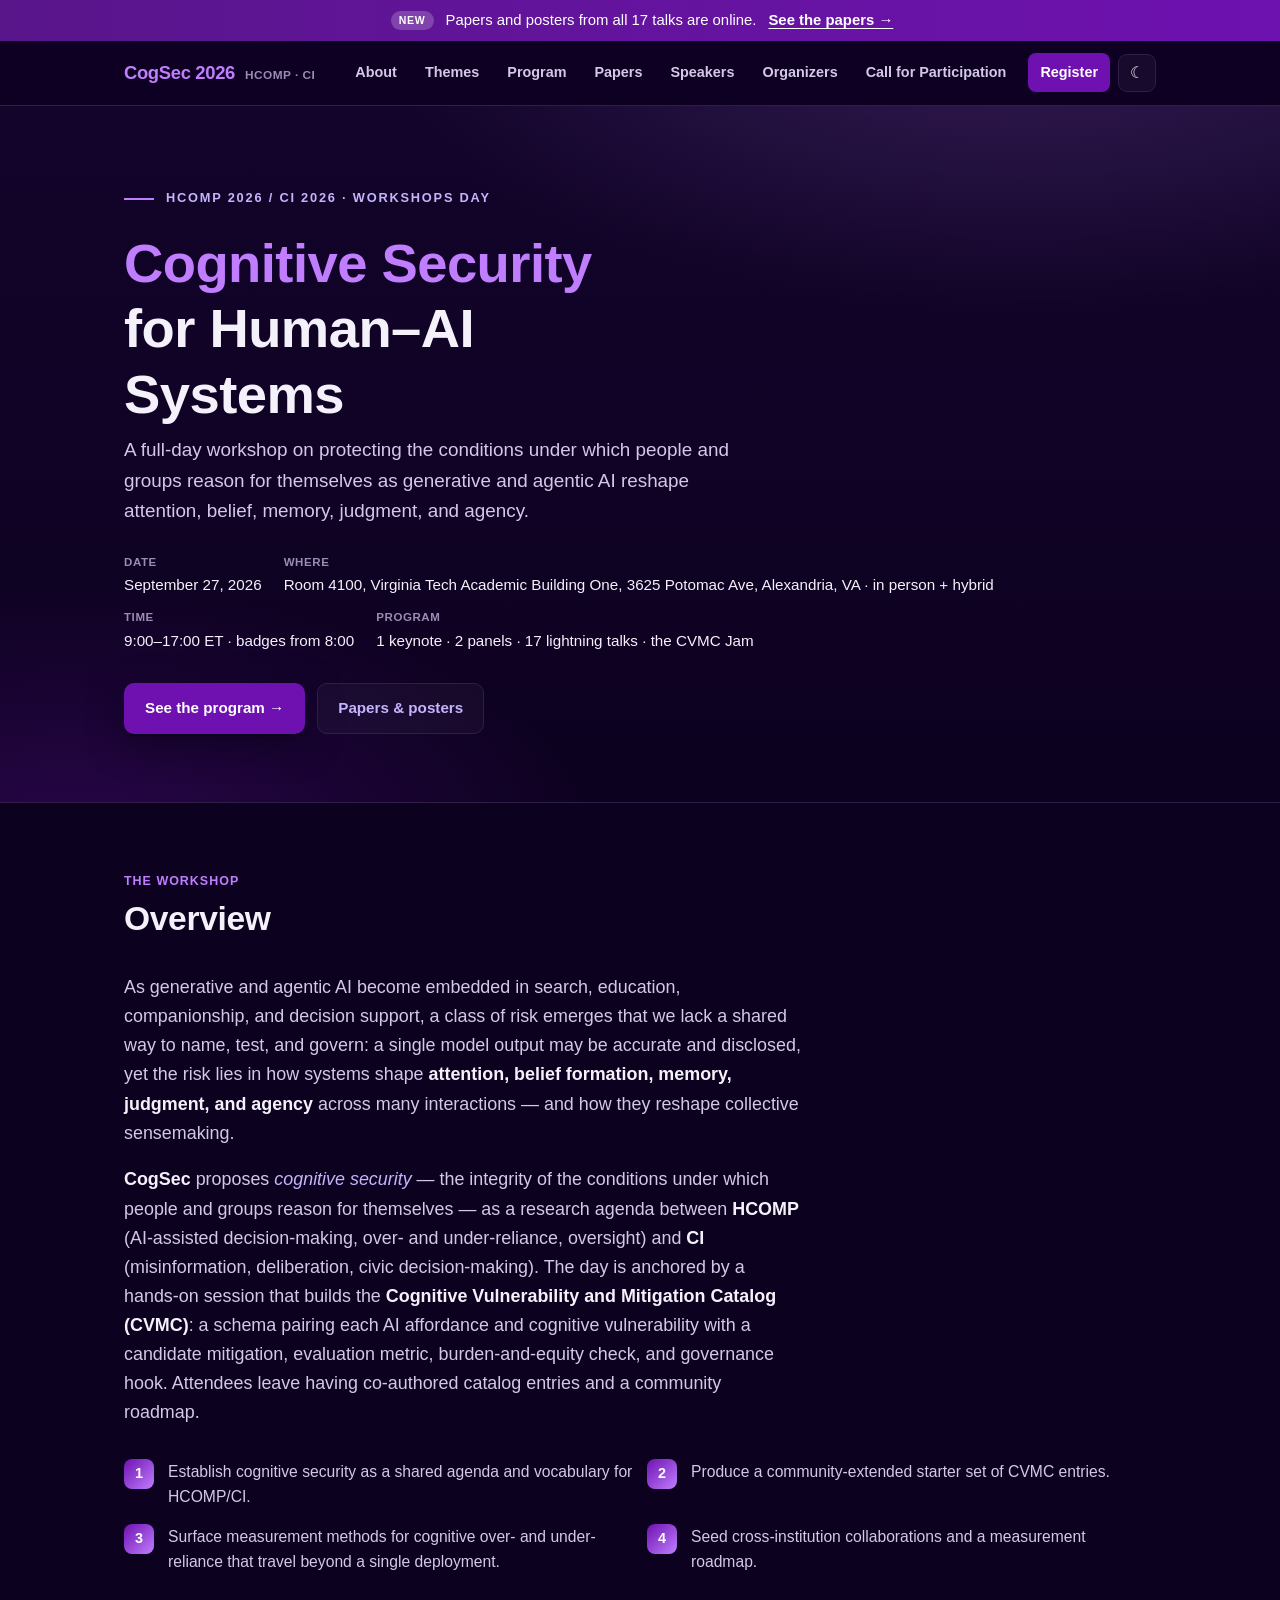
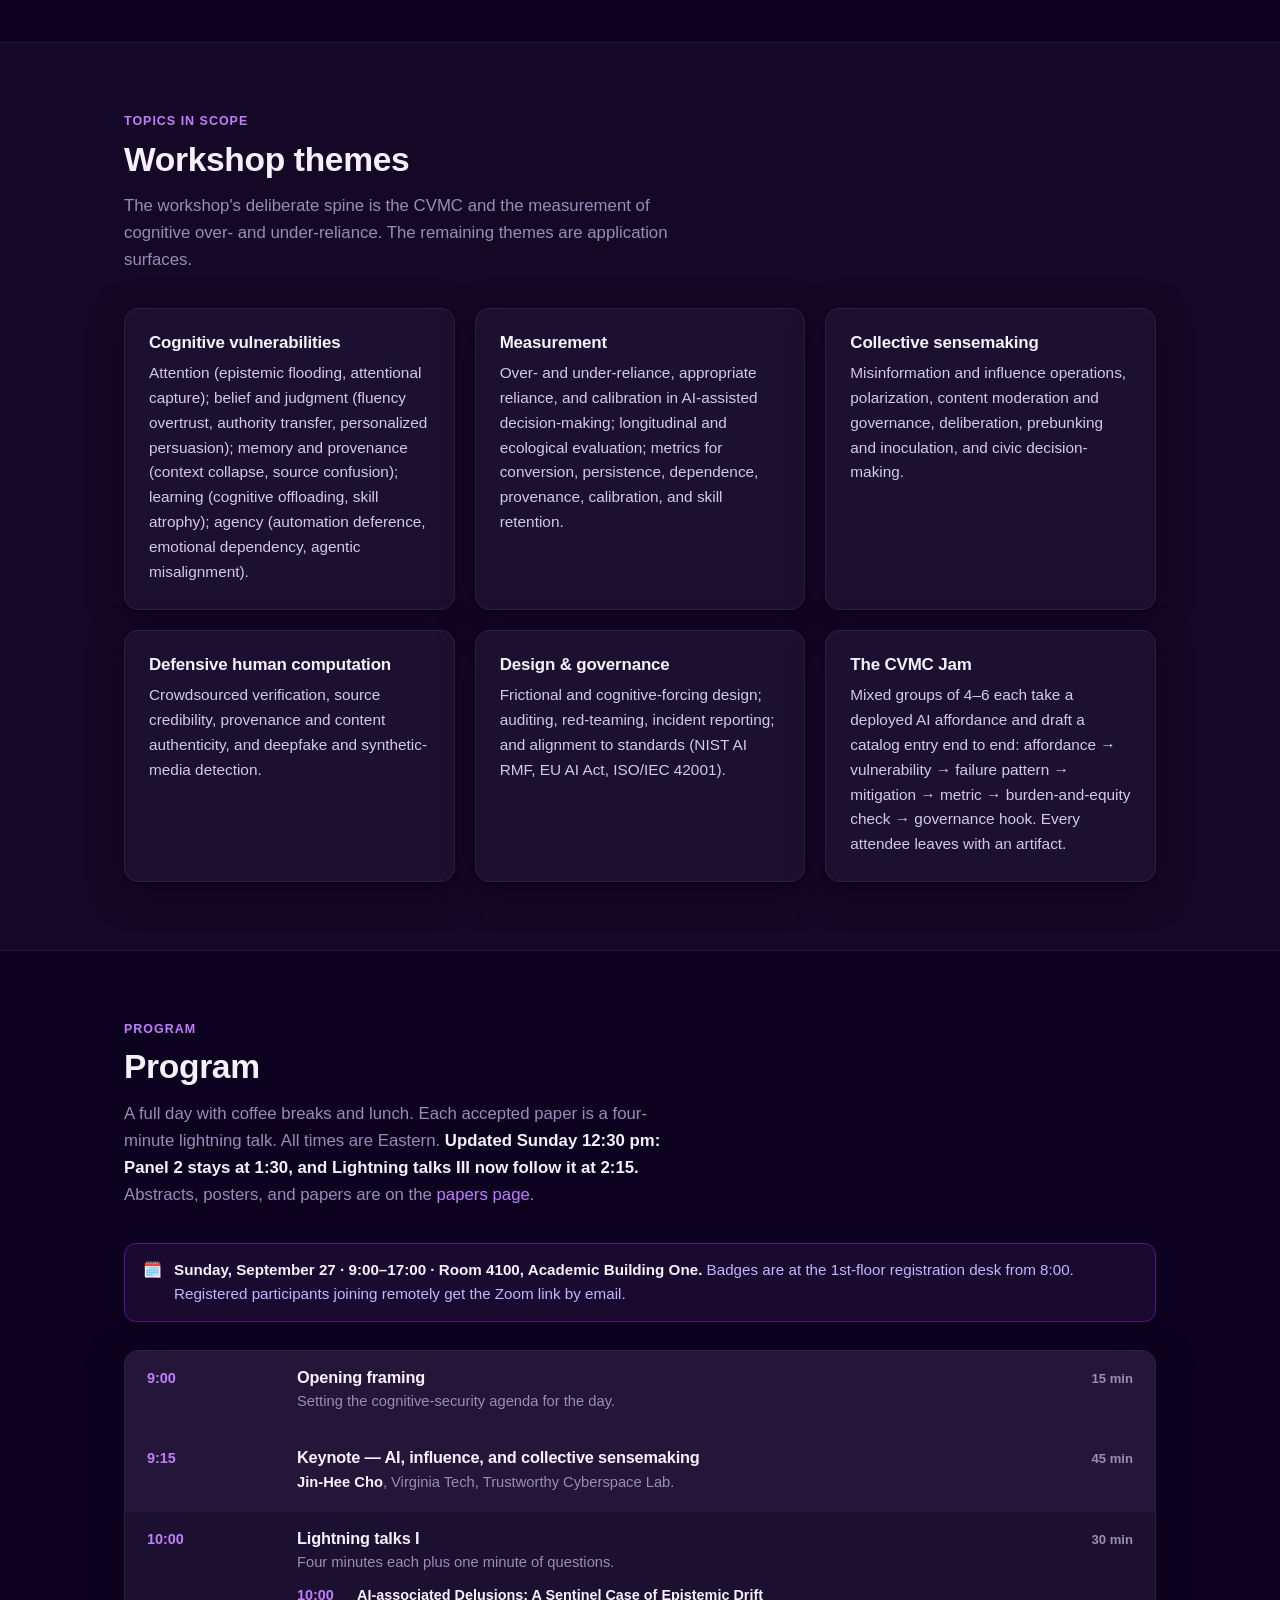
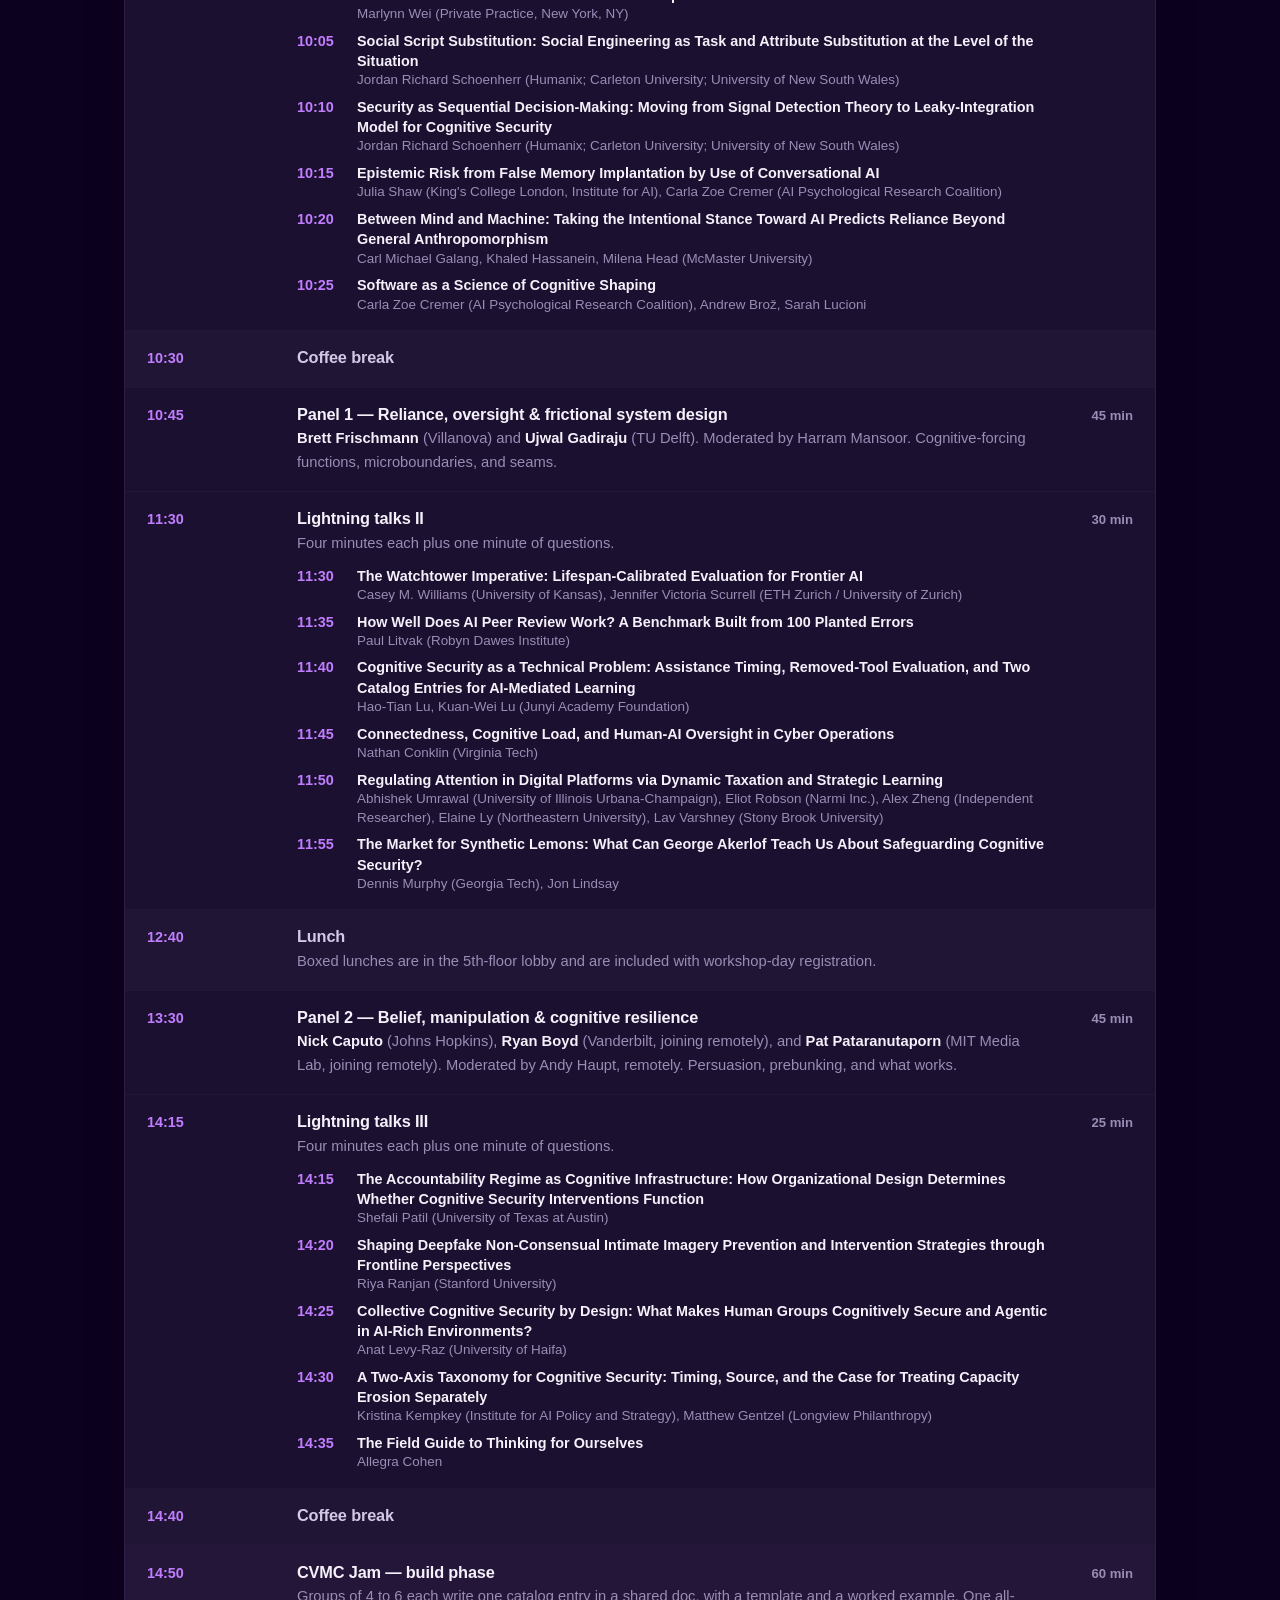
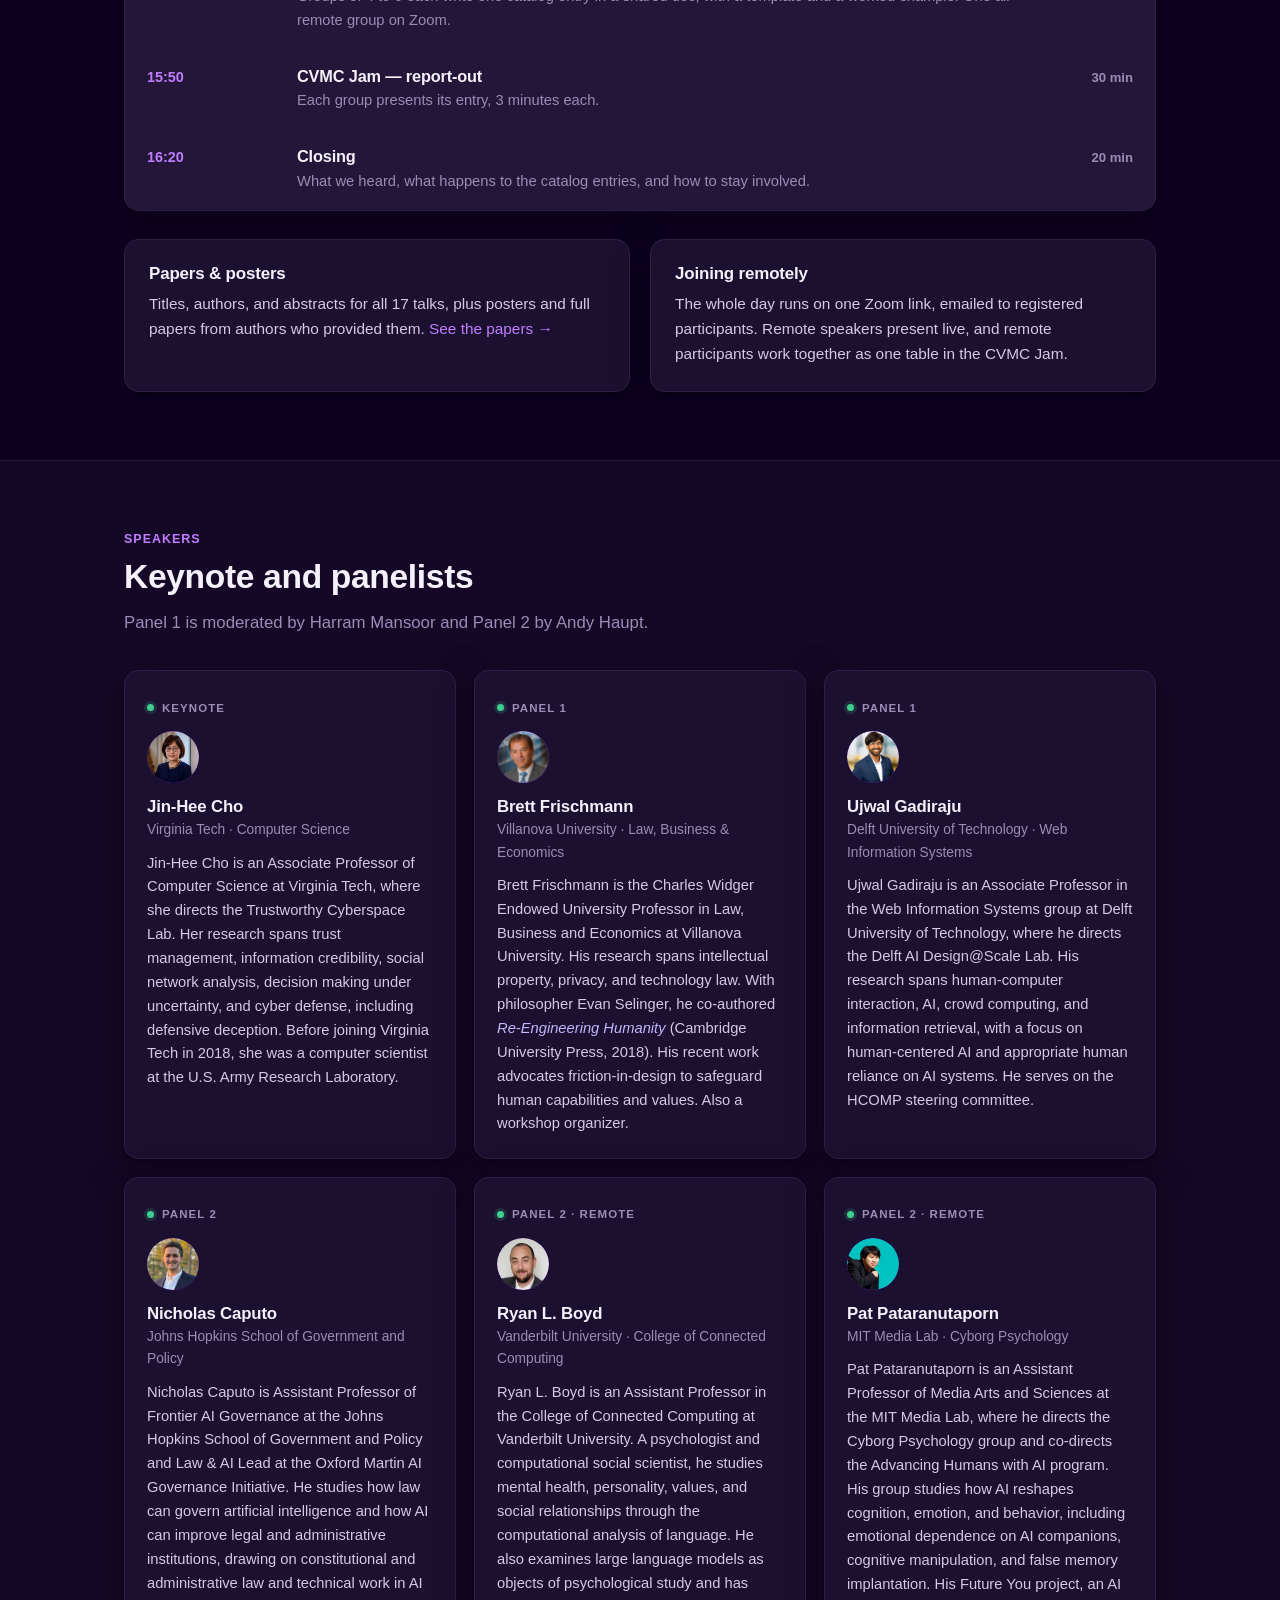
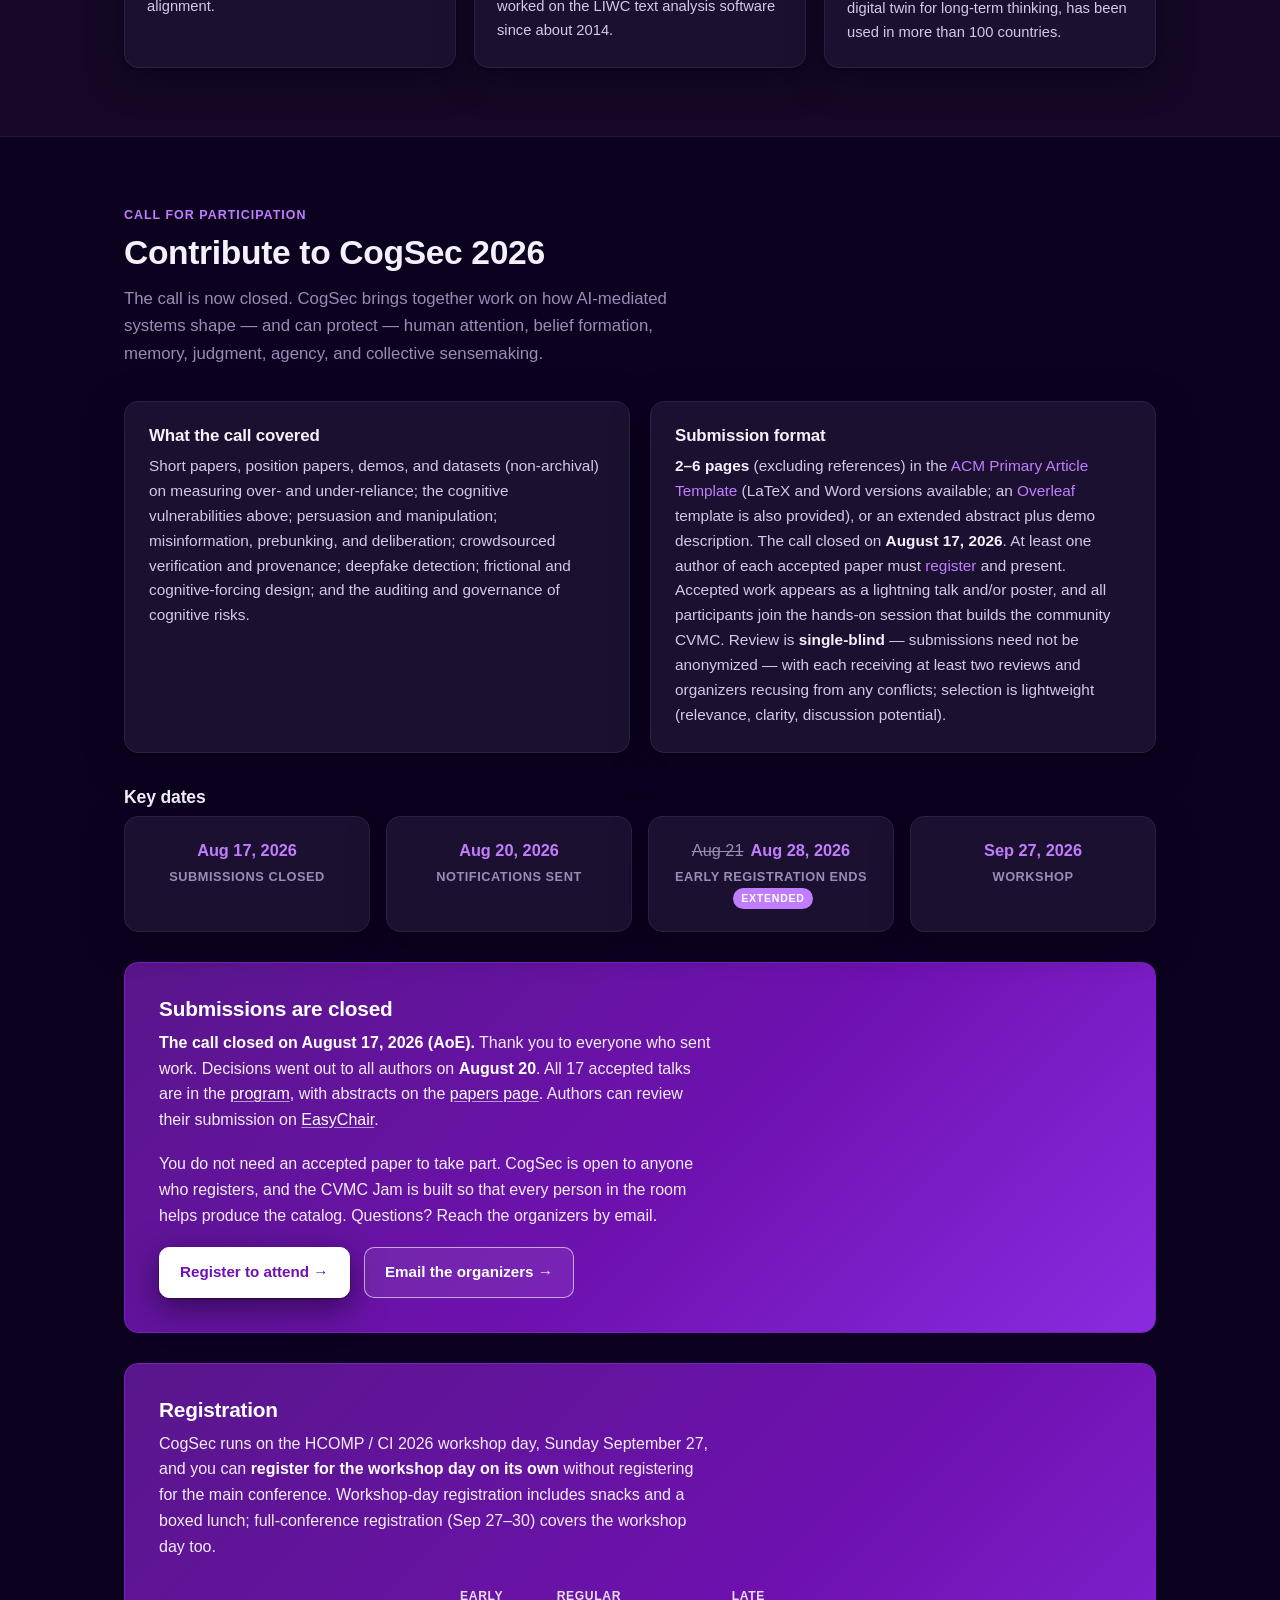
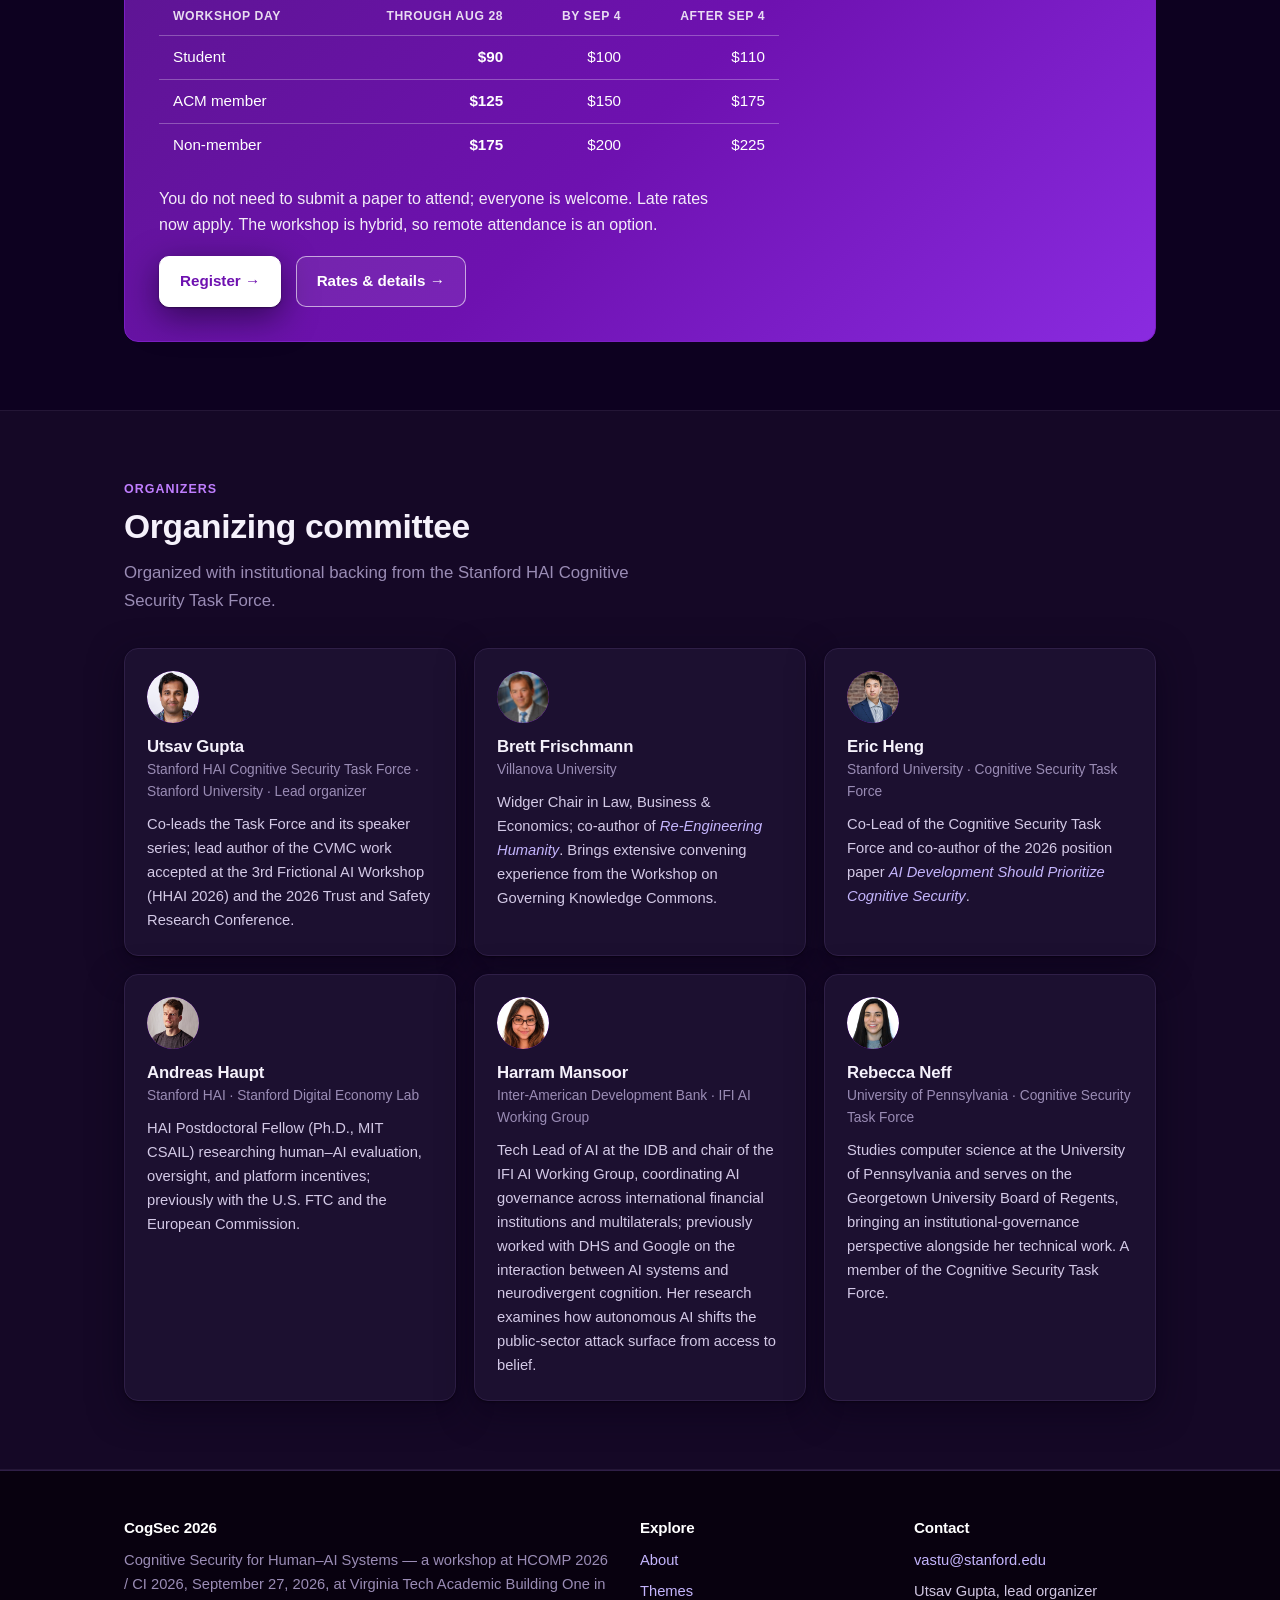
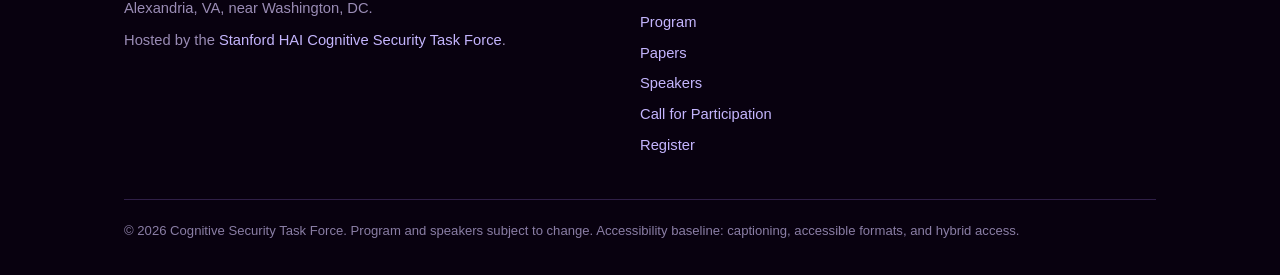
<file: index.html>
<!DOCTYPE html>
<html lang="en">
<head>
  <meta charset="UTF-8" />
  <meta name="viewport" content="width=device-width, initial-scale=1.0" />

  <!-- Primary -->
  <title>CogSec 2026 — Cognitive Security for Human–AI Systems | HCOMP / CI 2026 Workshop</title>
  <meta name="description" content="CogSec: a full-day HCOMP / CI 2026 workshop on cognitive security in human–AI systems. Near Washington, DC (Alexandria, VA) · September 27, 2026. Final program, speakers, and the digital gallery of all 17 accepted papers." />
  <meta name="keywords" content="cognitive security, human-AI systems, HCOMP 2026, Collective Intelligence 2026, AI trust and safety, over-reliance, under-reliance, appropriate reliance, cognitive vulnerabilities, CVMC, AI governance, misinformation, deepfake detection, frictional design, human computation" />
  <meta name="author" content="Stanford HAI Cognitive Security Task Force" />
  <meta name="robots" content="index, follow, max-image-preview:large" />
  <meta name="theme-color" content="#0d0120" />
  <!-- TODO: replace with the site's real deployed URL before launch -->
  <link rel="canonical" href="https://noetx.github.io/cogsec-2026/" />
  <link rel="icon" href="favicon.svg" type="image/svg+xml" />
  <link rel="apple-touch-icon" href="favicon.svg" />

  <!-- Open Graph -->
  <meta property="og:type" content="website" />
  <meta property="og:site_name" content="CogSec 2026 — Cognitive Security for Human–AI Systems" />
  <meta property="og:title" content="CogSec 2026 — Cognitive Security for Human–AI Systems" />
  <meta property="og:description" content="A full-day HCOMP / CI 2026 workshop building a shared vocabulary, a measurement agenda for over- and under-reliance, and the Cognitive Vulnerability and Mitigation Catalog (CVMC). Near Washington, DC (Alexandria, VA) · Sept 27, 2026. Final program, speakers, and digital gallery now posted." />
  <meta property="og:url" content="https://noetx.github.io/cogsec-2026/" />
  <!-- Call closed Aug 17; the dated CfP card is retired in favour of the evergreen cover. -->
  <meta property="og:image" content="https://noetx.github.io/cogsec-2026/images/og-cover.png?v=aug18" />
  <meta property="og:image:width" content="1200" />
  <meta property="og:image:height" content="630" />
  <meta property="og:image:alt" content="CogSec 2026: Cognitive Security for Human–AI Systems. Near Washington, DC, September 27, 2026." />
  <meta property="og:locale" content="en_US" />

  <!-- Twitter -->
  <meta name="twitter:card" content="summary_large_image" />
  <meta name="twitter:title" content="CogSec 2026 — Cognitive Security for Human–AI Systems" />
  <meta name="twitter:description" content="A full-day HCOMP / CI 2026 workshop on cognitive security in human–AI systems. Near Washington, DC (Alexandria, VA) · Sept 27, 2026. Final program, speakers, and digital gallery now posted." />
  <meta name="twitter:image" content="https://noetx.github.io/cogsec-2026/images/og-cover.png?v=aug18" />
  <meta name="twitter:image:alt" content="CogSec 2026: Cognitive Security for Human–AI Systems. Near Washington, DC, September 27, 2026." />

  <link rel="stylesheet" href="styles.css" />

  <!-- Structured data: the workshop as a schema.org Event -->
  <script type="application/ld+json">
  {
    "@context": "https://schema.org",
    "@type": "Event",
    "name": "CogSec 2026 — Cognitive Security for Human–AI Systems",
    "description": "A full-day HCOMP 2026 / CI 2026 workshop on cognitive security: protecting the conditions under which people and groups reason for themselves as generative and agentic AI reshape attention, belief, memory, judgment, and agency. Anchored by the Cognitive Vulnerability and Mitigation Catalog (CVMC).",
    "startDate": "2026-09-27",
    "endDate": "2026-09-27",
    "eventStatus": "https://schema.org/EventScheduled",
    "eventAttendanceMode": "https://schema.org/MixedEventAttendanceMode",
    "url": "https://noetx.github.io/cogsec-2026/",
    "image": "https://noetx.github.io/cogsec-2026/images/og-cover.png",
    "keywords": "cognitive security, human-AI systems, over-reliance, appropriate reliance, cognitive vulnerabilities, CVMC, AI governance, misinformation, deepfake detection, frictional design",
    "location": {
      "@type": "Place",
      "name": "Virginia Tech Academic Building One — HCOMP 2026 / CI 2026 (co-located)",
      "address": {
        "@type": "PostalAddress",
        "streetAddress": "3625 Potomac Ave",
        "addressLocality": "Alexandria",
        "addressRegion": "VA",
        "addressCountry": "US"
      }
    },
    "organizer": {
      "@type": "Organization",
      "name": "Stanford HAI Cognitive Security Task Force",
      "url": "https://cstf.dev/"
    },
    "superEvent": {
      "@type": "Event",
      "name": "ACM HCOMP 2026 / Collective Intelligence 2026",
      "url": "https://hcomp.acm.org/2026/"
    },
    "performer": [
      { "@type": "Person", "name": "Jin-Hee Cho", "affiliation": "Virginia Tech" },
      { "@type": "Person", "name": "Brett Frischmann", "affiliation": "Villanova University" },
      { "@type": "Person", "name": "Ujwal Gadiraju", "affiliation": "Delft University of Technology" },
      { "@type": "Person", "name": "Nicholas Caputo", "affiliation": "Johns Hopkins School of Government and Policy" },
      { "@type": "Person", "name": "Ryan L. Boyd", "affiliation": "Vanderbilt University" },
      { "@type": "Person", "name": "Pat Pataranutaporn", "affiliation": "MIT Media Lab" }
    ]
  }
  </script>
</head>
<body>

  <!-- ===================== ANNOUNCEMENT BANNER ===================== -->
  <a class="banner" href="gallery/index.html">
    <span class="ext">New</span>
    <span class="banner-text">Papers and posters from all 17 talks are online.</span>
    <span class="banner-cta">See the papers →</span>
  </a>

  <!-- ===================== NAV ===================== -->
  <nav class="nav">
    <div class="wrap">
      <a class="brand" href="#top">
        <span class="mark">CogSec&nbsp;2026</span>
        <span class="sub">HCOMP · CI</span>
      </a>
      <div class="nav-right">
        <div class="nav-links" id="menu">
          <a href="#about">About</a>
          <a href="#themes">Themes</a>
          <a href="#program">Program</a>
          <a href="gallery/index.html">Papers</a>
          <a href="#speakers">Speakers</a>
          <a href="#organizers">Organizers</a>
          <a href="#cfp">Call for Participation</a>
          <a href="#register" class="cta">Register</a>
        </div>
        <button id="theme-toggle" class="theme-toggle" aria-label="Toggle light and dark theme" onclick="toggleTheme()">☾</button>
        <button class="nav-toggle" aria-label="Menu" aria-controls="menu" aria-expanded="false" onclick="this.setAttribute('aria-expanded', document.getElementById('menu').classList.toggle('open'))">☰</button>
      </div>
    </div>
  </nav>

  <!-- ===================== HERO ===================== -->
  <header class="hero" id="top">
    <div class="wrap">
      <span class="eyebrow">HCOMP 2026 / CI 2026 · Workshops Day</span>
      <h1><span class="lede-title">Cognitive Security</span> for Human–AI Systems</h1>
      <p class="tagline">
        A full-day workshop on protecting the conditions under which people and groups
        reason for themselves as generative and agentic AI reshape attention, belief,
        memory, judgment, and agency.
      </p>

      <div class="meta">
        <div><strong>Date</strong>September 27, 2026</div>
        <div><strong>Where</strong>Room 4100, Virginia Tech Academic Building One, 3625 Potomac Ave, Alexandria, VA · in person + hybrid</div>
        <div><strong>Time</strong>9:00–17:00 ET · badges from 8:00</div>
        <div><strong>Program</strong>1 keynote · 2 panels · 17 lightning talks · the CVMC Jam</div>
      </div>

      <div class="btn-row">
        <a class="btn btn-primary" href="#program">See the program →</a>
        <a class="btn btn-ghost" href="gallery/index.html">Papers &amp; posters</a>
      </div>
    </div>
  </header>

  <!-- ===================== ABOUT ===================== -->
  <section id="about">
    <div class="wrap">
      <div class="section-head">
        <div class="kicker">The Workshop</div>
        <h2>Overview</h2>
      </div>
      <p class="lead">
        As generative and agentic AI become embedded in search, education, companionship, and
        decision support, a class of risk emerges that we lack a shared way to name, test, and
        govern: a single model output may be accurate and disclosed, yet the risk lies in how
        systems shape <strong>attention, belief formation, memory, judgment, and agency</strong>
        across many interactions — and how they reshape collective sensemaking.
      </p>
      <p class="lead">
        <strong>CogSec</strong> proposes <em>cognitive security</em> — the integrity of the
        conditions under which people and groups reason for themselves — as a research agenda
        between <strong>HCOMP</strong> (AI-assisted decision-making, over- and under-reliance,
        oversight) and <strong>CI</strong> (misinformation, deliberation, civic decision-making).
        The day is anchored by a hands-on session that builds the
        <strong>Cognitive Vulnerability and Mitigation Catalog (CVMC)</strong>: a schema pairing
        each AI affordance and cognitive vulnerability with a candidate mitigation, evaluation
        metric, burden-and-equity check, and governance hook. Attendees leave having co-authored
        catalog entries and a community roadmap.
      </p>

      <ul class="obj plain" style="margin-top:32px">
        <li><span class="n">1</span><span class="t">Establish cognitive security as a shared agenda and vocabulary for HCOMP/CI.</span></li>
        <li><span class="n">2</span><span class="t">Produce a community-extended starter set of CVMC entries.</span></li>
        <li><span class="n">3</span><span class="t">Surface measurement methods for cognitive over- and under-reliance that travel beyond a single deployment.</span></li>
        <li><span class="n">4</span><span class="t">Seed cross-institution collaborations and a measurement roadmap.</span></li>
      </ul>
    </div>
  </section>

  <!-- ===================== THEMES ===================== -->
  <section id="themes" class="alt">
    <div class="wrap">
      <div class="section-head">
        <div class="kicker">Topics in Scope</div>
        <h2>Workshop themes</h2>
        <p>The workshop's deliberate spine is the CVMC and the measurement of cognitive over- and under-reliance. The remaining themes are application surfaces.</p>
      </div>

      <div class="grid cols-3">
        <div class="card">
          <h3>Cognitive vulnerabilities</h3>
          <p>Attention (epistemic flooding, attentional capture); belief and judgment (fluency overtrust, authority transfer, personalized persuasion); memory and provenance (context collapse, source confusion); learning (cognitive offloading, skill atrophy); agency (automation deference, emotional dependency, agentic misalignment).</p>
        </div>
        <div class="card">
          <h3>Measurement</h3>
          <p>Over- and under-reliance, appropriate reliance, and calibration in AI-assisted decision-making; longitudinal and ecological evaluation; metrics for conversion, persistence, dependence, provenance, calibration, and skill retention.</p>
        </div>
        <div class="card">
          <h3>Collective sensemaking</h3>
          <p>Misinformation and influence operations, polarization, content moderation and governance, deliberation, prebunking and inoculation, and civic decision-making.</p>
        </div>
        <div class="card">
          <h3>Defensive human computation</h3>
          <p>Crowdsourced verification, source credibility, provenance and content authenticity, and deepfake and synthetic-media detection.</p>
        </div>
        <div class="card">
          <h3>Design &amp; governance</h3>
          <p>Frictional and cognitive-forcing design; auditing, red-teaming, incident reporting; and alignment to standards (NIST AI RMF, EU AI Act, ISO/IEC 42001).</p>
        </div>
        <div class="card">
          <h3>The CVMC Jam</h3>
          <p>Mixed groups of 4–6 each take a deployed AI affordance and draft a catalog entry end to end: affordance → vulnerability → failure pattern → mitigation → metric → burden-and-equity check → governance hook. Every attendee leaves with an artifact.</p>
        </div>
      </div>
    </div>
  </section>

  <!-- ===================== PROGRAM ===================== -->
  <section id="program">
    <div class="wrap">
      <div class="section-head">
        <div class="kicker">Program</div>
        <h2>Program</h2>
        <p>A full day with coffee breaks and lunch. Each accepted paper is a four-minute lightning talk. All times are Eastern. <strong>Updated Sunday 12:30 pm: Panel 2 stays at 1:30, and Lightning talks III now follow it at 2:15.</strong> Abstracts, posters, and papers are on the <a href="gallery/index.html">papers page</a>.</p>
      </div>

      <div class="notice">
        <span>🗓️</span>
        <div><strong>Sunday, September 27 · 9:00–17:00 · Room 4100, Academic Building One.</strong> Badges are at the
        1st-floor registration desk from 8:00. Registered participants joining remotely get the Zoom link by email.</div>
      </div>

      <div class="agenda">
        <div class="slot feature">
          <div class="time">9:00</div>
          <div class="what"><h4>Opening framing</h4><p>Setting the cognitive-security agenda for the day.</p></div>
          <div class="dur">15 min</div>
        </div>
        <div class="slot feature">
          <div class="time">9:15</div>
          <div class="what"><h4>Keynote — AI, influence, and collective sensemaking</h4><p><strong>Jin-Hee Cho</strong>, Virginia Tech, Trustworthy Cyberspace Lab.</p></div>
          <div class="dur">45 min</div>
        </div>
        <div class="slot">
          <div class="time">10:00</div>
          <div class="what"><h4>Lightning talks I</h4><p>Four minutes each plus one minute of questions.</p><ol class="talks"><li><span class="tk-time">10:00</span><a href="gallery/index.html#p01-wei">AI-associated Delusions: A Sentinel Case of Epistemic Drift</a><span class="tk-by">Marlynn Wei (Private Practice, New York, NY)</span></li><li><span class="tk-time">10:05</span><a href="gallery/index.html#p08-schoenherr-scripts">Social Script Substitution: Social Engineering as Task and Attribute Substitution at the Level of the Situation</a><span class="tk-by">Jordan Richard Schoenherr (Humanix; Carleton University; University of New South Wales)</span></li><li><span class="tk-time">10:10</span><a href="gallery/index.html#p05-schoenherr-sequential">Security as Sequential Decision-Making: Moving from Signal Detection Theory to Leaky-Integration Model for Cognitive Security</a><span class="tk-by">Jordan Richard Schoenherr (Humanix; Carleton University; University of New South Wales)</span></li><li><span class="tk-time">10:15</span><a href="gallery/index.html#p15-shaw-cremer">Epistemic Risk from False Memory Implantation by Use of Conversational AI</a><span class="tk-by">Julia Shaw (King's College London, Institute for AI), Carla Zoe Cremer (AI Psychological Research Coalition)</span></li><li><span class="tk-time">10:20</span><a href="gallery/index.html#p03-galang">Between Mind and Machine: Taking the Intentional Stance Toward AI Predicts Reliance Beyond General Anthropomorphism</a><span class="tk-by">Carl Michael Galang, Khaled Hassanein, Milena Head (McMaster University)</span></li><li><span class="tk-time">10:25</span><a href="gallery/index.html#p07-cremer">Software as a Science of Cognitive Shaping</a><span class="tk-by">Carla Zoe Cremer (AI Psychological Research Coalition), Andrew Brož, Sarah Lucioni</span></li></ol></div>
          <div class="dur">30 min</div>
        </div>
        <div class="slot break">
          <div class="time">10:30</div>
          <div class="what"><h4>Coffee break</h4></div>
          <div class="dur"></div>
        </div>
        <div class="slot">
          <div class="time">10:45</div>
          <div class="what"><h4>Panel 1 — Reliance, oversight &amp; frictional system design</h4><p><strong>Brett Frischmann</strong> (Villanova) and <strong>Ujwal Gadiraju</strong> (TU Delft). Moderated by Harram Mansoor. Cognitive-forcing functions, microboundaries, and seams.</p></div>
          <div class="dur">45 min</div>
        </div>
        <div class="slot">
          <div class="time">11:30</div>
          <div class="what"><h4>Lightning talks II</h4><p>Four minutes each plus one minute of questions.</p><ol class="talks"><li><span class="tk-time">11:30</span><a href="gallery/index.html#p06-williams-scurrell">The Watchtower Imperative: Lifespan-Calibrated Evaluation for Frontier AI</a><span class="tk-by">Casey M. Williams (University of Kansas), Jennifer Victoria Scurrell (ETH Zurich / University of Zurich)</span></li><li><span class="tk-time">11:35</span><a href="gallery/index.html#p18-litvak">How Well Does AI Peer Review Work? A Benchmark Built from 100 Planted Errors</a><span class="tk-by">Paul Litvak (Robyn Dawes Institute)</span></li><li><span class="tk-time">11:40</span><a href="gallery/index.html#p11-lu">Cognitive Security as a Technical Problem: Assistance Timing, Removed-Tool Evaluation, and Two Catalog Entries for AI-Mediated Learning</a><span class="tk-by">Hao-Tian Lu, Kuan-Wei Lu (Junyi Academy Foundation)</span></li><li><span class="tk-time">11:45</span><a href="gallery/index.html#p04-conklin">Connectedness, Cognitive Load, and Human-AI Oversight in Cyber Operations</a><span class="tk-by">Nathan Conklin (Virginia Tech)</span></li><li><span class="tk-time">11:50</span><a href="gallery/index.html#p12-umrawal">Regulating Attention in Digital Platforms via Dynamic Taxation and Strategic Learning</a><span class="tk-by">Abhishek Umrawal (University of Illinois Urbana-Champaign), Eliot Robson (Narmi Inc.), Alex Zheng (Independent Researcher), Elaine Ly (Northeastern University), Lav Varshney (Stony Brook University)</span></li><li><span class="tk-time">11:55</span><a href="gallery/index.html#p13-murphy">The Market for Synthetic Lemons: What Can George Akerlof Teach Us About Safeguarding Cognitive Security?</a><span class="tk-by">Dennis Murphy (Georgia Tech), Jon Lindsay</span></li></ol></div>
          <div class="dur">30 min</div>
        </div>
        <div class="slot break">
          <div class="time">12:40</div>
          <div class="what"><h4>Lunch</h4><p>Boxed lunches are in the 5th-floor lobby and are included with workshop-day registration.</p></div>
          <div class="dur"></div>
        </div>
        <div class="slot">
          <div class="time">13:30</div>
          <div class="what"><h4>Panel 2 — Belief, manipulation &amp; cognitive resilience</h4><p><strong>Nick Caputo</strong> (Johns Hopkins), <strong>Ryan Boyd</strong> (Vanderbilt, joining remotely), and <strong>Pat Pataranutaporn</strong> (MIT Media Lab, joining remotely). Moderated by Andy Haupt, remotely. Persuasion, prebunking, and what works.</p></div>
          <div class="dur">45 min</div>
        </div>
        <div class="slot">
          <div class="time">14:15</div>
          <div class="what"><h4>Lightning talks III</h4><p>Four minutes each plus one minute of questions.</p><ol class="talks"><li><span class="tk-time">14:15</span><a href="gallery/index.html#p09-patil">The Accountability Regime as Cognitive Infrastructure: How Organizational Design Determines Whether Cognitive Security Interventions Function</a><span class="tk-by">Shefali Patil (University of Texas at Austin)</span></li><li><span class="tk-time">14:20</span><a href="gallery/index.html#p14-ranjan">Shaping Deepfake Non-Consensual Intimate Imagery Prevention and Intervention Strategies through Frontline Perspectives</a><span class="tk-by">Riya Ranjan (Stanford University)</span></li><li><span class="tk-time">14:25</span><a href="gallery/index.html#p16-levy-raz">Collective Cognitive Security by Design: What Makes Human Groups Cognitively Secure and Agentic in AI-Rich Environments?</a><span class="tk-by">Anat Levy-Raz (University of Haifa)</span></li><li><span class="tk-time">14:30</span><a href="gallery/index.html#p17-kempkey-gentzel">A Two-Axis Taxonomy for Cognitive Security: Timing, Source, and the Case for Treating Capacity Erosion Separately</a><span class="tk-by">Kristina Kempkey (Institute for AI Policy and Strategy), Matthew Gentzel (Longview Philanthropy)</span></li><li><span class="tk-time">14:35</span><a href="gallery/index.html#p10-cohen">The Field Guide to Thinking for Ourselves</a><span class="tk-by">Allegra Cohen</span></li></ol></div>
          <div class="dur">25 min</div>
        </div>
        <div class="slot break">
          <div class="time">14:40</div>
          <div class="what"><h4>Coffee break</h4></div>
          <div class="dur"></div>
        </div>
        <div class="slot feature">
          <div class="time">14:50</div>
          <div class="what"><h4>CVMC Jam — build phase</h4><p>Groups of 4 to 6 each write one catalog entry in a shared doc, with a template and a worked example. One all-remote group on Zoom.</p></div>
          <div class="dur">60 min</div>
        </div>
        <div class="slot feature">
          <div class="time">15:50</div>
          <div class="what"><h4>CVMC Jam — report-out</h4><p>Each group presents its entry, 3 minutes each.</p></div>
          <div class="dur">30 min</div>
        </div>
        <div class="slot feature">
          <div class="time">16:20</div>
          <div class="what"><h4>Closing</h4><p>What we heard, what happens to the catalog entries, and how to stay involved.</p></div>
          <div class="dur">20 min</div>
        </div>
      </div>

      <div class="grid cols-2" style="margin-top:28px">
        <div class="card">
          <h3>Papers &amp; posters</h3>
          <p>Titles, authors, and abstracts for all 17 talks, plus posters and full papers from authors who provided them. <a href="gallery/index.html">See the papers →</a></p>
        </div>
        <div class="card">
          <h3>Joining remotely</h3>
          <p>The whole day runs on one Zoom link, emailed to registered participants. Remote speakers present live, and remote participants work together as one table in the CVMC Jam.</p>
        </div>
      </div>
    </div>
  </section>

  <!-- ===================== SPEAKERS ===================== -->
  <section id="speakers" class="alt">
    <div class="wrap">
      <div class="section-head">
        <div class="kicker">Speakers</div>
        <h2>Keynote and panelists</h2>
        <p>Panel 1 is moderated by Harram Mansoor and Panel 2 by Andy Haupt.</p>
      </div>

      <div class="people">
        <div class="person">
          <span class="badge confirmed">Keynote</span>
          <div class="avatar"><img src="images/jin-hee-cho.jpg" alt="Jin-Hee Cho" /></div>
          <h3>Jin-Hee Cho</h3>
          <p class="role">Virginia Tech · Computer Science</p>
          <p class="bio">Jin-Hee Cho is an Associate Professor of Computer Science at Virginia Tech, where she directs the Trustworthy Cyberspace Lab. Her research spans trust management, information credibility, social network analysis, decision making under uncertainty, and cyber defense, including defensive deception. Before joining Virginia Tech in 2018, she was a computer scientist at the U.S. Army Research Laboratory.</p>
        </div>
        <div class="person">
          <span class="badge confirmed">Panel 1</span>
          <div class="avatar"><img src="images/brett-frischmann.jpeg" alt="Brett Frischmann" /></div>
          <h3>Brett Frischmann</h3>
          <p class="role">Villanova University · Law, Business &amp; Economics</p>
          <p class="bio">Brett Frischmann is the Charles Widger Endowed University Professor in Law, Business and Economics at Villanova University. His research spans intellectual property, privacy, and technology law. With philosopher Evan Selinger, he co-authored <em>Re-Engineering Humanity</em> (Cambridge University Press, 2018). His recent work advocates friction-in-design to safeguard human capabilities and values. Also a workshop organizer.</p>
        </div>
        <div class="person">
          <span class="badge confirmed">Panel 1</span>
          <div class="avatar"><img src="images/ujwal-gadiraju.jpg" alt="Ujwal Gadiraju" /></div>
          <h3>Ujwal Gadiraju</h3>
          <p class="role">Delft University of Technology · Web Information Systems</p>
          <p class="bio">Ujwal Gadiraju is an Associate Professor in the Web Information Systems group at Delft University of Technology, where he directs the Delft AI Design@Scale Lab. His research spans human-computer interaction, AI, crowd computing, and information retrieval, with a focus on human-centered AI and appropriate human reliance on AI systems. He serves on the HCOMP steering committee.</p>
        </div>
        <div class="person">
          <span class="badge confirmed">Panel 2</span>
          <div class="avatar"><img src="images/nick-caputo.jpg" alt="Nicholas Caputo" /></div>
          <h3>Nicholas Caputo</h3>
          <p class="role">Johns Hopkins School of Government and Policy</p>
          <p class="bio">Nicholas Caputo is Assistant Professor of Frontier AI Governance at the Johns Hopkins School of Government and Policy and Law &amp; AI Lead at the Oxford Martin AI Governance Initiative. He studies how law can govern artificial intelligence and how AI can improve legal and administrative institutions, drawing on constitutional and administrative law and technical work in AI alignment.</p>
        </div>
        <div class="person">
          <span class="badge confirmed">Panel 2 · Remote</span>
          <div class="avatar"><img src="images/ryan-boyd.jpg" alt="Ryan L. Boyd" /></div>
          <h3>Ryan L. Boyd</h3>
          <p class="role">Vanderbilt University · College of Connected Computing</p>
          <p class="bio">Ryan L. Boyd is an Assistant Professor in the College of Connected Computing at Vanderbilt University. A psychologist and computational social scientist, he studies mental health, personality, values, and social relationships through the computational analysis of language. He also examines large language models as objects of psychological study and has worked on the LIWC text analysis software since about 2014.</p>
        </div>
        <div class="person">
          <span class="badge confirmed">Panel 2 · Remote</span>
          <div class="avatar"><img src="images/pat-pataranutaporn.jpg" alt="Pat Pataranutaporn" /></div>
          <h3>Pat Pataranutaporn</h3>
          <p class="role">MIT Media Lab · Cyborg Psychology</p>
          <p class="bio">Pat Pataranutaporn is an Assistant Professor of Media Arts and Sciences at the MIT Media Lab, where he directs the Cyborg Psychology group and co-directs the Advancing Humans with AI program. His group studies how AI reshapes cognition, emotion, and behavior, including emotional dependence on AI companions, cognitive manipulation, and false memory implantation. His Future You project, an AI digital twin for long-term thinking, has been used in more than 100 countries.</p>
        </div>
      </div>
    </div>
  </section>

  <!-- ===================== CFP ===================== -->
  <section id="cfp">
    <div class="wrap">
      <div class="section-head">
        <div class="kicker">Call for Participation</div>
        <h2>Contribute to CogSec 2026</h2>
        <p>The call is now closed. CogSec brings together work on how AI-mediated systems shape — and can protect — human attention, belief formation, memory, judgment, agency, and collective sensemaking.</p>
      </div>

      <div class="grid cols-2">
        <div class="card">
          <h3>What the call covered</h3>
          <p>Short papers, position papers, demos, and datasets (non-archival) on measuring over- and under-reliance; the cognitive vulnerabilities above; persuasion and manipulation; misinformation, prebunking, and deliberation; crowdsourced verification and provenance; deepfake detection; frictional and cognitive-forcing design; and the auditing and governance of cognitive risks.</p>
        </div>
        <div class="card">
          <h3>Submission format</h3>
          <p><strong>2–6 pages</strong> (excluding references) in the <a href="https://www.acm.org/publications/proceedings-template" target="_blank" rel="noopener">ACM Primary Article Template</a> (LaTeX and Word versions available; an <a href="https://www.overleaf.com/latex/templates/association-for-computing-machinery-acm-sig-proceedings-template/bmvfhcdnxfty" target="_blank" rel="noopener">Overleaf</a> template is also provided), or an extended abstract plus demo description. The call closed on <strong>August 17, 2026</strong>. At least one author of each accepted paper must <a href="#register">register</a> and present. Accepted work appears as a lightning talk and/or poster, and all participants join the hands-on session that builds the community CVMC. Review is <strong>single-blind</strong> — submissions need not be anonymized — with each receiving at least two reviews and organizers recusing from any conflicts; selection is lightweight (relevance, clarity, discussion potential).</p>
        </div>
      </div>

      <h3 style="margin:34px 0 4px; font-size:1.1rem">Key dates</h3>
      <div class="dates">
        <div class="date-card"><div class="d">Aug 17, 2026</div><div class="l">Submissions closed</div></div>
        <div class="date-card"><div class="d">Aug 20, 2026</div><div class="l">Notifications sent</div></div>
        <div class="date-card"><div class="d"><s class="was">Aug 21</s> Aug 28, 2026</div><div class="l">Early registration ends <span class="ext">Extended</span></div></div>
        <div class="date-card"><div class="d">Sep 27, 2026</div><div class="l">Workshop</div></div>
      </div>
      
      <div class="callout">
        <h3>Submissions are closed</h3>
        <p><strong>The call closed on August 17, 2026 (AoE).</strong> Thank you to everyone who sent work. Decisions went out to all authors on <strong>August 20</strong>. All 17 accepted talks are in the <a href="#program">program</a>, with abstracts on the <a href="gallery/index.html">papers page</a>. Authors can review their submission on <a href="https://easychair.org/conferences/?conf=cogsec2026" target="_blank" rel="noopener">EasyChair</a>.</p>
        <p>You do not need an accepted paper to take part. CogSec is open to anyone who registers, and the CVMC Jam is built so that every person in the room helps produce the catalog. Questions? Reach the organizers by email.</p>
        <a class="btn btn-primary" href="#register" style="margin-right:10px;">Register to attend →</a>
        <a class="btn" href="mailto:vastu@stanford.edu?subject=CogSec%202026%20Inquiry">Email the organizers →</a>
      </div>

      <div class="callout" id="register">
        <h3>Registration</h3>
        <p>CogSec runs on the HCOMP / CI 2026 workshop day, Sunday September 27, and you can <strong>register for the workshop day on its own</strong> without registering for the main conference. Workshop-day registration includes snacks and a boxed lunch; full-conference registration (Sep 27–30) covers the workshop day too.</p>
        <table class="rates">
          <thead>
            <tr><th>Workshop day</th><th>Early<br />through Aug 28</th><th>Regular<br />by Sep 4</th><th>Late<br />after Sep 4</th></tr>
          </thead>
          <tbody>
            <tr><td>Student</td><td>$90</td><td>$100</td><td>$110</td></tr>
            <tr><td>ACM member</td><td>$125</td><td>$150</td><td>$175</td></tr>
            <tr><td>Non-member</td><td>$175</td><td>$200</td><td>$225</td></tr>
          </tbody>
        </table>
        <p>You do not need to submit a paper to attend; everyone is welcome. Late rates now apply. The workshop is hybrid, so remote attendance is an option.</p>
        <a class="btn btn-primary" href="https://web.cvent.com/event/f524060f-8e24-462f-8b41-c858cf0db253/summary" target="_blank" rel="noopener" style="margin-right:10px;">Register →</a>
        <a class="btn" href="https://hcomp.acm.org/2026/registration.html" target="_blank" rel="noopener">Rates &amp; details →</a>
      </div>
    </div>
  </section>

  <!-- ===================== ORGANIZERS ===================== -->
  <section id="organizers" class="alt">
    <div class="wrap">
      <div class="section-head">
        <div class="kicker">Organizers</div>
        <h2>Organizing committee</h2>
        <p>Organized with institutional backing from the Stanford HAI Cognitive Security Task Force.</p>
      </div>

      <div class="people">
        <div class="person">
          <div class="avatar"><img src="images/utsav-gupta.jpeg" alt="Utsav Gupta" /></div>
          <h3>Utsav Gupta</h3>
          <p class="role">Stanford HAI Cognitive Security Task Force · Stanford University · Lead organizer</p>
          <p class="bio">Co-leads the Task Force and its speaker series; lead author of the CVMC work accepted at the 3rd Frictional AI Workshop (HHAI 2026) and the 2026 Trust and Safety Research Conference.</p>
        </div>
        <div class="person">
          <div class="avatar"><img src="images/brett-frischmann.jpeg" alt="Brett Frischmann" /></div>
          <h3>Brett Frischmann</h3>
          <p class="role">Villanova University</p>
          <p class="bio">Widger Chair in Law, Business &amp; Economics; co-author of <em>Re-Engineering Humanity</em>. Brings extensive convening experience from the Workshop on Governing Knowledge Commons.</p>
        </div>
        <div class="person">
          <div class="avatar"><img src="images/eric-heng.png" alt="Eric Heng" /></div>
          <h3>Eric Heng</h3>
          <p class="role">Stanford University · Cognitive Security Task Force</p>
          <p class="bio">Co-Lead of the Cognitive Security Task Force and co-author of the 2026 position paper <em>AI Development Should Prioritize Cognitive Security</em>.</p>
        </div>
        <div class="person">
          <div class="avatar"><img src="images/andreas-haupt.jpg" alt="Andreas Haupt" /></div>
          <h3>Andreas Haupt</h3>
          <p class="role">Stanford HAI · Stanford Digital Economy Lab</p>
          <p class="bio">HAI Postdoctoral Fellow (Ph.D., MIT CSAIL) researching human–AI evaluation, oversight, and platform incentives; previously with the U.S. FTC and the European Commission.</p>
        </div>
        <div class="person">
          <div class="avatar"><img src="images/harram-mansoor.jpg" alt="Harram Mansoor" /></div>
          <h3>Harram Mansoor</h3>
          <p class="role">Inter-American Development Bank · IFI AI Working Group</p>
          <p class="bio">Tech Lead of AI at the IDB and chair of the IFI AI Working Group, coordinating AI governance across international financial institutions and multilaterals; previously worked with DHS and Google on the interaction between AI systems and neurodivergent cognition. Her research examines how autonomous AI shifts the public-sector attack surface from access to belief.</p>
        </div>
        <div class="person">
          <div class="avatar"><img src="images/rebecca-neff.jpg" alt="Rebecca Neff" /></div>
          <h3>Rebecca Neff</h3>
          <p class="role">University of Pennsylvania · Cognitive Security Task Force</p>
          <p class="bio">Studies computer science at the University of Pennsylvania and serves on the Georgetown University Board of Regents, bringing an institutional-governance perspective alongside her technical work. A member of the Cognitive Security Task Force.</p>
        </div>
      </div>
    </div>
  </section>

  <!-- ===================== FOOTER ===================== -->
  <footer>
    <div class="wrap">
      <div class="cols">
        <div>
          <h4>CogSec 2026</h4>
          <p>Cognitive Security for Human–AI Systems — a workshop at HCOMP 2026 / CI 2026, September 27, 2026, at Virginia Tech Academic Building One in Alexandria, VA, near Washington, DC.</p>
          <p>Hosted by the <a href="https://cstf.dev" target="_blank" rel="noopener">Stanford HAI Cognitive Security Task Force</a>.</p>
        </div>
        <div>
          <h4>Explore</h4>
          <ul>
            <li><a href="#about">About</a></li>
            <li><a href="#themes">Themes</a></li>
            <li><a href="#program">Program</a></li>
            <li><a href="gallery/index.html">Papers</a></li>
            <li><a href="#speakers">Speakers</a></li>
            <li><a href="#cfp">Call for Participation</a></li>
            <li><a href="#register">Register</a></li>
          </ul>
        </div>
        <div>
          <h4>Contact</h4>
          <ul>
            <li><a href="mailto:vastu@stanford.edu">vastu@stanford.edu</a></li>
            <li>Utsav Gupta, lead organizer</li>
          </ul>
        </div>
      </div>
      <div class="fine">© 2026 Cognitive Security Task Force. Program and speakers subject to change. Accessibility baseline: captioning, accessible formats, and hybrid access.</div>
    </div>
  </footer>

  <script>
    // Close mobile menu after clicking a link
    document.querySelectorAll('#menu a').forEach(function (a) {
      a.addEventListener('click', function () {
        document.getElementById('menu').classList.remove('open');
      });
    });

    // Light / dark theme toggle (persisted)
    function applyTheme(theme) {
      document.documentElement.setAttribute('data-theme', theme);
      var btn = document.getElementById('theme-toggle');
      if (btn) {
        btn.textContent = theme === 'light' ? '☀' : '☾';
        btn.setAttribute('aria-pressed', theme === 'light');
      }
      try { localStorage.setItem('cogsec-theme', theme); } catch (e) {}
    }
    function toggleTheme() {
      var current = document.documentElement.getAttribute('data-theme') || 'dark';
      applyTheme(current === 'dark' ? 'light' : 'dark');
    }
    (function () {
      var saved;
      try { saved = localStorage.getItem('cogsec-theme'); } catch (e) {}
      applyTheme(saved || 'dark');
    })();
  </script>
</body>
</html>
</file>
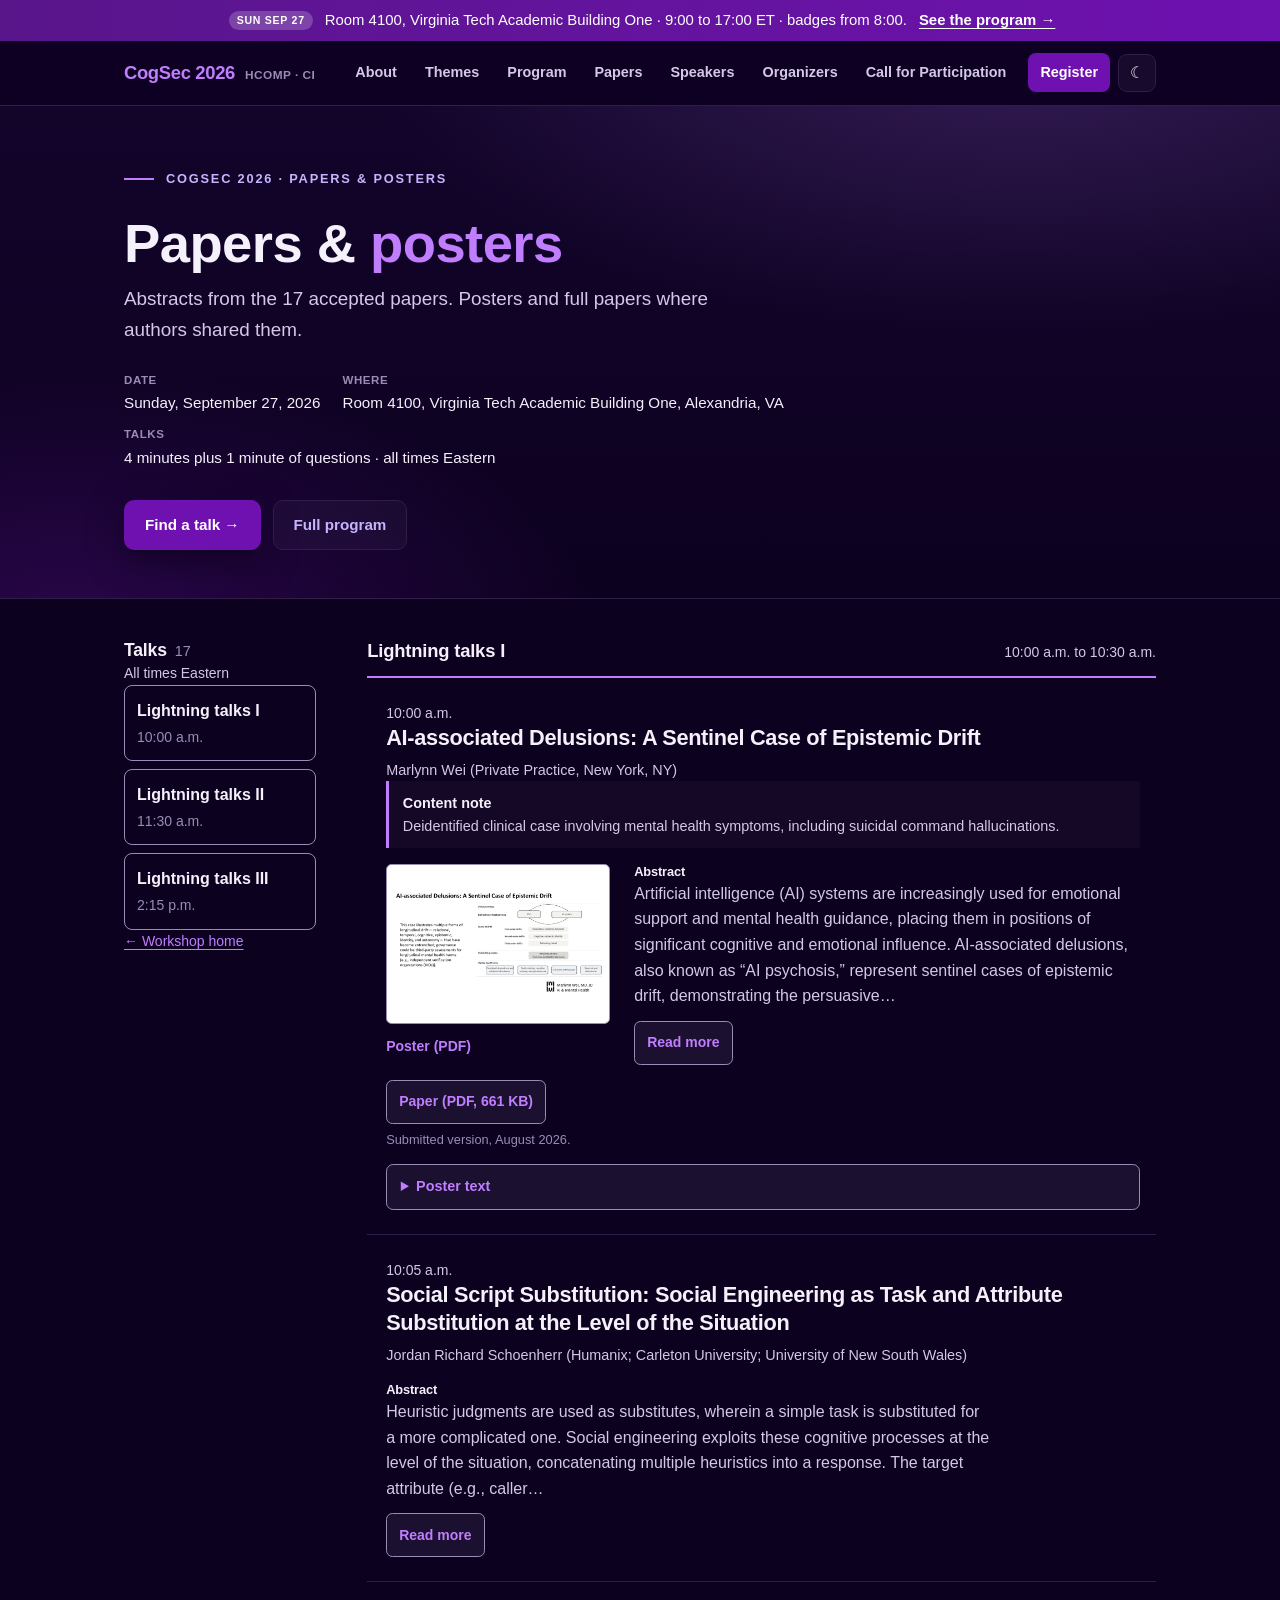
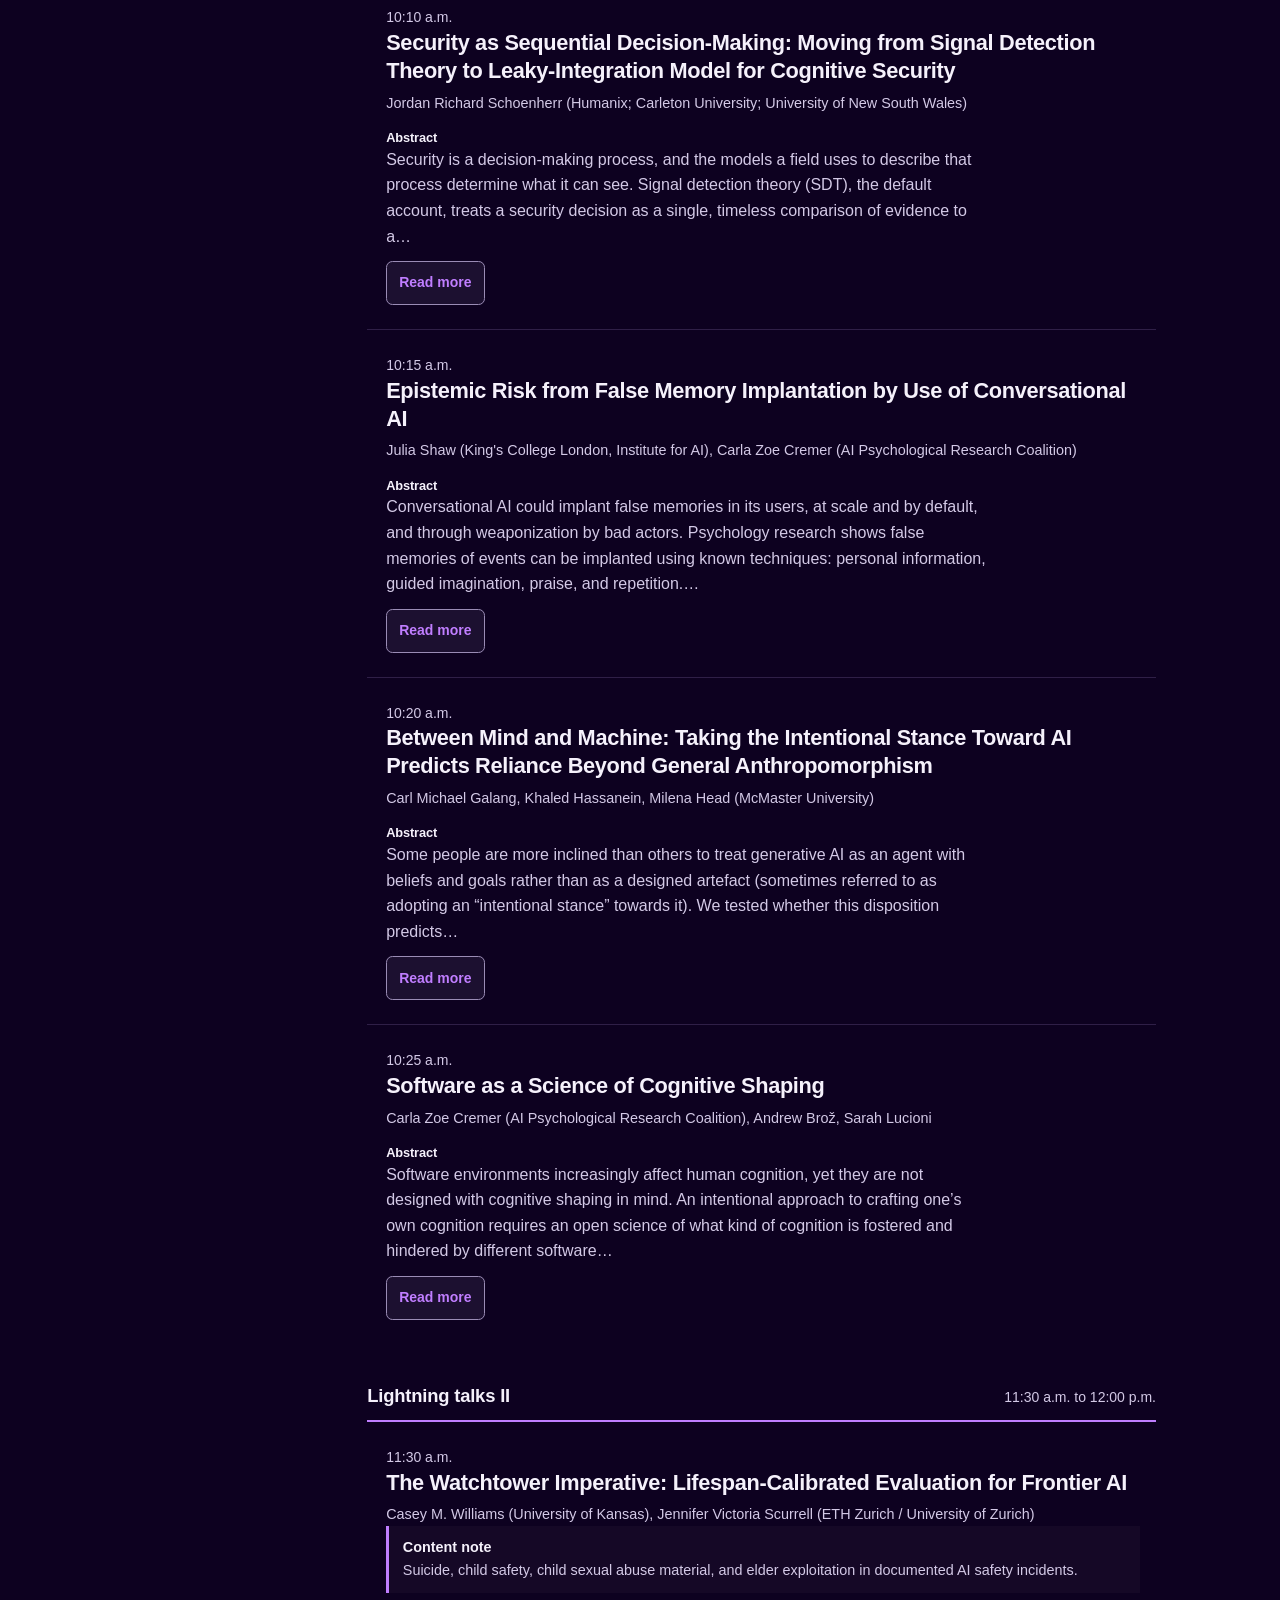
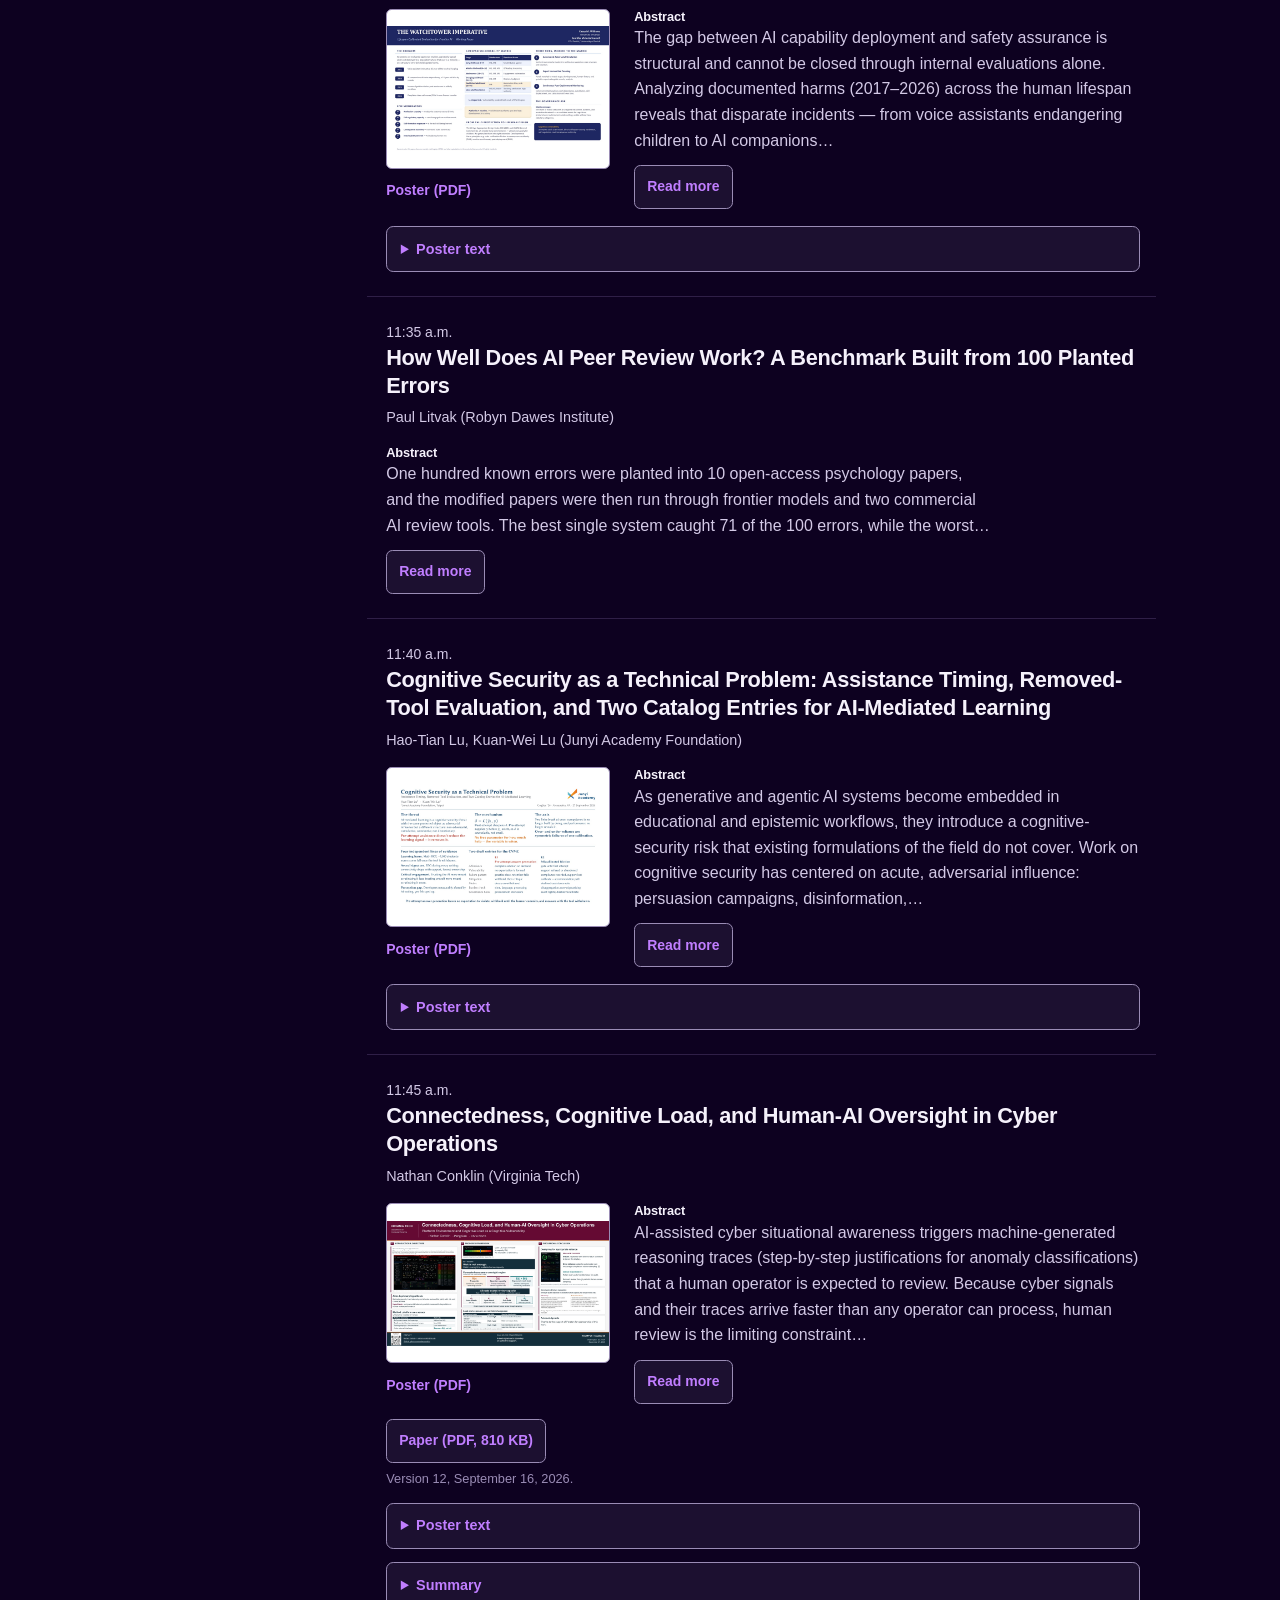
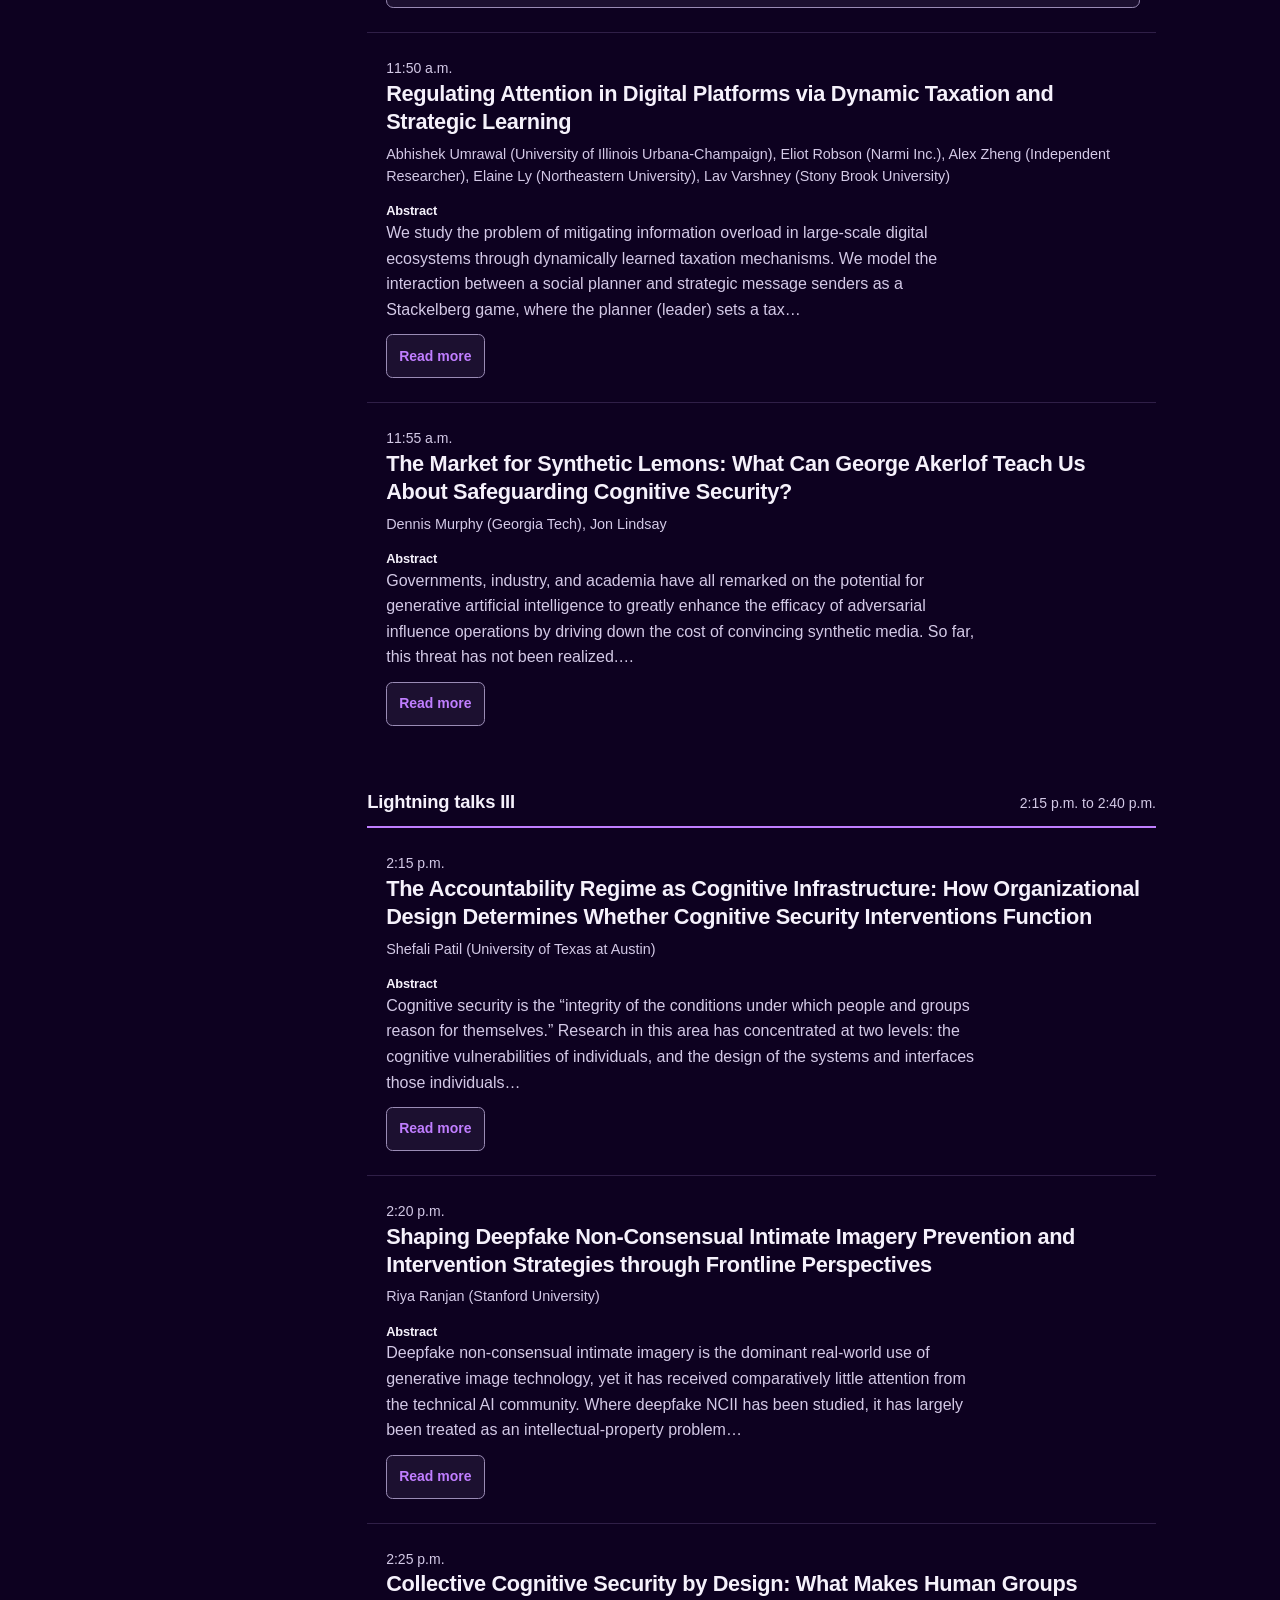
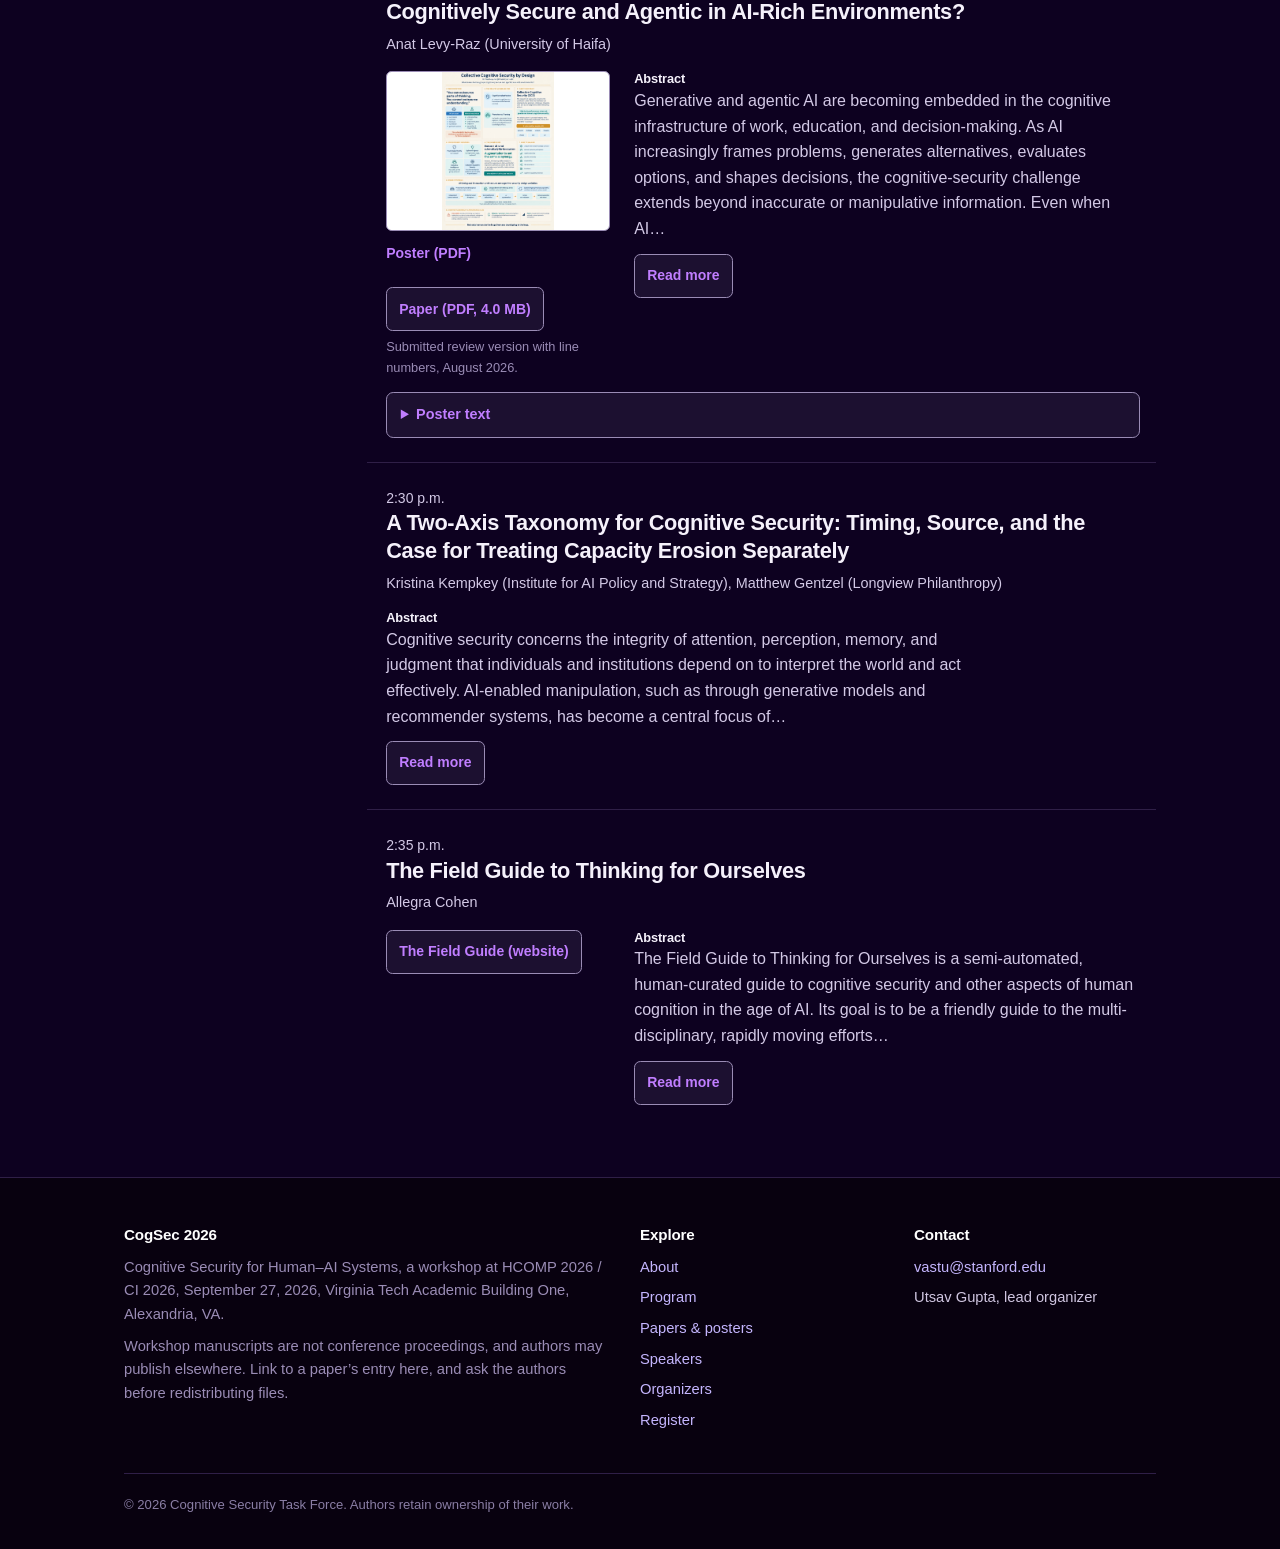
<file: gallery/index.html>
<!DOCTYPE html>
<html lang="en" class="g-root">
<head>
  <meta charset="UTF-8" />
  <meta name="viewport" content="width=device-width, initial-scale=1.0" />
  <title>Papers &amp; posters | CogSec 2026</title>
  <meta name="description" content="Papers and posters from CogSec 2026, a workshop on cognitive security in human–AI systems. September 27, 2026, Alexandria, VA. ACM HCOMP / CI 2026." />
  <meta name="theme-color" content="#0d0120" />
  <link rel="canonical" href="https://noetx.github.io/cogsec-2026/gallery/" />
  <link rel="icon" href="../favicon.svg" type="image/svg+xml" />
  <meta property="og:type" content="website" />
  <meta property="og:site_name" content="CogSec 2026" />
  <meta property="og:title" content="Papers &amp; posters | CogSec 2026" />
  <meta property="og:description" content="Papers and posters from CogSec 2026. September 27, 2026, Alexandria, VA." />
  <meta property="og:url" content="https://noetx.github.io/cogsec-2026/gallery/" />
  <meta property="og:image" content="https://noetx.github.io/cogsec-2026/images/og-cover.png?v=aug18" />
  <meta property="og:image:alt" content="CogSec 2026: Cognitive Security for Human–AI Systems. Near Washington, DC, September 27, 2026." />
  <meta name="twitter:card" content="summary_large_image" />
  <script>try{var t=localStorage.getItem('cogsec-theme');if(t==='light'||t==='dark')document.documentElement.setAttribute('data-theme',t);}catch(e){}</script>
  <link rel="stylesheet" href="../styles.css" />
</head>
<body class="g-page">
  <a class="g-skip" href="#talks">Skip to talks</a>

  <a class="banner" href="../index.html#program">
    <span class="ext">Sun Sep 27</span>
    <span class="banner-text">Room 4100, Virginia Tech Academic Building One · 9:00 to 17:00 ET · badges from 8:00.</span>
    <span class="banner-cta">See the program →</span>
  </a>

  <nav class="nav">
    <div class="wrap">
      <a class="brand" href="../index.html">
        <span class="mark">CogSec&nbsp;2026</span>
        <span class="sub">HCOMP · CI</span>
      </a>
      <div class="nav-right">
        <div class="nav-links" id="menu">
          <a href="../index.html#about">About</a>
          <a href="../index.html#themes">Themes</a>
          <a href="../index.html#program">Program</a>
          <a href="index.html" aria-current="page">Papers</a>
          <a href="../index.html#speakers">Speakers</a>
          <a href="../index.html#organizers">Organizers</a>
          <a href="../index.html#cfp">Call for Participation</a>
          <a href="../index.html#register" class="cta">Register</a>
        </div>
        <button id="theme-toggle" class="theme-toggle" aria-label="Toggle light and dark theme" type="button">☾</button>
        <button class="nav-toggle" aria-label="Menu" aria-controls="menu" aria-expanded="false" type="button">☰</button>
      </div>
    </div>
  </nav>

  <main>
    <header class="hero" id="top">
      <div class="wrap">
        <span class="eyebrow">CogSec 2026 · Papers &amp; posters</span>
        <h1>Papers &amp; <span class="lede-title">posters</span></h1>
        <p class="tagline">Abstracts from the 17 accepted papers. Posters and full papers where authors shared them.</p>
        <div class="meta">
          <div><strong>Date</strong>Sunday, September 27, 2026</div>
          <div><strong>Where</strong>Room 4100, Virginia Tech Academic Building One, Alexandria, VA</div>
          <div><strong>Talks</strong>4 minutes plus 1 minute of questions · all times Eastern</div>
        </div>
        <div class="btn-row">
          <a class="btn btn-primary" href="#talks">Find a talk →</a>
          <a class="btn btn-ghost" href="../index.html#program">Full program</a>
        </div>
      </div>
    </header>

    <div class="wrap">
    <div class="g-layout" id="talks" tabindex="-1">
      <aside class="g-index" aria-labelledby="g-index-title">
        <h2 id="g-index-title">Talks <span class="g-count">17</span></h2>
        <p class="g-muted">All times Eastern</p>
        <p class="g-clock" id="g-clock" hidden><time id="g-clock-time"></time></p>
        <div id="g-current" class="g-current" role="status" aria-live="polite" aria-atomic="true" hidden></div>
        <nav aria-label="Talk blocks">
          <ul class="g-block-links" role="list">
            <li><a href="#block-1"><strong>Lightning talks I</strong><time datetime="2026-09-27T10:00:00-04:00">10:00 a.m.</time></a></li>
<li><a href="#block-2"><strong>Lightning talks II</strong><time datetime="2026-09-27T11:30:00-04:00">11:30 a.m.</time></a></li>
<li><a href="#block-3"><strong>Lightning talks III</strong><time datetime="2026-09-27T14:15:00-04:00">2:15 p.m.</time></a></li>
          </ul>
        </nav>
        <p class="g-back"><a href="../index.html">← Workshop home</a></p>
      </aside>

      <div id="papers">
        <section class="g-block" id="block-1" tabindex="-1" aria-labelledby="block-1-title"><header class="g-block-head"><h2 id="block-1-title">Lightning talks I</h2><p>10:00 a.m. to 10:30 a.m.</p></header><ol class="g-list" role="list"><li><article class="g-paper g-paper--assets" id="p01-wei" tabindex="-1" aria-labelledby="p01-wei-t" data-start="2026-09-27T10:00:00-04:00" data-end="2026-09-27T10:05:00-04:00"><header><p class="g-when"><time datetime="2026-09-27T10:00:00-04:00">10:00 a.m.</time><span class="g-onstage" hidden>Scheduled now</span></p><h3 id="p01-wei-t"><a href="#p01-wei">AI-associated Delusions: A Sentinel Case of Epistemic Drift</a></h3><p class="g-byline">Marlynn Wei (Private Practice, New York, NY)</p></header><p class="g-note"><strong>Content note</strong>Deidentified clinical case involving mental health symptoms, including suicidal command hallucinations.</p><div class="g-paper-body"><div class="g-assets g-assets--poster"><figure class="g-poster"><a id="p01-wei-poster" href="assets/01-wei-poster.pdf"><img src="assets/01-wei-poster.jpg" width="1600" height="901" loading="lazy" decoding="async" alt=""><span class="g-poster-label">Poster (PDF)</span><span class="g-sr">: AI-associated Delusions: A Sentinel Case of Epistemic Drift</span></a></figure><ul class="g-materials" role="list"><li><a class="g-action" href="assets/01-wei-paper.pdf">Paper (PDF, 661 KB)<span class="g-sr">: AI-associated Delusions: A Sentinel Case of Epistemic Drift</span></a><span class="g-version">Submitted version, August 2026.</span></li></ul></div><div class="g-abstract" data-g-abstract><h4>Abstract</h4><p class="g-abstract-preview" id="p01-wei-preview" hidden>Artificial intelligence (AI) systems are increasingly used for emotional support and mental health guidance, placing them in positions of significant cognitive and emotional influence. AI-associated delusions, also known as “AI psychosis,” represent sentinel cases of epistemic drift, demonstrating the persuasive…</p><div class="g-abstract-full" id="p01-wei-abstract"><p>Artificial intelligence (AI) systems are increasingly used for emotional support and mental health guidance, placing them in positions of significant cognitive and emotional influence. AI-associated delusions, also known as “AI psychosis,” represent sentinel cases of epistemic drift, demonstrating the persuasive potential for extended and immersive interactions with large language models (LLMs). The bidirectional feedback loops between user and potentially multiple AI systems amplify the influence of LLM output. In longitudinal interactions, a trust-accuracy inversion can occur, where user trust increases even as the accuracy of the conversation can drift. Central to epistemic drift is another form of drift: relational drift, where AI systems move from tool to intimate conversational interlocutor to perceived authoritative source. Underlying mechanisms include cognitive and affective techniques that are shared with psychotherapy methods that are known to reshape belief systems: empathic validation, elaboration, mirroring, and internal narrative rewriting. These mechanisms can intimately shift cognition, emotion, behavior, identity, and decision-making, and are likely why psychotherapy is tightly regulated by clinical infrastructure and ethical requirements, including prior informed consent, a therapeutic framework anchored in evidence-based research and boundaries, human oversight and implementation, licensure, mandated reporting requirements, accountability mechanisms like tort liability, professional boards and standard association ethics guidelines. Cases of AI-associated delusions, often mediated through general-purpose AI chatbots or AI companions, occur outside these regulatory mechanisms. AI-associated delusions are also often egosyntonic, or consistent with one’s identity and sense of self, and linked with psychological rigidity, limited insight and self-awareness, making the fixed beliefs more resistant to interventions over time. The relevant unit of analysis for safety testing is not the single or multi-turn exchange, but the longitudinal epistemic and relational dynamics that can become established over time. AI-associated delusions are important cases to understand the epistemic role of LLMs and to help shape recommendations for how policymakers, LLM chatbot developers, and users can understand belief influence and mitigate harm.</p></div><button class="g-action" type="button" hidden aria-expanded="true" aria-controls="p01-wei-abstract p01-wei-preview"><span class="g-toggle-label">Read more</span><span class="g-sr">: AI-associated Delusions: A Sentinel Case of Epistemic Drift</span></button></div></div><details class="g-details" id="p01-wei-text"><summary>Poster text<span class="g-sr">: AI-associated Delusions: A Sentinel Case of Epistemic Drift</span></summary><div class="g-prose">
<h4>AI-associated Delusions: A Sentinel Case of Epistemic Drift</h4>
<p>This case illustrates multiple forms of longitudinal drift (relational, temporal, cognitive, epistemic, identity, and autonomy) that have become entrenched; governance could be third-party assessments for longitudinal mental health harms (e.g., independent verification organizations (IVOs)).</p>
<p>Diagram, in four rows:</p>
<ul>
<li><strong>1+N psychology. Bidirectional feedback loop:</strong> arrows run from “User” to “AI system” and back again.</li>
<li><strong>Forms of drift.</strong> First-order drifts: elaborative, relational, temporal. Second-order drifts: cognitive, epistemic, identity. Third-order drifts: autonomy, moral.</li>
<li><strong>Reliability paradox:</strong> trust rises as reliability decreases.</li>
<li><strong>Mental health risks:</strong> emotional dependence and relational attachment; reality testing, cognitive reliance, and epistemic risk; crisis and safety issues; systemic and ethical risks.</li>
</ul>
<p>Marlynn Wei, MD, JD. AI &amp; Mental Health.</p>
</div></details></article></li><li><article class="g-paper" id="p08-schoenherr-scripts" tabindex="-1" aria-labelledby="p08-schoenherr-scripts-t" data-start="2026-09-27T10:05:00-04:00" data-end="2026-09-27T10:10:00-04:00"><header><p class="g-when"><time datetime="2026-09-27T10:05:00-04:00">10:05 a.m.</time><span class="g-onstage" hidden>Scheduled now</span></p><h3 id="p08-schoenherr-scripts-t"><a href="#p08-schoenherr-scripts">Social Script Substitution: Social Engineering as Task and Attribute Substitution at the Level of the Situation</a></h3><p class="g-byline">Jordan Richard Schoenherr (Humanix; Carleton University; University of New South Wales)</p></header><div class="g-paper-body"><div class="g-abstract" data-g-abstract><h4>Abstract</h4><p class="g-abstract-preview" id="p08-schoenherr-scripts-preview" hidden>Heuristic judgments are used as substitutes, wherein a simple task is substituted for a more complicated one. Social engineering exploits these cognitive processes at the level of the situation, concatenating multiple heuristics into a response. The target attribute (e.g., caller…</p><div class="g-abstract-full" id="p08-schoenherr-scripts-abstract"><p>Heuristic judgments are used as substitutes, wherein a simple task is substituted for a more complicated one. Social engineering exploits these cognitive processes at the level of the situation, concatenating multiple heuristics into a response. The target attribute (e.g., caller and request legitimate) is inaccessible due to an absence of familiarity, specific knowledge, and visual cues, and the limited verification procedures available to a recipient who maintains no independent evidence of identity. In contrast, heuristic-associated social cues and associated social scripts are highly accessible, because scripts for routine transactions are retrieved from partial cues, with high frequency scripts dominating retrieval under time pressure. This paper defines the process of social script substitution: an illegitimate script is supplied that satisfies the accessible question, and compliance is a function of correct social script recognition rather than from failure to notice a cue. In an analogous manner to the choice-rule formulation of categorization, the probability of substitution can be defined as a ratio of cue evidence for the illegitimate script to cue evidence for both candidates, and that evidence is set by each cue&#x27;s positional fit to the decision point, its similarity to the legitimate script, its power to discriminate the two scripts, and the resources available to evaluate it.</p></div><button class="g-action" type="button" hidden aria-expanded="true" aria-controls="p08-schoenherr-scripts-abstract p08-schoenherr-scripts-preview"><span class="g-toggle-label">Read more</span><span class="g-sr">: Social Script Substitution: Social Engineering as Task and Attribute Substitution at the Level of the Situation</span></button></div></div></article></li><li><article class="g-paper" id="p05-schoenherr-sequential" tabindex="-1" aria-labelledby="p05-schoenherr-sequential-t" data-start="2026-09-27T10:10:00-04:00" data-end="2026-09-27T10:15:00-04:00"><header><p class="g-when"><time datetime="2026-09-27T10:10:00-04:00">10:10 a.m.</time><span class="g-onstage" hidden>Scheduled now</span></p><h3 id="p05-schoenherr-sequential-t"><a href="#p05-schoenherr-sequential">Security as Sequential Decision-Making: Moving from Signal Detection Theory to Leaky-Integration Model for Cognitive Security</a></h3><p class="g-byline">Jordan Richard Schoenherr (Humanix; Carleton University; University of New South Wales)</p></header><div class="g-paper-body"><div class="g-abstract" data-g-abstract><h4>Abstract</h4><p class="g-abstract-preview" id="p05-schoenherr-sequential-preview" hidden>Security is a decision-making process, and the models a field uses to describe that process determine what it can see. Signal detection theory (SDT), the default account, treats a security decision as a single, timeless comparison of evidence to a…</p><div class="g-abstract-full" id="p05-schoenherr-sequential-abstract"><p>Security is a decision-making process, and the models a field uses to describe that process determine what it can see. Signal detection theory (SDT), the default account, treats a security decision as a single, timeless comparison of evidence to a criterion, summarized in two numbers. This paper argues that SDT is a useful teaching device and an incomplete description of defender and target cognition. It lacks an account of evidence accumulation, dynamic threshold change, information loss, and erroneous categorization. A leaky, competing accumulator model, in which evidence is sampled over time and decays without reinforcement, retains SDT’s core constructs (sensitivity, criterion) and adds history, decay, categorical status, and a confidence readout. I apply the model to two settings. In SOC alert triage, threshold narrows during backlogs and early signals decay across interruptions. In a social engineering victim, authority framing, urgency, and secondhand reassurance are aggregated with legitimate evidence. Four parameters (drift rate, leak rate, response threshold, starting point) anchor a set of documented biases that attackers exploit across sequential, multi-cue attacks.</p></div><button class="g-action" type="button" hidden aria-expanded="true" aria-controls="p05-schoenherr-sequential-abstract p05-schoenherr-sequential-preview"><span class="g-toggle-label">Read more</span><span class="g-sr">: Security as Sequential Decision-Making: Moving from Signal Detection Theory to Leaky-Integration Model for Cognitive Security</span></button></div></div></article></li><li><article class="g-paper" id="p15-shaw-cremer" tabindex="-1" aria-labelledby="p15-shaw-cremer-t" data-start="2026-09-27T10:15:00-04:00" data-end="2026-09-27T10:20:00-04:00"><header><p class="g-when"><time datetime="2026-09-27T10:15:00-04:00">10:15 a.m.</time><span class="g-onstage" hidden>Scheduled now</span></p><h3 id="p15-shaw-cremer-t"><a href="#p15-shaw-cremer">Epistemic Risk from False Memory Implantation by Use of Conversational AI</a></h3><p class="g-byline">Julia Shaw (King&#x27;s College London, Institute for AI), Carla Zoe Cremer (AI Psychological Research Coalition)</p></header><div class="g-paper-body"><div class="g-abstract" data-g-abstract><h4>Abstract</h4><p class="g-abstract-preview" id="p15-shaw-cremer-preview" hidden>Conversational AI could implant false memories in its users, at scale and by default, and through weaponization by bad actors. Psychology research shows false memories of events can be implanted using known techniques: personal information, guided imagination, praise, and repetition.…</p><div class="g-abstract-full" id="p15-shaw-cremer-abstract"><p>Conversational AI could implant false memories in its users, at scale and by default, and through weaponization by bad actors. Psychology research shows false memories of events can be implanted using known techniques: personal information, guided imagination, praise, and repetition. Conversational AI can facilitate each one. Memory and personalization features hold more autobiographical detail than any human experimenter ever had, sycophantic models praise recall, and context compression overwrites the verbatim record that could expose a distortion. Memory poisoning attacks could exploit the same mechanisms deliberately. Once implanted, false memories are typically self-concealing, and they can irreparably change who people think they are and how they remember collective, societally important events. We argue that human memory is part of the AI attack surface, that AI-induced false memories need imminent empirical study, and that design principles need to be implemented to protect against what we term “false memory attacks”.</p></div><button class="g-action" type="button" hidden aria-expanded="true" aria-controls="p15-shaw-cremer-abstract p15-shaw-cremer-preview"><span class="g-toggle-label">Read more</span><span class="g-sr">: Epistemic Risk from False Memory Implantation by Use of Conversational AI</span></button></div></div></article></li><li><article class="g-paper" id="p03-galang" tabindex="-1" aria-labelledby="p03-galang-t" data-start="2026-09-27T10:20:00-04:00" data-end="2026-09-27T10:25:00-04:00"><header><p class="g-when"><time datetime="2026-09-27T10:20:00-04:00">10:20 a.m.</time><span class="g-onstage" hidden>Scheduled now</span></p><h3 id="p03-galang-t"><a href="#p03-galang">Between Mind and Machine: Taking the Intentional Stance Toward AI Predicts Reliance Beyond General Anthropomorphism</a></h3><p class="g-byline">Carl Michael Galang, Khaled Hassanein, Milena Head (McMaster University)</p></header><div class="g-paper-body"><div class="g-abstract" data-g-abstract><h4>Abstract</h4><p class="g-abstract-preview" id="p03-galang-preview" hidden>Some people are more inclined than others to treat generative AI as an agent with beliefs and goals rather than as a designed artefact (sometimes referred to as adopting an “intentional stance” towards it). We tested whether this disposition predicts…</p><div class="g-abstract-full" id="p03-galang-abstract"><p>Some people are more inclined than others to treat generative AI as an agent with beliefs and goals rather than as a designed artefact (sometimes referred to as adopting an “intentional stance” towards it). We tested whether this disposition predicts behavioural reliance on AI advice, and whether it does so beyond general anthropomorphism. In a preregistered online experiment (N = 200), participants completed a judge-advisor forecasting task, giving an initial estimate, receiving advice from an AI, then giving a final estimate. Participants were randomly assigned to a mentalistic or mechanistic framing of the same advisor, and afterwards completed the Epistemic Stance Test for Generative AI (EST-GenAI), our psychometrically validated measure of dispositional intentional stance toward generative AI, and the Individual Differences in Anthropomorphism Questionnaire (IDAQ). While the mechanistic advisor received more weight overall, the dispositional intentional stance positively predicted reliance on AI advice, an association that held with each IDAQ subscale (technology, nature, animal) entered as a covariate and that was specific to the mentalistic framing: users low in intentional stance discounted the mentalistic advisor, while high-stance users weighted it as fully as the mechanistic one. Overall, those most inclined to treat AI as a thinking agent relied on it most, but only when it presented itself as one. This makes intentional stance taking a candidate cognitive security risk: a disposition that shapes where over- and under-reliance will land.</p></div><button class="g-action" type="button" hidden aria-expanded="true" aria-controls="p03-galang-abstract p03-galang-preview"><span class="g-toggle-label">Read more</span><span class="g-sr">: Between Mind and Machine: Taking the Intentional Stance Toward AI Predicts Reliance Beyond General Anthropomorphism</span></button></div></div></article></li><li><article class="g-paper" id="p07-cremer" tabindex="-1" aria-labelledby="p07-cremer-t" data-start="2026-09-27T10:25:00-04:00" data-end="2026-09-27T10:30:00-04:00"><header><p class="g-when"><time datetime="2026-09-27T10:25:00-04:00">10:25 a.m.</time><span class="g-onstage" hidden>Scheduled now</span></p><h3 id="p07-cremer-t"><a href="#p07-cremer">Software as a Science of Cognitive Shaping</a></h3><p class="g-byline">Carla Zoe Cremer (AI Psychological Research Coalition), Andrew Brož, Sarah Lucioni</p></header><div class="g-paper-body"><div class="g-abstract" data-g-abstract><h4>Abstract</h4><p class="g-abstract-preview" id="p07-cremer-preview" hidden>Software environments increasingly affect human cognition, yet they are not designed with cognitive shaping in mind. An intentional approach to crafting one’s own cognition requires an open science of what kind of cognition is fostered and hindered by different software…</p><div class="g-abstract-full" id="p07-cremer-abstract"><p>Software environments increasingly affect human cognition, yet they are not designed with cognitive shaping in mind. An intentional approach to crafting one’s own cognition requires an open science of what kind of cognition is fostered and hindered by different software environments. We introduce a framework for software development that supports both inference about cognition and user agency over the kind of cognition they want. Software becomes the interface through which users and developers collaboratively form cognition and formulate questions about cognition.</p></div><button class="g-action" type="button" hidden aria-expanded="true" aria-controls="p07-cremer-abstract p07-cremer-preview"><span class="g-toggle-label">Read more</span><span class="g-sr">: Software as a Science of Cognitive Shaping</span></button></div></div></article></li></ol></section>
<section class="g-block" id="block-2" tabindex="-1" aria-labelledby="block-2-title"><header class="g-block-head"><h2 id="block-2-title">Lightning talks II</h2><p>11:30 a.m. to 12:00 p.m.</p></header><ol class="g-list" role="list"><li><article class="g-paper g-paper--assets" id="p06-williams-scurrell" tabindex="-1" aria-labelledby="p06-williams-scurrell-t" data-start="2026-09-27T11:30:00-04:00" data-end="2026-09-27T11:35:00-04:00"><header><p class="g-when"><time datetime="2026-09-27T11:30:00-04:00">11:30 a.m.</time><span class="g-onstage" hidden>Scheduled now</span></p><h3 id="p06-williams-scurrell-t"><a href="#p06-williams-scurrell">The Watchtower Imperative: Lifespan-Calibrated Evaluation for Frontier AI</a></h3><p class="g-byline">Casey M. Williams (University of Kansas), Jennifer Victoria Scurrell (ETH Zurich / University of Zurich)</p></header><p class="g-note"><strong>Content note</strong>Suicide, child safety, child sexual abuse material, and elder exploitation in documented AI safety incidents.</p><div class="g-paper-body"><div class="g-assets g-assets--poster"><figure class="g-poster"><a id="p06-williams-scurrell-poster" href="assets/06-williams-scurrell-poster.pdf"><img src="assets/06-williams-scurrell-poster.jpg" width="1600" height="900" loading="lazy" decoding="async" alt=""><span class="g-poster-label">Poster (PDF)</span><span class="g-sr">: The Watchtower Imperative: Lifespan-Calibrated Evaluation for Frontier AI</span></a></figure></div><div class="g-abstract" data-g-abstract><h4>Abstract</h4><p class="g-abstract-preview" id="p06-williams-scurrell-preview" hidden>The gap between AI capability deployment and safety assurance is structural and cannot be closed through internal evaluations alone. Analyzing documented harms (2017–2026) across the human lifespan reveals that disparate incidents — from voice assistants endangering children to AI companions…</p><div class="g-abstract-full" id="p06-williams-scurrell-abstract"><p>The gap between AI capability deployment and safety assurance is structural and cannot be closed through internal evaluations alone. Analyzing documented harms (2017–2026) across the human lifespan reveals that disparate incidents — from voice assistants endangering children to AI companions implicated in adolescent suicide and automated care denials for the elderly — reflect a single failure: evaluating systems against an implicit adult user model. We introduce five developmental moderators structured into a Lifespan Vulnerability Matrix across six life stages. The matrix reveals a non-monotonic risk distribution: vulnerability peaks at both ends of the lifespan, governance coverage is asymmetrical, and authority to convert model errors into real-world impact is scrutinized least. We then propose a set of lifespan design principles generalizing existing child-protective instruments, and an institution-agnostic, three-tier external evaluation framework — comprising automated simulation, expert red teaming, and post-deployment monitoring — indexed directly to matrix risk cells.</p></div><button class="g-action" type="button" hidden aria-expanded="true" aria-controls="p06-williams-scurrell-abstract p06-williams-scurrell-preview"><span class="g-toggle-label">Read more</span><span class="g-sr">: The Watchtower Imperative: Lifespan-Calibrated Evaluation for Frontier AI</span></button></div></div><details class="g-details" id="p06-williams-scurrell-text"><summary>Poster text<span class="g-sr">: The Watchtower Imperative: Lifespan-Calibrated Evaluation for Frontier AI</span></summary><div class="g-prose">
<h4>The Watchtower Imperative</h4>
<p>Lifespan-Calibrated Evaluation for Frontier AI. Working Paper.</p>
<p>Authors: Casey M. Williams, University of Kansas; Jennifer Victoria Scurrell, ETH Zurich and University of Zurich.</p>
<p>Content note: This paper discusses suicide, child safety, CSAM, and elder exploitation in the context of documented AI safety incidents.</p>
<h5>The Problem</h5>
<p>AI systems are evaluated against an implicit, cognitively typical adult and deployed to a population where that user is a minority. This is one structural error behind disparate harms.</p>
<p>Documented incidents:</p>
<ul>
<li>2021: A voice assistant instructs a 10-year-old to touch a live plug.</li>
<li>2024: An AI companion cultivates dependency; a 14-year-old dies by suicide.</li>
<li>2023: An insurer algorithm denies post-acute care to elderly enrollees.</li>
<li>2024: A deepfake video call moves 25 million dollars in one finance transfer.</li>
</ul>
<h5>Five Moderators</h5>
<ul>
<li>M1, Attribution capacity: models the system's nature and limits.</li>
<li>M2, Self-regulatory capacity: can disengage from reinforcement.</li>
<li>M3, Skill-formation exposure: is the skill still being learned.</li>
<li>M4, Consequence authority: real-world stake committed.</li>
<li>M5, Social substitution risk: AI displacing human ties.</li>
</ul>
<h5>Lifespan Vulnerability Matrix</h5>
<p>The matrix lists six life stages, the moderators that apply to each, and the dominant harm at each stage.</p>
<ul>
<li>Early childhood, ages 0 to 7. Moderators: M1, M3. Dominant harm: misattributed agency.</li>
<li>Middle childhood, ages 8 to 12. Moderators: M1, M3, M5. Dominant harm: offloading in learning.</li>
<li>Adolescence, ages 13 to 17. Moderators: M2, M3, M5. Dominant harm: engagement optimization.</li>
<li>Emerging adulthood, ages 18 to 25. Moderators: M3, M4. Dominant harm: displaced judgment.</li>
<li>Established adulthood, ages 26 to 64. Moderator: M4. Dominant harm: automation bias, peak authority.</li>
<li>Later adulthood, ages 65 and over. Moderators: M1, M2, M4, M5. Dominant harm: declining attribution, high authority.</li>
</ul>
<p>Key findings:</p>
<ul>
<li>U-shaped risk. Vulnerability peaks at both ends of the lifespan.</li>
<li>Authority does not equal scrutiny. Peak decision authority gets the least developmental scrutiny.</li>
</ul>
<h5>From Child Protection to Lifespan Design</h5>
<p>The UK Age Appropriate Design Code, IEEE 2089, and UNCRC General Comment No. 25 encode these commitments, almost exclusively for children. We generalize them into eight extensible Developmental Harm principles. For example: scale verification friction to consequence authority (DH4); monitor continuously post-deployment (DH8).</p>
<h5>Three Tiers, Indexed to the Matrix</h5>
<p>Tier 1, Automated Adversarial Simulation: Synthetic personas by moderator profile give population-scale coverage and baselines.</p>
<p>Tier 2, Expert Human Red Teaming: Panels matched to matrix stage, with developmental, human-factors, and geriatric experts alongside security analysts.</p>
<p>Tier 3, Continuous Post-Deployment Monitoring: Cohort-stratified baselines catch dependency, substitution, skill displacement, and calibration drift over time.</p>
<h5>The Governance Ask</h5>
<p>Matrix coverage: the share of matrix cells with an assigned instrument, baseline, and escalation threshold. An auditable metric for regulators, procurement, and insurance underwriting, usable without new statutory categories.</p>
<p>Cognitive vulnerability: an implicit adult user model, blind to lifespan-varying attribution, self-regulation, and consequence authority.</p>
</div></details></article></li><li><article class="g-paper" id="p18-litvak" tabindex="-1" aria-labelledby="p18-litvak-t" data-start="2026-09-27T11:35:00-04:00" data-end="2026-09-27T11:40:00-04:00"><header><p class="g-when"><time datetime="2026-09-27T11:35:00-04:00">11:35 a.m.</time><span class="g-onstage" hidden>Scheduled now</span></p><h3 id="p18-litvak-t"><a href="#p18-litvak">How Well Does AI Peer Review Work? A Benchmark Built from 100 Planted Errors</a></h3><p class="g-byline">Paul Litvak (Robyn Dawes Institute)</p></header><div class="g-paper-body"><div class="g-abstract" data-g-abstract><h4>Abstract</h4><p class="g-abstract-preview" id="p18-litvak-preview" hidden>One hundred known errors were planted into 10 open-access psychology papers, and the modified papers were then run through frontier models and two commercial AI review tools. The best single system caught 71 of the 100 errors, while the worst…</p><div class="g-abstract-full" id="p18-litvak-abstract"><p>One hundred known errors were planted into 10 open-access psychology papers, and the modified papers were then run through frontier models and two commercial AI review tools. The best single system caught 71 of the 100 errors, while the worst caught 30. Pooling every system&#x27;s output caught 93. Models are only partly correlated in the errors they find, which makes ensembling a big lever for finding issues in papers. Seven errors could not be caught by any system, and all seven were omissions: information deleted from a paper rather than mistakes inserted into it. Refine.ink contributes more unique catches than any other single system, though it is expensive on a per-error basis. False positives were not measured, and how this error distribution compares to the distribution of errors in real papers remains unknown. The papers, errors, model outputs, and full experiment log are public, so that others can build on this toward a comprehensive evaluation benchmark across disciplines.</p></div><button class="g-action" type="button" hidden aria-expanded="true" aria-controls="p18-litvak-abstract p18-litvak-preview"><span class="g-toggle-label">Read more</span><span class="g-sr">: How Well Does AI Peer Review Work? A Benchmark Built from 100 Planted Errors</span></button></div></div></article></li><li><article class="g-paper g-paper--assets" id="p11-lu" tabindex="-1" aria-labelledby="p11-lu-t" data-start="2026-09-27T11:40:00-04:00" data-end="2026-09-27T11:45:00-04:00"><header><p class="g-when"><time datetime="2026-09-27T11:40:00-04:00">11:40 a.m.</time><span class="g-onstage" hidden>Scheduled now</span></p><h3 id="p11-lu-t"><a href="#p11-lu">Cognitive Security as a Technical Problem: Assistance Timing, Removed-Tool Evaluation, and Two Catalog Entries for AI-Mediated Learning</a></h3><p class="g-byline">Hao-Tian Lu, Kuan-Wei Lu (Junyi Academy Foundation)</p></header><div class="g-paper-body"><div class="g-assets g-assets--poster"><figure class="g-poster"><a id="p11-lu-poster" href="assets/11-lu-poster.pdf"><img src="assets/11-lu-poster.jpg" width="1600" height="901" loading="lazy" decoding="async" alt=""><span class="g-poster-label">Poster (PDF)</span><span class="g-sr">: Cognitive Security as a Technical Problem: Assistance Timing, Removed-Tool Evaluation, and Two Catalog Entries for AI-Mediated Learning</span></a></figure></div><div class="g-abstract" data-g-abstract><h4>Abstract</h4><p class="g-abstract-preview" id="p11-lu-preview" hidden>As generative and agentic AI systems become embedded in educational and epistemic workflows, they introduce a cognitive-security risk that existing formulations of the field do not cover. Work on cognitive security has centered on acute, adversarial influence: persuasion campaigns, disinformation,…</p><div class="g-abstract-full" id="p11-lu-abstract"><p>As generative and agentic AI systems become embedded in educational and epistemic workflows, they introduce a cognitive-security risk that existing formulations of the field do not cover. Work on cognitive security has centered on acute, adversarial influence: persuasion campaigns, disinformation, and synthetic media. We argue in this position paper that AI-mediated learning presents a threat with the same protected object but a different structure - non-adversarial, cumulative, and constitutive rather than distortionary. Influence attacks distort the mapping from a person’s dispositions to their beliefs and actions; routine cognitive offloading prevents that mapping from forming, leaving nothing to distort. Educational offloading is therefore the micro-level substrate of gradual disempowerment rather than a variant of persuasion. Learning depends on prediction error, which can arise only where the learner has formed an expectation of their own, and deployments that supply a finished answer the moment uncertainty is expressed leave no expectation to violate. Because RLHF rewards immediate task resolution over long-term schema formation, this is the direction deployment drifts by default. We identify assistance timing relative to the learner’s own attempt as the design variable separating autonomy-preserving from autonomy-eroding assistance, treat calibration and equity as part of the mitigation rather than afterthoughts, contribute two worked entries to the Cognitive Vulnerability and Mitigation Catalog, and propose removed-tool assessment as the measurement commitment that makes such entries comparable.</p></div><button class="g-action" type="button" hidden aria-expanded="true" aria-controls="p11-lu-abstract p11-lu-preview"><span class="g-toggle-label">Read more</span><span class="g-sr">: Cognitive Security as a Technical Problem: Assistance Timing, Removed-Tool Evaluation, and Two Catalog Entries for AI-Mediated Learning</span></button></div></div><details class="g-details" id="p11-lu-text"><summary>Poster text<span class="g-sr">: Cognitive Security as a Technical Problem: Assistance Timing, Removed-Tool Evaluation, and Two Catalog Entries for AI-Mediated Learning</span></summary><div class="g-prose">
<h4>Cognitive Security as a Technical Problem</h4>
<p>Assistance Timing, Removed-Tool Evaluation, and Two Catalog Entries for AI-Mediated Learning. Hao-Tian Lu and Kuan-Wei Lu, Junyi Academy Foundation, Taipei. CogSec ’26, Alexandria, VA, 27 September 2026.</p>
<h5>The threat</h5>
<p>AI-mediated learning is a cognitive-security threat with the same protected object as adversarial influence but a different structure: non-adversarial, cumulative, <em>constitutive</em>, not distortionary.</p>
<p><strong>Pre-attempt assistance doesn’t reduce the learning signal; it removes it.</strong></p>
<h5>The mechanism</h5>
<p>Equation: δ = 𝓛(ŷ<sub>L</sub>, y). The learning signal δ is the loss between the answer the learner commits to, ŷ<sub>L</sub>, and the answer y.</p>
<p><strong>Post</strong>-attempt sharpens δ. <strong>Pre</strong>-attempt supplies y before ŷ<sub>L</sub> exists, so δ is <em>unavailable</em>, not small.</p>
<p><strong>No free parameter for how much help: the variable is <em>when</em>.</strong></p>
<h5>The axis</h5>
<p>Two links break at once: competence is no longer built by doing, and performance no longer reveals it.</p>
<p><strong>Over- and under-reliance are symmetric failures of one calibration.</strong></p>
<h5>Four independent lines of evidence</h5>
<ul>
<li><strong>Learning harm.</strong> Math RCT, about 1,000 students: exam scores fall once the tool is withdrawn.</li>
<li><strong>Neural signature.</strong> EEG during essay writing: connectivity drops with support, lowest ownership.</li>
<li><strong>Critical engagement.</strong> Trusting the AI more meant scrutinizing it less; trusting oneself more meant scrutinizing it more.</li>
<li><strong>Perception gap.</strong> Developers measurably <em>slowed</em> by AI tooling, yet felt sped up.</li>
</ul>
<h5>Two draft entries for the CVMC</h5>
<div class="g-table-scroll" role="region" tabindex="0" aria-label="Poster table 1"><table>
<thead><tr><th scope="col">Field</th><th scope="col">E1: Pre-attempt answer generation</th><th scope="col">E2: Miscalibrated friction</th></tr></thead>
<tbody>
<tr><th scope="row">Affordance</th><td>complete solution on demand</td><td>gate until first attempt</td></tr>
<tr><th scope="row">Vulnerability</th><td>no expectation is formed</td><td>support refused or abandoned</td></tr>
<tr><th scope="row">Failure pattern</th><td>practice rises, retention falls</td><td>compliance recorded, support lost</td></tr>
<tr><th scope="row">Mitigation</th><td>withhold, then critique</td><td>calibrate + accommodation path</td></tr>
<tr><th scope="row">Metric</th><td>decay on withdrawal</td><td>declined-assistance rate</td></tr>
<tr><th scope="row">Burden check</th><td>time, language, processing</td><td>disaggregation; non-stigmatising</td></tr>
<tr><th scope="row">Governance hook</th><td>procurement disclosure</td><td>audit rights; disable/recalibrate</td></tr>
</tbody></table></div>
<p><strong>Pre-attempt answer generation leaves no expectation to violate; withhold until the learner commits, and measure with the tool withdrawn.</strong></p>
</div></details></article></li><li><article class="g-paper g-paper--assets" id="p04-conklin" tabindex="-1" aria-labelledby="p04-conklin-t" data-start="2026-09-27T11:45:00-04:00" data-end="2026-09-27T11:50:00-04:00"><header><p class="g-when"><time datetime="2026-09-27T11:45:00-04:00">11:45 a.m.</time><span class="g-onstage" hidden>Scheduled now</span></p><h3 id="p04-conklin-t"><a href="#p04-conklin">Connectedness, Cognitive Load, and Human-AI Oversight in Cyber Operations</a></h3><p class="g-byline">Nathan Conklin (Virginia Tech)</p></header><div class="g-paper-body"><div class="g-assets g-assets--poster"><figure class="g-poster"><a id="p04-conklin-poster" href="assets/04-conklin-poster.pdf"><img src="assets/04-conklin-poster.jpg" width="1600" height="901" loading="lazy" decoding="async" alt=""><span class="g-poster-label">Poster (PDF)</span><span class="g-sr">: Connectedness, Cognitive Load, and Human-AI Oversight in Cyber Operations</span></a></figure><ul class="g-materials" role="list"><li><a class="g-action" href="assets/04-conklin-paper.pdf">Paper (PDF, 810 KB)<span class="g-sr">: Connectedness, Cognitive Load, and Human-AI Oversight in Cyber Operations</span></a><span class="g-version">Version 12, September 16, 2026.</span></li></ul></div><div class="g-abstract" data-g-abstract><h4>Abstract</h4><p class="g-abstract-preview" id="p04-conklin-preview" hidden>AI-assisted cyber situational awareness triggers machine-generated reasoning traces (step-by-step justifications for anomaly classifications) that a human operator is expected to review. Because cyber signals and their traces arrive faster than any operator can process, human review is the limiting constraint…</p><div class="g-abstract-full" id="p04-conklin-abstract"><p>AI-assisted cyber situational awareness triggers machine-generated reasoning traces (step-by-step justifications for anomaly classifications) that a human operator is expected to review. Because cyber signals and their traces arrive faster than any operator can process, human review is the limiting constraint on oversight. The standard approach is to identify the riskiest cyber events for review using model-side signals such as confidence or uncertainty. That framing ignores the operator&#x27;s cognitive capacity which varies sharply with the operational environment. We propose an alternative where the system&#x27;s environmental and connectivity telemetry serves as an available, non-invasive proxy for operator load. That same telemetry determines whether the human-AI partnership can reach the broader collective for support. In a maritime platform, environmental and connectivity attributes including depth, number of active communications paths, density of the tracked contact picture, and operational tempo all carry this signal. Need for operator oversight becomes a decision that materializes as a combination of both risk and environment-derived operator capacity. We present a reference architecture for a connectedness-aware oversight engine, demonstrating everyday use cases alongside its intended incorporation into the submarine cyber-defense toolkit. Two themes emerge: 1) the operator’s environmental state is itself a connectedness measurement, and 2) connectedness drives the cognitive load and defines a collective boundary in human-AI cyber operations.</p></div><button class="g-action" type="button" hidden aria-expanded="true" aria-controls="p04-conklin-abstract p04-conklin-preview"><span class="g-toggle-label">Read more</span><span class="g-sr">: Connectedness, Cognitive Load, and Human-AI Oversight in Cyber Operations</span></button></div></div><details class="g-details" id="p04-conklin-text"><summary>Poster text<span class="g-sr">: Connectedness, Cognitive Load, and Human-AI Oversight in Cyber Operations</span></summary><div class="g-prose">
<h4>Connectedness, Cognitive Load, and Human-AI Oversight in Cyber Operations</h4>
<p>Platform Environment and Cognitive Load as a Cognitive Vulnerability. Nathan Conklin, Peng Gao, Chris North. Virginia Tech, Department of Computer Science.</p>
<h5>01 Introduction and objectives</h5>
<p><strong>Operational setting and oversight bottleneck.</strong> US Navy submarine Fire Control Technicians monitor the combat system and cybersecurity display for a platform of nearly a thousand nodes. In this setting, AI-generated alerts and reasoning traces can arrive faster than any operator can review them, which drives alert fatigue and display disuse. [1]</p>
<p>Figure 1 (image): a dense, dark-themed mock-up of the cybersecurity display, with a network map of connected nodes, alert counts, and a list of active alerts. Caption: “Cybersecurity Display shows network and system status, security posture, and active alerts. Figure is UNCLASSIFIED // DIST A. Prompt in Paper Appendix.”</p>
<p><strong>Aims and primary hypothesis.</strong> Estimate capacity from telemetry and allocate review effort jointly with risk and connectedness. Hypothesis: environmental telemetry predicts measurable degradation in human review performance.</p>
<p><strong>Method: platform as a sensor.</strong> Candidate telemetry rules:</p>
<div class="g-table-scroll" role="region" tabindex="0" aria-label="Poster table 1"><table>
<thead><tr><th scope="col">Platform telemetry</th><th scope="col">Estimate</th></tr></thead>
<tbody>
<tr><td>Self-protect states; hull openings</td><td>Higher load L(t)</td></tr>
<tr><td>Depth; contact density; maneuver tempo</td><td>Load L(t)</td></tr>
<tr><td>Training displays / simulated data</td><td>Low-load anchor</td></tr>
<tr><td>Active external interfaces</td><td>Exposure E(t), not L(t)</td></tr>
</tbody></table></div>
<h5>02 Proposed framework</h5>
<p>Figure (image): an Operator Cognitive Load indicator, a horizontal gauge running from green (low) to red (high), currently reading “Moderate” (paper Fig. 2). Load L(t) maps inversely to capacity Ĉ(t). No wearables or biometrics.</p>
<p><strong>Key insight: Risk is not enough.</strong> Match oversight to available human capacity.</p>
<p><strong>Connectedness-aware oversight engine (conceptual architecture).</strong> Three inputs: R(τ), trace risk (confidence, uncertainty, faithfulness proxies); Ĉ(t), operator capacity (inverse of telemetry-derived cognitive load); and E(t) + B(t), exposure and reach-back (interface activity and connectivity constraints). They feed a single step, “Allocate scarce review capacity” (risk + review cost + capacity + exposure + reachable support), which chooses one of four actions: d₀ auto-handle and log; d₁ spot-check the highest-risk step; d₂ full audit of the complete chain; d₃ escalate when B(t) permits. Retain traces for later audit. Reinsert human review through sampling.</p>
<p><strong>Load and exposure are not interchangeable.</strong></p>
<div class="g-table-scroll" role="region" tabindex="0" aria-label="Poster table 2"><table>
<thead><tr><th scope="col">Operational state</th><th scope="col">L(t) / E(t)</th><th scope="col">Routing implication</th></tr></thead>
<tbody>
<tr><td>Routine communications window</td><td>Low / High</td><td>Lower escalation threshold.</td></tr>
<tr><td>Torpedo evasion; no external connectivity</td><td>High / Low</td><td>Defer low-value alerts.</td></tr>
<tr><td>Load and exposure both high</td><td>High / High</td><td>Use importance and B(t) to suppress, interrupt, or escalate.</td></tr>
</tbody></table></div>
<p>Candidate policy; telemetry rules and thresholds require calibration.</p>
<h5>03 Discussion and conclusion</h5>
<p><strong>Designing for appropriate reliance.</strong> Figure (image): an illustrative alert-posture interface showing a “Secure” status, alert counts, and a list of recent alerts (paper Fig. 4); displayed counts are not empirical results.</p>
<p>Reliance failures. Disuse: repeated false alarms teach operators to ignore the display. Over-reliance: adaptive automation can encourage complacent rubber-stamping. [2]</p>
<p>Design requirements. Retain every auto-handled trace for audit. Reinsert review through periodic forced-review sampling.</p>
<p><strong>Conclusion and future evaluation.</strong> Oversight quality depends on available human capacity, not only on model risk.</p>
<p>Takeaways: Platform telemetry provides a non-invasive estimate of operator capacity. Connectedness serves two roles: a load signal and a boundary on collective support. The goal is appropriate reliance so the watchstander can still reason, believe, remember, judge, and act.</p>
<p>Evaluation focus: Test whether environmental context improves routing beyond model confidence. Measure catch-rate-per-unit-capacity, miss rate, time-to-disposition, and calibrated reliance. Check burden and equity so the mechanism does not relocate risk into an unauditable gate.</p>
<p>Design objective: preserve the conditions under which the human can perform meaningful oversight.</p>
<p><strong>Acknowledgments.</strong> Thanks to the support of Peraton for sponsorship of this work.</p>
<p>Contact: Nathan Conklin, nathan.conklin@vt.edu. GitHub: <a href="https://github.com/nathanconklin/">github.com/nathanconklin/</a> (also given as a QR code). Dual role of connectedness: a load signal and a boundary on collective support. HCOMP’26 / CogSec’26, Washington, DC, USA, September 27, 2026.</p>
</div></details><details class="g-details" id="p04-conklin-summary"><summary>Summary<span class="g-sr">: Connectedness, Cognitive Load, and Human-AI Oversight in Cyber Operations</span></summary><div class="g-prose"><p>U.S. Navy sailors have to manage the ship, carry out the mission, monitor tactical systems, and respond to cybersecurity threats at the same time. During demanding operations, this creates a heavy mental workload, and current cyber displays can add even more information for sailors to process.</p><p>AI can help by detecting unusual cyber activity and explaining why it believes something may be a threat. However, these explanations can arrive faster than a sailor can review them. Most systems decide what deserves human attention by looking only at the AI’s confidence or uncertainty. We propose also considering how much attention the operator is likely to have available.</p><p>On a submarine or other maritime platform, existing system data can provide useful clues about operator workload. Examples include depth, communications availability, the number of nearby contacts being tracked, and the overall pace of operations. These same conditions also affect whether the crew can reach outside experts for help.</p><p>Our proposed approach combines cyber risk with estimated operator capacity to decide when human review is most important. The goal is to make AI-supported cyber defense more practical by matching oversight demands to the sailor’s real operating environment and available support at that particular moment.</p></div></details></article></li><li><article class="g-paper" id="p12-umrawal" tabindex="-1" aria-labelledby="p12-umrawal-t" data-start="2026-09-27T11:50:00-04:00" data-end="2026-09-27T11:55:00-04:00"><header><p class="g-when"><time datetime="2026-09-27T11:50:00-04:00">11:50 a.m.</time><span class="g-onstage" hidden>Scheduled now</span></p><h3 id="p12-umrawal-t"><a href="#p12-umrawal">Regulating Attention in Digital Platforms via Dynamic Taxation and Strategic Learning</a></h3><p class="g-byline">Abhishek Umrawal (University of Illinois Urbana-Champaign), Eliot Robson (Narmi Inc.), Alex Zheng (Independent Researcher), Elaine Ly (Northeastern University), Lav Varshney (Stony Brook University)</p></header><div class="g-paper-body"><div class="g-abstract" data-g-abstract><h4>Abstract</h4><p class="g-abstract-preview" id="p12-umrawal-preview" hidden>We study the problem of mitigating information overload in large-scale digital ecosystems through dynamically learned taxation mechanisms. We model the interaction between a social planner and strategic message senders as a Stackelberg game, where the planner (leader) sets a tax…</p><div class="g-abstract-full" id="p12-umrawal-abstract"><p>We study the problem of mitigating information overload in large-scale digital ecosystems through dynamically learned taxation mechanisms. We model the interaction between a social planner and strategic message senders as a Stackelberg game, where the planner (leader) sets a tax policy on messaging and the senders (followers) adapt their behavior over time via reinforcement learning under limited interaction horizons, giving rise to non-equilibrium and boundedly rational behavior. The planner’s objective balances reducing aggregate message volume with promoting equity in access to user attention, formalized via a log-participation reward and the Gini coefficient. Leveraging a query-based follower oracle, we show that the leader’s policy optimization problem can be cast as a partially observable Markov decision process (POMDP), enabling the use of reinforcement learning to search over tax policies. In the one-step single-sender, one-step multi-sender, and multi-step single-sender environments, RL-trained tax policies reach or closely approximate the analytically computed optimum, including exact, stable convergence to the dynamic-programming optimum in the multi-step setting under our best hyperparameter configuration; we additionally observe that other hyperparameter choices in the multi-step setting reach a comparable peak but subsequently decay to a majority of it, a sensitivity we have not yet fully characterized. The multi-step, multi-sender environment is in progress. These results suggest that dynamic taxation, framed as a POMDP over learning-based follower responses, is a viable and promising approach to regulating information overload in attention-constrained environments.</p></div><button class="g-action" type="button" hidden aria-expanded="true" aria-controls="p12-umrawal-abstract p12-umrawal-preview"><span class="g-toggle-label">Read more</span><span class="g-sr">: Regulating Attention in Digital Platforms via Dynamic Taxation and Strategic Learning</span></button></div></div></article></li><li><article class="g-paper" id="p13-murphy" tabindex="-1" aria-labelledby="p13-murphy-t" data-start="2026-09-27T11:55:00-04:00" data-end="2026-09-27T12:00:00-04:00"><header><p class="g-when"><time datetime="2026-09-27T11:55:00-04:00">11:55 a.m.</time><span class="g-onstage" hidden>Scheduled now</span></p><h3 id="p13-murphy-t"><a href="#p13-murphy">The Market for Synthetic Lemons: What Can George Akerlof Teach Us About Safeguarding Cognitive Security?</a></h3><p class="g-byline">Dennis Murphy (Georgia Tech), Jon Lindsay</p></header><div class="g-paper-body"><div class="g-abstract" data-g-abstract><h4>Abstract</h4><p class="g-abstract-preview" id="p13-murphy-preview" hidden>Governments, industry, and academia have all remarked on the potential for generative artificial intelligence to greatly enhance the efficacy of adversarial influence operations by driving down the cost of convincing synthetic media. So far, this threat has not been realized.…</p><div class="g-abstract-full" id="p13-murphy-abstract"><p>Governments, industry, and academia have all remarked on the potential for generative artificial intelligence to greatly enhance the efficacy of adversarial influence operations by driving down the cost of convincing synthetic media. So far, this threat has not been realized. Significant research has explored facets of this conundrum, but there remains room for frameworks that explain why. This paper puts forward George Akerlof’s analysis of markets under quality uncertainty. Akerlof showed how information asymmetries can bring down a market; he also showed why they usually do not. Guarantees, licensing, and brand names establish verification externally, beyond the interaction between a customer and the purveyor of potentially dubious goods. This paper contends that similar mechanisms can be applied to synthetic media, and it identifies four pathways for securing collective sensemaking against GAI-enabled synthetic media: technological, institutional, legal, and social. It considers each against the influence operations that targeted the 2024 United States presidential election, an episode in which abundant synthetic media produced no observable collapse of the information environment. It also acknowledges substantial limitations: disinformation may not work as commonly assumed, audiences may respond to uncertainty by discounting everything rather than believing falsehoods, some audiences may prefer lemons, and verification mechanisms are themselves fragile.</p></div><button class="g-action" type="button" hidden aria-expanded="true" aria-controls="p13-murphy-abstract p13-murphy-preview"><span class="g-toggle-label">Read more</span><span class="g-sr">: The Market for Synthetic Lemons: What Can George Akerlof Teach Us About Safeguarding Cognitive Security?</span></button></div></div></article></li></ol></section>
<section class="g-block" id="block-3" tabindex="-1" aria-labelledby="block-3-title"><header class="g-block-head"><h2 id="block-3-title">Lightning talks III</h2><p>2:15 p.m. to 2:40 p.m.</p></header><ol class="g-list" role="list"><li><article class="g-paper" id="p09-patil" tabindex="-1" aria-labelledby="p09-patil-t" data-start="2026-09-27T14:15:00-04:00" data-end="2026-09-27T14:20:00-04:00"><header><p class="g-when"><time datetime="2026-09-27T14:15:00-04:00">2:15 p.m.</time><span class="g-onstage" hidden>Scheduled now</span></p><h3 id="p09-patil-t"><a href="#p09-patil">The Accountability Regime as Cognitive Infrastructure: How Organizational Design Determines Whether Cognitive Security Interventions Function</a></h3><p class="g-byline">Shefali Patil (University of Texas at Austin)</p></header><div class="g-paper-body"><div class="g-abstract" data-g-abstract><h4>Abstract</h4><p class="g-abstract-preview" id="p09-patil-preview" hidden>Cognitive security is the “integrity of the conditions under which people and groups reason for themselves.” Research in this area has concentrated at two levels: the cognitive vulnerabilities of individuals, and the design of the systems and interfaces those individuals…</p><div class="g-abstract-full" id="p09-patil-abstract"><p>Cognitive security is the “integrity of the conditions under which people and groups reason for themselves.” Research in this area has concentrated at two levels: the cognitive vulnerabilities of individuals, and the design of the systems and interfaces those individuals encounter. Both are necessary, but this position paper argues that a third level determines whether interventions at the first two can reliably function in organizations: the accountability regime that surrounds the human-AI interface. Critical infrastructure organizations have historically maintained two accountability regimes simultaneously: procedural, which emphasize shared procedural standards, documented workflows, and coordinated adherence to established protocols, and discretionary, which emphasize and protect professional judgment through designated roles that enable professionals to exercise tacit, contextual knowledge. Drawing on organizational research on accountability and comments I recently submitted to NIST on its Trustworthy AI in Critical Infrastructure Profile, I argue that AI is dismantling the organization’s ability to maintain both regimes. This collapse produces two opposing failure modes—mindless conformity and reckless deviation—that map directly onto this community’s concern with over- and under-reliance. I offer a diagnostic (the asymmetry test), three design principles, and a research agenda that treats the accountability regime as a moderator of every mitigation the Cognitive Vulnerability and Mitigation Catalog will contain.</p></div><button class="g-action" type="button" hidden aria-expanded="true" aria-controls="p09-patil-abstract p09-patil-preview"><span class="g-toggle-label">Read more</span><span class="g-sr">: The Accountability Regime as Cognitive Infrastructure: How Organizational Design Determines Whether Cognitive Security Interventions Function</span></button></div></div></article></li><li><article class="g-paper" id="p14-ranjan" tabindex="-1" aria-labelledby="p14-ranjan-t" data-start="2026-09-27T14:20:00-04:00" data-end="2026-09-27T14:25:00-04:00"><header><p class="g-when"><time datetime="2026-09-27T14:20:00-04:00">2:20 p.m.</time><span class="g-onstage" hidden>Scheduled now</span></p><h3 id="p14-ranjan-t"><a href="#p14-ranjan">Shaping Deepfake Non-Consensual Intimate Imagery Prevention and Intervention Strategies through Frontline Perspectives</a></h3><p class="g-byline">Riya Ranjan (Stanford University)</p></header><div class="g-paper-body"><div class="g-abstract" data-g-abstract><h4>Abstract</h4><p class="g-abstract-preview" id="p14-ranjan-preview" hidden>Deepfake non-consensual intimate imagery is the dominant real-world use of generative image technology, yet it has received comparatively little attention from the technical AI community. Where deepfake NCII has been studied, it has largely been treated as an intellectual-property problem…</p><div class="g-abstract-full" id="p14-ranjan-abstract"><p>Deepfake non-consensual intimate imagery is the dominant real-world use of generative image technology, yet it has received comparatively little attention from the technical AI community. Where deepfake NCII has been studied, it has largely been treated as an intellectual-property problem to be met with existing privacy and copyright law—a framing that neglects both its nature as a form of sexual violence and the expertise of the frontline that already responds to it. Reframing deepfake NCII as technology-facilitated sexual violence, I draw on a pilot study of semi-structured interviews with twelve U.S.-based sexual violence service providers to make two contributions. First, I characterize the frontline of deepfake NCII response as it currently operates, identifying four concerns: insufficient specialized training, scarce resources, the interlocking failure of under-legislation and under-enforcement, and a desire for stronger collaborative pipelines and prevention. Second, I synthesize these findings into a framework for frontline-centered AI governance, which treats the intervention and prevention workers who encounter harm first as constitutive participants in how AI systems are governed rather than as downstream recipients of governance decisions. I argue that this framework generalizes beyond deepfake NCII to other domains of AI safety.</p></div><button class="g-action" type="button" hidden aria-expanded="true" aria-controls="p14-ranjan-abstract p14-ranjan-preview"><span class="g-toggle-label">Read more</span><span class="g-sr">: Shaping Deepfake Non-Consensual Intimate Imagery Prevention and Intervention Strategies through Frontline Perspectives</span></button></div></div></article></li><li><article class="g-paper g-paper--assets" id="p16-levy-raz" tabindex="-1" aria-labelledby="p16-levy-raz-t" data-start="2026-09-27T14:25:00-04:00" data-end="2026-09-27T14:30:00-04:00"><header><p class="g-when"><time datetime="2026-09-27T14:25:00-04:00">2:25 p.m.</time><span class="g-onstage" hidden>Scheduled now</span></p><h3 id="p16-levy-raz-t"><a href="#p16-levy-raz">Collective Cognitive Security by Design: What Makes Human Groups Cognitively Secure and Agentic in AI-Rich Environments?</a></h3><p class="g-byline">Anat Levy-Raz (University of Haifa)</p></header><div class="g-paper-body"><div class="g-assets g-assets--poster"><figure class="g-poster"><a id="p16-levy-raz-poster" href="assets/16-levy-raz-poster.pdf"><img src="assets/16-levy-raz-poster.jpg" width="1132" height="1600" loading="lazy" decoding="async" alt=""><span class="g-poster-label">Poster (PDF)</span><span class="g-sr">: Collective Cognitive Security by Design: What Makes Human Groups Cognitively Secure and Agentic in AI-Rich Environments?</span></a></figure><ul class="g-materials" role="list"><li><a class="g-action" href="assets/16-levy-raz-paper.pdf">Paper (PDF, 4.0 MB)<span class="g-sr">: Collective Cognitive Security by Design: What Makes Human Groups Cognitively Secure and Agentic in AI-Rich Environments?</span></a><span class="g-version">Submitted review version with line numbers, August 2026.</span></li></ul></div><div class="g-abstract" data-g-abstract><h4>Abstract</h4><p class="g-abstract-preview" id="p16-levy-raz-preview" hidden>Generative and agentic AI are becoming embedded in the cognitive infrastructure of work, education, and decision-making. As AI increasingly frames problems, generates alternatives, evaluates options, and shapes decisions, the cognitive-security challenge extends beyond inaccurate or manipulative information. Even when AI…</p><div class="g-abstract-full" id="p16-levy-raz-abstract"><p>Generative and agentic AI are becoming embedded in the cognitive infrastructure of work, education, and decision-making. As AI increasingly frames problems, generates alternatives, evaluates options, and shapes decisions, the cognitive-security challenge extends beyond inaccurate or manipulative information. Even when AI performs well, two related vulnerabilities may emerge: cognitive substitution, in which people have fewer opportunities to retrieve, generate, question, evaluate, and own judgments themselves; and premature AI framing, in which a shared machine-generated interpretation organizes collective reasoning before uniquely held human knowledge has surfaced.</p><p>We use Collective Cognitive Security (CCS) to denote the capacity of a group to preserve the conditions under which its members can independently generate, challenge, integrate, own, and act on judgments while interacting with AI. CCS is distinct from collective intelligence: a group may achieve a high-quality outcome while remaining cognitively insecure if human participants no longer meaningfully contribute to, evaluate, challenge, or own the reasoning that produced it.</p><p>We propose Protected Human Divergence as a candidate design principle, Designed Collective Thinking (DCT) as a candidate social architecture, and the Epistemic Agency Practice Loop (EAPL) as a candidate mechanism through which epistemic agency may be repeatedly enacted. We examine how deliberation structure and AI-entry timing affect enacted agency, cognitive diversity, idiosyncratic knowledge expression, decision ownership, responsibility, idea provenance, AI reliance, and cognitive-capability retention.</p><p>The framework implies a concrete mitigation and measurement strategy: protect a phase of human generation before shared AI framing, then examine whether uniquely held human information enters collective reasoning and whether people continue to generate, challenge, evaluate, choose, and own the resulting judgment. The broader question is how human-AI systems can augment performance without eroding the human capacities, expertise, and collective knowledge on which resilient organizations and societies depend.</p></div><button class="g-action" type="button" hidden aria-expanded="true" aria-controls="p16-levy-raz-abstract p16-levy-raz-preview"><span class="g-toggle-label">Read more</span><span class="g-sr">: Collective Cognitive Security by Design: What Makes Human Groups Cognitively Secure and Agentic in AI-Rich Environments?</span></button></div></div><details class="g-details" id="p16-levy-raz-text"><summary>Poster text<span class="g-sr">: Collective Cognitive Security by Design: What Makes Human Groups Cognitively Secure and Agentic in AI-Rich Environments?</span></summary><div class="g-prose">
<h4>Collective Cognitive Security by Design</h4>
<p>Dr. Anat Levy-Raz, University of Haifa. What makes human groups cognitively secure and agentic in AI-rich environments?</p>
<h5>1. Core distinction</h5>
<p>“You can outsource parts of thinking. You cannot outsource understanding.”</p>
<p>AI can assist: summarize, calculate, translate, synthesize, generate options. Humans must retain: understanding, context, critical evaluation, judgment, ownership and responsibility.</p>
<p>The vulnerability begins when assistance quietly becomes substitution for human judgment.</p>
<h5>2. Two related vulnerabilities</h5>
<p><strong>Cognitive substitution:</strong> AI replaces cognitive acts humans would otherwise exercise.</p>
<p><strong>Premature AI framing:</strong> A shared AI-generated frame organizes collective reasoning before uniquely held human knowledge surfaces.</p>
<h5>3. Target construct</h5>
<p><strong>Collective Cognitive Security (CCS):</strong> The capacity of a group to preserve the conditions under which its members can independently generate, challenge, integrate, own, and act on judgments while interacting with AI.</p>
<p>High task performance does not guarantee human cognitive security.</p>
<p>The missing layer is process integrity: who retrieved, questioned, evaluated, chose, and owned the reasoning? It asks whether people still: generate, challenge, evaluate, integrate, choose, own, act.</p>
<h5>4. Four different questions</h5>
<ul>
<li>Psychological Safety: Can I speak?</li>
<li>Epistemic Agency: Can I generate, judge, and own?</li>
<li>Collective Intelligence: How well can the group perform?</li>
<li>Collective Cognitive Security: Can humans remain epistemic actors while AI participates?</li>
</ul>
<h5>5. The evidence gap</h5>
<p>Human + AI is not automatically the best system. Augmentation is not the same as synergy.</p>
<p>Vaccaro, Almaatouq &amp; Malone (2024): across 106 experiments, Human+AI often improved over humans alone, but did not on average outperform the best available component.</p>
<p>Interaction architecture matters.</p>
<h5>6. Design hypothesis</h5>
<p>AI timing and interaction architecture are cognitive-security design variables.</p>
<ul>
<li>Protected Human Divergence: candidate design principle.</li>
<li>Designed Collective Thinking (DCT): candidate social architecture.</li>
<li>Epistemic Agency Practice Loop (EAPL): candidate mechanism / process model.</li>
</ul>
<p>Sequence: independent human retrieval, then protected human divergence, then structured human deliberation, then AI augmentation, then human re-evaluation, then human ownership and action.</p>
<p>Human First does not mean Human Only. This is a testable candidate architecture, not a prescription.</p>
<h5>7. What to measure</h5>
<ul>
<li>uniquely held human knowledge surfaced</li>
<li>enacted epistemic participation</li>
<li>cognitive diversity</li>
<li>decision ownership</li>
<li>responsibility</li>
<li>idea provenance</li>
<li>AI reliance</li>
<li>cognitive-capability retention</li>
</ul>
<h5>8. Cognitive Vulnerability &amp; Mitigation Catalog</h5>
<p><strong>Vulnerability:</strong> premature AI framing and cognitive substitution can reduce human epistemic participation and prevent uniquely held human knowledge from entering collective reasoning.</p>
<p><strong>Mitigation / governance hook:</strong> protect a phase of human generation before consequential shared AI framing.</p>
<p><strong>Metric:</strong> uniquely held human knowledge surfaced + enacted epistemic participation.</p>
<p>Not only humans in the loop. Humans developing in the loop.</p>
</div></details></article></li><li><article class="g-paper" id="p17-kempkey-gentzel" tabindex="-1" aria-labelledby="p17-kempkey-gentzel-t" data-start="2026-09-27T14:30:00-04:00" data-end="2026-09-27T14:35:00-04:00"><header><p class="g-when"><time datetime="2026-09-27T14:30:00-04:00">2:30 p.m.</time><span class="g-onstage" hidden>Scheduled now</span></p><h3 id="p17-kempkey-gentzel-t"><a href="#p17-kempkey-gentzel">A Two-Axis Taxonomy for Cognitive Security: Timing, Source, and the Case for Treating Capacity Erosion Separately</a></h3><p class="g-byline">Kristina Kempkey (Institute for AI Policy and Strategy), Matthew Gentzel (Longview Philanthropy)</p></header><div class="g-paper-body"><div class="g-abstract" data-g-abstract><h4>Abstract</h4><p class="g-abstract-preview" id="p17-kempkey-gentzel-preview" hidden>Cognitive security concerns the integrity of attention, perception, memory, and judgment that individuals and institutions depend on to interpret the world and act effectively. AI-enabled manipulation, such as through generative models and recommender systems, has become a central focus of…</p><div class="g-abstract-full" id="p17-kempkey-gentzel-abstract"><p>Cognitive security concerns the integrity of attention, perception, memory, and judgment that individuals and institutions depend on to interpret the world and act effectively. AI-enabled manipulation, such as through generative models and recommender systems, has become a central focus of research, funding, and media coverage, often involving a deliberate attacker influencing a single, high-stakes decision. In contrast, this paper categorizes threats using two axes. The first axis, timing, distinguishes between acute capture, where a decision is hijacked within a single window, and chronic drift, where incremental nudges accumulate and gradually distort subsequent decisions. The second axis, source, differentiates adversarial harm, which involves an intentional attacker, from emergent harm, which arises from systemic incentives without deliberate intent. Each of the four resulting categories is based on a distinct threat model and requires tailored defenses, and two of them remain underexplored. Additionally, cognitive offloading exists outside this framework. Cognitive offloading, often accelerated by AI systems that automate reasoning or decision-making, does not redirect decisions toward incorrect outcomes but instead diminishes the capacity for independent decision-making. Most manipulation-focused defenses do not address it. We outline how each category can be measured, identify where the axes may obscure certain problems, and propose priorities for future research agendas.</p></div><button class="g-action" type="button" hidden aria-expanded="true" aria-controls="p17-kempkey-gentzel-abstract p17-kempkey-gentzel-preview"><span class="g-toggle-label">Read more</span><span class="g-sr">: A Two-Axis Taxonomy for Cognitive Security: Timing, Source, and the Case for Treating Capacity Erosion Separately</span></button></div></div></article></li><li><article class="g-paper g-paper--assets" id="p10-cohen" tabindex="-1" aria-labelledby="p10-cohen-t" data-start="2026-09-27T14:35:00-04:00" data-end="2026-09-27T14:40:00-04:00"><header><p class="g-when"><time datetime="2026-09-27T14:35:00-04:00">2:35 p.m.</time><span class="g-onstage" hidden>Scheduled now</span></p><h3 id="p10-cohen-t"><a href="#p10-cohen">The Field Guide to Thinking for Ourselves</a></h3><p class="g-byline">Allegra Cohen</p></header><div class="g-paper-body"><div class="g-assets"><ul class="g-materials" role="list"><li><a class="g-action" href="https://www.seewhatuthink.com/field-guide" rel="noopener">The Field Guide (website)<span class="g-sr">: The Field Guide to Thinking for Ourselves</span></a></li></ul></div><div class="g-abstract" data-g-abstract><h4>Abstract</h4><p class="g-abstract-preview" id="p10-cohen-preview" hidden>The Field Guide to Thinking for Ourselves is a semi-automated, human-curated guide to cognitive security and other aspects of human cognition in the age of AI. Its goal is to be a friendly guide to the multi-disciplinary, rapidly moving efforts…</p><div class="g-abstract-full" id="p10-cohen-abstract"><p>The Field Guide to Thinking for Ourselves is a semi-automated, human-curated guide to cognitive security and other aspects of human cognition in the age of AI. Its goal is to be a friendly guide to the multi-disciplinary, rapidly moving efforts around protecting human cognition. The Guide is built on top of a property graph, curated by humans and fed by machines. If successful, the Guide will provide common ground for diverse convenings and help advise funders new to this important domain.</p></div><button class="g-action" type="button" hidden aria-expanded="true" aria-controls="p10-cohen-abstract p10-cohen-preview"><span class="g-toggle-label">Read more</span><span class="g-sr">: The Field Guide to Thinking for Ourselves</span></button></div></div></article></li></ol></section>
      </div>
    </div>
    </div>
  </main>

  <footer>
    <div class="wrap">
      <div class="cols">
        <div>
          <h4>CogSec 2026</h4>
          <p>Cognitive Security for Human–AI Systems, a workshop at HCOMP 2026 / CI 2026, September 27, 2026, Virginia Tech Academic Building One, Alexandria, VA.</p>
          <p>Workshop manuscripts are not conference proceedings, and authors may publish elsewhere. Link to a paper’s entry here, and ask the authors before redistributing files.</p>
        </div>
        <div>
          <h4>Explore</h4>
          <ul>
            <li><a href="../index.html#about">About</a></li>
            <li><a href="../index.html#program">Program</a></li>
            <li><a href="index.html">Papers &amp; posters</a></li>
            <li><a href="../index.html#speakers">Speakers</a></li>
            <li><a href="../index.html#organizers">Organizers</a></li>
            <li><a href="../index.html#register">Register</a></li>
          </ul>
        </div>
        <div>
          <h4>Contact</h4>
          <ul>
            <li><a href="mailto:vastu@stanford.edu">vastu@stanford.edu</a></li>
            <li>Utsav Gupta, lead organizer</li>
          </ul>
        </div>
      </div>
      <div class="fine">© 2026 Cognitive Security Task Force. Authors retain ownership of their work.</div>
    </div>
  </footer>

<script>
(() => {
  const root = document.documentElement;

  // Theme: same toggle and storage key as the main site.
  const themeButton = document.getElementById("theme-toggle");
  function applyTheme(theme) {
    root.setAttribute("data-theme", theme);
    themeButton.textContent = theme === "light" ? "\u2600" : "\u263E";
    themeButton.setAttribute("aria-pressed", theme === "light");
    try { localStorage.setItem("cogsec-theme", theme); } catch {}
  }
  let savedTheme;
  try { savedTheme = localStorage.getItem("cogsec-theme"); } catch {}
  applyTheme(savedTheme === "light" ? "light" : "dark");
  themeButton.addEventListener("click", () => {
    applyTheme(root.getAttribute("data-theme") === "light" ? "dark" : "light");
  });

  // Mobile menu, same as the main site.
  const menu = document.getElementById("menu");
  const menuButton = document.querySelector(".nav-toggle");
  menuButton.addEventListener("click", () => {
    const open = menu.classList.toggle("open");
    menuButton.setAttribute("aria-expanded", String(open));
  });
  menu.querySelectorAll("a").forEach(a => a.addEventListener("click", () => {
    menu.classList.remove("open");
    menuButton.setAttribute("aria-expanded", "false");
  }));

  // Abstracts: expose either the preview or full text, never both.
  const abstractControls = new Map();

  document.querySelectorAll("[data-g-abstract]").forEach(container => {
    const preview = container.querySelector(".g-abstract-preview");
    const full = container.querySelector(".g-abstract-full");
    const button = container.querySelector("button");
    if (!preview || !button) return;

    const label = button.querySelector(".g-toggle-label");

    function setExpanded(expanded) {
      preview.hidden = expanded;
      full.hidden = !expanded;
      button.setAttribute("aria-expanded", String(expanded));
      label.textContent = expanded ? "Read less" : "Read more";
    }

    abstractControls.set(full.id, setExpanded);
    setExpanded(false);
    button.hidden = false;

    button.addEventListener("click", () => {
      setExpanded(button.getAttribute("aria-expanded") !== "true");
    });
  });

  // Existing paper, poster, poster-text, and summary hashes still work.
  function revealHash() {
    if (!location.hash) return;

    let id;
    try {
      id = decodeURIComponent(location.hash.slice(1));
    } catch {
      return;
    }

    const target = document.getElementById(id);
    if (!target) return;

    let node = target;
    while (node) {
      if (node instanceof HTMLDetailsElement) node.open = true;
      node = node.parentElement;
    }

    const full = target.closest(".g-abstract-full");
    if (full) abstractControls.get(full.id)?.(true);

    requestAnimationFrame(() => {
      target.scrollIntoView({ block: "start", behavior: "auto" });

      const focusTarget =
        target instanceof HTMLDetailsElement
          ? target.querySelector("summary")
          : target.matches("a, button, [tabindex]")
            ? target
            : null;

      focusTarget?.focus({ preventScroll: true });
    });
  }

  window.addEventListener("hashchange", revealHash);

  // A repeated click on the same hash does not fire hashchange.
  document.addEventListener("click", event => {
    const link = event.target.closest('a[href^="#"]');
    if (link && link.hash === location.hash) {
      setTimeout(revealHash, 0);
    }
  });

  revealHash();

  // Use actual instants, independent of the visitor's time zone.
  const papers = [...document.querySelectorAll(".g-paper")].map(element => ({
    element,
    start: Date.parse(element.dataset.start),
    end: Date.parse(element.dataset.end),
    title: element.querySelector("h3").textContent.trim(),
    time: element.querySelector(".g-when time").textContent.trim()
  }));

  const clock = document.getElementById("g-clock");
  const clockTime = document.getElementById("g-clock-time");
  const current = document.getElementById("g-current");
  const blockLinks = [...document.querySelectorAll(".g-block-links a")];

  const clockFormat = new Intl.DateTimeFormat("en-US", {
    timeZone: "America/New_York",
    month: "short",
    day: "numeric",
    year: "numeric",
    hour: "numeric",
    minute: "2-digit",
    timeZoneName: "short"
  });

  const eventStart = Date.parse("2026-09-27T00:00:00-04:00");
  const eventEnd = Date.parse("2026-09-28T00:00:00-04:00");
  let previousStatus = "";

  function updateSchedule() {
    const now = Date.now();
    clock.hidden = !(now >= eventStart && now < eventEnd);
    clockTime.dateTime = new Date(now).toISOString();
    clockTime.textContent = clockFormat.format(now);

    const onEventDay = now >= eventStart && now < eventEnd;
    const active = onEventDay
      ? papers.find(paper => now >= paper.start && now < paper.end)
      : undefined;
    const next = onEventDay
      ? papers.find(paper => paper.start > now)
      : undefined;

    papers.forEach(paper => {
      const selected = paper === active;
      paper.element.classList.toggle("is-current", selected);
      paper.element.querySelector(".g-onstage").hidden = !selected;
    });

    const activeBlock = active?.element.closest(".g-block").id;
    blockLinks.forEach(link => {
      if (link.hash === "#" + activeBlock) {
        link.setAttribute("aria-current", "time");
      } else {
        link.removeAttribute("aria-current");
      }
    });

    const statusKey = !onEventDay
      ? "off"
      : active
        ? "current:" + active.element.id
        : next
          ? "next:" + next.element.id
          : "ended";

    // Announce only a changed talk or schedule state, not each clock tick.
    if (statusKey === previousStatus) return;
    previousStatus = statusKey;
    current.replaceChildren();
    current.hidden = !onEventDay;

    if (!onEventDay) return;

    const paper = active || next;
    if (!paper) {
      current.textContent = "Talks have ended.";
      return;
    }

    const link = document.createElement("a");
    link.href = "#" + paper.element.id;

    const label = document.createElement("strong");
    label.textContent = active ? "Scheduled now" : "Next talk";

    const time = document.createElement("span");
    time.textContent = paper.time;

    const title = document.createElement("span");
    title.textContent = paper.title;

    link.append(label, time, title);
    current.append(link);
  }

  updateSchedule();
  setInterval(updateSchedule, 15000);
  document.addEventListener("visibilitychange", () => {
    if (!document.hidden) updateSchedule();
  });

  // Print complete abstracts and disclosure contents, then restore state.
  let closedForPrint = [];

  window.addEventListener("beforeprint", () => {
    closedForPrint = [
      ...document.querySelectorAll(".g-page details:not([open])")
    ];
    closedForPrint.forEach(details => { details.open = true; });
  });

  window.addEventListener("afterprint", () => {
    closedForPrint.forEach(details => { details.open = false; });
    closedForPrint = [];
  });
})();
</script>
</body>
</html>
</file>
<file: styles.css>
/* ==========================================================================
   CogSec — Cognitive Security for Human–AI Systems
   HCOMP 2026 / CI 2026 Workshop
   Dark-purple theme, matched to cstf.dev (Cognitive Security Task Force)
   ========================================================================== */

:root {
  /* Core palette pulled from cstf.dev */
  --bg:         #0d0120;   /* page background (darkest) */
  --bg-alt:     #150826;   /* alternating sections */
  --surface:    #1c1030;   /* cards */
  --surface-2:  #241638;   /* raised / feature rows */
  --line:       #2f1f47;   /* borders */
  --line-soft:  #241636;

  --brand:      #6e11b0;   /* deep purple — buttons */
  --brand-hi:   #7c1fc4;   /* hover */
  --brand-deep: #59168b;   /* deep purple accents */
  --accent:     #c07eff;   /* bright lavender — primary accent */
  --accent-2:   #c4b5fd;   /* soft violet — secondary accent */

  --ink:        #f5f1fb;   /* headings on dark */
  --ink-soft:   #d3c9e6;   /* body text */
  --muted:      #9a8cb5;   /* secondary text */

  --ring:       rgba(192,126,255,.16);
  --shadow:     0 1px 2px rgba(0,0,0,.4), 0 10px 34px rgba(10,2,24,.55);
  --maxw:       1080px;
  --radius:     14px;
  --font: -apple-system, BlinkMacSystemFont, "Segoe UI", Roboto, Helvetica, Arial, sans-serif;
}

* { box-sizing: border-box; }

html { scroll-behavior: smooth; scroll-padding-top: 84px; }

body {
  margin: 0;
  font-family: var(--font);
  color: var(--ink-soft);
  background: var(--bg);
  line-height: 1.62;
  -webkit-font-smoothing: antialiased;
  text-rendering: optimizeLegibility;
  transition: background-color .2s ease, color .2s ease;
}

h1, h2, h3, h4 { color: var(--ink); line-height: 1.2; font-weight: 700; letter-spacing: -0.01em; }
p { color: var(--ink-soft); }
a { color: var(--accent); text-decoration: none; }
a:hover { text-decoration: underline; }
em { color: var(--accent-2); font-style: italic; }
strong { color: var(--ink); }

.wrap { max-width: var(--maxw); margin: 0 auto; padding: 0 24px; }

/* ---------- Announcement banner ------------------------------------------ */
/* Brand purple with white text in both themes (same rationale as the callout),
   so it never inherits the theme link color. */
.banner {
  display: flex; flex-wrap: wrap; align-items: center; justify-content: center; gap: 8px 12px;
  /* Fixed hexes, not vars: light mode remaps --brand-deep to a pale lavender that
     would sink the white text. */
  background: linear-gradient(90deg, #59168b, #6e11b0);
  color: #fff; text-align: center; padding: 10px 20px; font-size: .93rem; line-height: 1.4;
}
.banner:hover { text-decoration: none; }
.banner strong { color: #fff; font-weight: 800; }
.banner .ext { background: rgba(255,255,255,.2); vertical-align: 0; }
.banner .banner-cta { font-weight: 800; text-decoration: underline; text-underline-offset: 3px; white-space: nowrap; }

/* ---------- Nav ---------------------------------------------------------- */
.nav {
  position: sticky; top: 0; z-index: 50;
  background: rgba(13,1,32,.78);
  backdrop-filter: saturate(160%) blur(14px);
  -webkit-backdrop-filter: saturate(160%) blur(14px);
  border-bottom: 1px solid var(--line);
}
.nav .wrap { display: flex; align-items: center; justify-content: space-between; height: 64px; }
.brand { display: flex; align-items: baseline; gap: 10px; font-weight: 800; color: var(--ink); letter-spacing: -0.02em; }
.brand .mark { font-size: 1.15rem; color: var(--accent); }
.brand .sub { font-size: .74rem; font-weight: 600; color: var(--muted); letter-spacing: .04em; text-transform: uppercase; }
.brand:hover { text-decoration: none; }
.nav-links { display: flex; align-items: center; gap: 4px; }
.nav-links a {
  color: var(--ink-soft); font-weight: 600; font-size: .9rem;
  padding: 8px 12px; border-radius: 8px;
}
.nav-links a:hover { background: var(--surface); color: var(--ink); text-decoration: none; }
.nav-links a.cta {
  background: var(--brand); color: #fff; margin-left: 6px;
}
.nav-links a.cta:hover { background: var(--brand-hi); }
.nav-right { display: flex; align-items: center; gap: 8px; }
.theme-toggle {
  background: rgba(255,255,255,.04); border: 1px solid var(--line); color: var(--ink);
  width: 38px; height: 38px; border-radius: 9px; cursor: pointer; font-size: 1rem;
  display: inline-grid; place-items: center; line-height: 1;
}
.theme-toggle:hover { background: var(--surface); border-color: var(--brand-deep); }
.nav-toggle { display: none; }

/* ---------- Hero --------------------------------------------------------- */
.hero {
  position: relative; overflow: hidden;
  background:
    radial-gradient(1100px 480px at 80% -12%, rgba(192,126,255,.20), transparent 60%),
    radial-gradient(900px 460px at 6% 108%, rgba(110,17,176,.30), transparent 58%),
    linear-gradient(180deg, #12042a 0%, #0d0120 100%);
  border-bottom: 1px solid var(--line);
}
.hero .wrap { padding: 76px 24px 68px; }
.eyebrow {
  display: inline-flex; align-items: center; gap: 12px;
  font-size: .8rem; font-weight: 700; letter-spacing: .14em; text-transform: uppercase;
  color: var(--accent-2);
}
.eyebrow::before { content: ""; width: 30px; height: 2px; background: var(--accent); }
.hero h1 {
  font-size: clamp(2.1rem, 4.6vw, 3.4rem);
  margin: 22px 0 8px; max-width: 16ch; color: var(--ink);
}
.hero .lede-title { color: var(--accent); }
.hero .tagline { font-size: 1.18rem; color: var(--ink-soft); max-width: 60ch; margin: 0 0 22px; }
.hero .meta { display: flex; flex-wrap: wrap; gap: 10px 22px; margin: 26px 0 30px; }
.hero .meta div { font-size: .95rem; color: var(--ink); }
.hero .meta strong { display: block; font-size: .72rem; text-transform: uppercase; letter-spacing: .05em; color: var(--muted); font-weight: 700; margin-bottom: 2px; }
.btn-row { display: flex; flex-wrap: wrap; gap: 12px; }
.btn {
  display: inline-flex; align-items: center; gap: 8px;
  font-weight: 700; font-size: .95rem; padding: 12px 20px; border-radius: 10px;
  border: 1px solid transparent; cursor: pointer;
}
.btn-primary { background: var(--brand); color: #fff; box-shadow: var(--shadow); }
.btn-primary:hover { background: var(--brand-hi); text-decoration: none; }
.btn-ghost { background: rgba(255,255,255,.03); color: var(--accent-2); border-color: var(--line); }
.btn-ghost:hover { background: var(--surface); text-decoration: none; }

/* ---------- Sections ----------------------------------------------------- */
section { padding: 68px 0; border-bottom: 1px solid var(--line-soft); }
section.alt { background: var(--bg-alt); }
.section-head { max-width: 62ch; margin-bottom: 34px; }
.kicker { font-size: .78rem; font-weight: 700; letter-spacing: .08em; text-transform: uppercase; color: var(--accent); }
.section-head h2 { font-size: clamp(1.6rem, 3vw, 2.1rem); margin: 8px 0 12px; color: var(--ink); }
.section-head p { font-size: 1.05rem; margin: 0; color: var(--muted); }
.lead { font-size: 1.12rem; color: var(--ink-soft); max-width: 68ch; }

/* ---------- Cards / grid ------------------------------------------------- */
.grid { display: grid; gap: 20px; }
.grid.cols-2 { grid-template-columns: repeat(2, 1fr); }
.grid.cols-3 { grid-template-columns: repeat(3, 1fr); }
.card {
  background: var(--surface); border: 1px solid var(--line); border-radius: var(--radius);
  padding: 24px; box-shadow: var(--shadow); transition: border-color .18s ease, transform .18s ease;
}
.card:hover { border-color: var(--brand-deep); transform: translateY(-2px); }
.card h3 { font-size: 1.06rem; margin: 0 0 8px; color: var(--ink); }
.card p { margin: 0; font-size: .96rem; }
.card .tag {
  display: inline-block; font-size: .72rem; font-weight: 700; letter-spacing: .04em;
  text-transform: uppercase; color: var(--accent-2); background: rgba(192,126,255,.10);
  padding: 4px 10px; border-radius: 999px; margin-bottom: 12px;
}

/* Objectives list */
.obj { display: grid; gap: 14px; grid-template-columns: repeat(2, 1fr); }
.obj li { list-style: none; display: flex; gap: 14px; align-items: flex-start; }
.obj .n {
  flex: none; width: 30px; height: 30px; border-radius: 8px;
  background: linear-gradient(135deg, var(--brand), var(--accent)); color: #fff; font-weight: 800; font-size: .9rem;
  display: grid; place-items: center;
}
.obj span.t { color: var(--ink-soft); font-size: .98rem; }
ul.plain { padding: 0; margin: 0; }

/* ---------- Program ------------------------------------------------------ */
.notice {
  display: flex; gap: 12px; align-items: flex-start;
  background: rgba(192,126,255,.07); border: 1px solid var(--brand-deep); color: var(--accent-2);
  padding: 14px 18px; border-radius: 12px; font-size: .95rem; margin-bottom: 28px;
}
.notice strong { color: var(--ink); }
.agenda { border: 1px solid var(--line); border-radius: var(--radius); overflow: hidden; background: var(--surface); box-shadow: var(--shadow); }
.slot { display: grid; grid-template-columns: 132px 1fr 66px; gap: 18px; align-items: baseline; padding: 16px 22px; border-top: 1px solid var(--line-soft); }
.slot:first-child { border-top: none; }
.slot .dur { color: var(--muted); font-size: .82rem; font-weight: 600; text-align: right; white-space: nowrap; }
.slot .time { color: var(--accent); font-weight: 700; font-size: .9rem; }
.slot .what h4 { margin: 0 0 3px; font-size: 1.02rem; color: var(--ink); }
.slot .what p { margin: 0; font-size: .92rem; color: var(--muted); }
.slot.feature { background: var(--surface-2); }
.slot.break { background: rgba(255,255,255,.02); }

/* Contributed-talks listing (confirmed program) */
.papers { display: grid; gap: 18px; }
.paper-group { background: var(--surface); border: 1px solid var(--line); border-radius: var(--radius); padding: 20px 22px; box-shadow: var(--shadow); }
.paper-group h4 { margin: 0 0 12px; font-size: .78rem; font-weight: 700; text-transform: uppercase; letter-spacing: .07em; color: var(--accent); }
.paper-group ul { list-style: none; margin: 0; padding: 0; }
.paper-group li { padding: 11px 0; border-top: 1px solid var(--line-soft); }
.paper-group li:first-child { border-top: none; padding-top: 0; }
.paper-group li:last-child { padding-bottom: 0; }
.paper-title { display: block; color: var(--ink); font-weight: 600; font-size: .97rem; }
.paper-authors { display: block; color: var(--muted); font-size: .87rem; margin-top: 2px; }
.slot.break .what h4 { font-weight: 600; color: var(--ink-soft); }

/* ---------- Speakers ----------------------------------------------------- */
.people { display: grid; grid-template-columns: repeat(3, 1fr); gap: 18px; }
.person {
  background: var(--surface); border: 1px solid var(--line); border-radius: var(--radius);
  padding: 22px; box-shadow: var(--shadow); transition: border-color .18s ease, transform .18s ease;
}
.person:hover { border-color: var(--brand-deep); transform: translateY(-2px); }
.person .avatar {
  width: 52px; height: 52px; border-radius: 50%; display: grid; place-items: center;
  font-weight: 800; color: #fff; font-size: 1.05rem; margin-bottom: 14px;
  background: linear-gradient(135deg, #59168b, #7c1fc4); /* fixed: white initials need a dark bg in both themes */
  flex: none; overflow: hidden;
}
.person h3 { font-size: 1.05rem; margin: 0 0 2px; color: var(--ink); }
/* aspect-ratio makes the height definite from the width; without it a non-square
   source falls back to its intrinsic ratio and spills over the name below. */
.avatar img {
  width: 100%; height: 100%; aspect-ratio: 1; object-fit: cover;
  border-radius: 50%; display: block;
}
.person .role { font-size: .86rem; color: var(--muted); margin: 0 0 10px; }
.person p.bio { font-size: .92rem; margin: 0; color: var(--ink-soft); }
.badge {
  display: inline-flex; align-items: center; gap: 8px; font-size: .72rem; font-weight: 700;
  letter-spacing: .09em; text-transform: uppercase; color: var(--muted); margin-bottom: 14px;
}
.badge::before {
  content: ""; flex: none; width: 7px; height: 7px; border-radius: 50%; background: var(--accent);
}
.badge.confirmed::before { background: #3ecf8e; box-shadow: 0 0 0 3px rgba(62,207,142,.16); }
.badge.invited::before { background: var(--accent); }

/* ---------- CfP / dates -------------------------------------------------- */
.dates { display: grid; grid-template-columns: repeat(4, 1fr); gap: 16px; margin-top: 8px; }
.date-card { background: var(--surface); border: 1px solid var(--line); border-radius: var(--radius); padding: 20px; text-align: center; box-shadow: var(--shadow); }
.date-card .d { font-size: 1.02rem; font-weight: 800; color: var(--accent); }
.date-card .l { font-size: .8rem; color: var(--muted); text-transform: uppercase; letter-spacing: .04em; font-weight: 600; margin-top: 4px; }
/* Superseded dates: struck through and de-emphasised so the live date reads first. */
.was { color: var(--muted); font-weight: 500; text-decoration-thickness: 1px; margin-right: 3px; }
.ext {
  display: inline-block; font-size: .66rem; font-weight: 800; text-transform: uppercase;
  letter-spacing: .07em; color: #fff; background: var(--accent);
  border-radius: 999px; padding: 2px 8px; margin-left: 4px; vertical-align: 2px;
}
.fineprint { font-size: .85rem; color: var(--muted); margin: 14px 0 0; }
.callout {
  background: linear-gradient(135deg, #59168b, #6e11b0 55%, #8a2be0); color: #fff;
  border: 1px solid var(--brand-hi);
  border-radius: var(--radius); padding: 34px; margin-top: 30px;
}
.callout h3 { color: #fff; margin: 0 0 8px; font-size: 1.3rem; }
.callout p { color: rgba(255,255,255,.92); margin: 0 0 18px; max-width: 62ch; }
.callout strong { color: #fff; }
/* Rate table on the purple callout: white text in both themes, like everything else here. */
.callout .rates { width: 100%; max-width: 620px; border-collapse: collapse; margin: 0 0 20px; font-size: .95rem; }
.callout .rates th, .callout .rates td { padding: 9px 14px; border-bottom: 1px solid rgba(255,255,255,.28); color: #fff; text-align: right; }
.callout .rates th:first-child, .callout .rates td:first-child { text-align: left; }
.callout .rates th { font-size: .76rem; font-weight: 700; text-transform: uppercase; letter-spacing: .05em; color: rgba(255,255,255,.85); vertical-align: bottom; }
.callout .rates tbody tr:last-child td { border-bottom: none; }
.callout .rates td:nth-child(2) { font-weight: 800; }

/* Inline links on the purple callout: white and underlined in both themes — the global
   accent color is purple-on-purple here, unreadable in light mode. */
.callout a:not(.btn) { color: #fff; text-decoration: underline; text-decoration-color: rgba(255,255,255,.55); text-underline-offset: 2px; }
.callout a:not(.btn):hover { text-decoration-color: #fff; }
/* Secondary button on the purple callout: outlined white. Without this it falls back
   to the global link colour and disappears into the background. Must precede the
   .btn-primary rule below — equal specificity, so source order decides. */
.callout .btn { color: #fff; border-color: rgba(255,255,255,.6); background: rgba(255,255,255,.08); }
.callout .btn:hover { background: rgba(255,255,255,.18); border-color: #fff; text-decoration: none; }
.callout .btn-primary { background: #fff; color: var(--brand); border-color: #fff; }
.callout .btn-primary:hover { background: #f0e8fb; }

/* ---------- Footer ------------------------------------------------------- */
footer { background: #08010f; color: #cfc5e0; padding: 48px 0 34px; border: none; border-top: 1px solid #2f1f47; }
footer h4 { color: #fff; font-size: .95rem; margin: 0 0 12px; }
footer a { color: #c4b5fd; }
footer .cols { display: grid; grid-template-columns: 2fr 1fr 1fr; gap: 32px; }
footer p { color: #9a8cb5; font-size: .92rem; margin: 0 0 8px; }
footer ul { list-style: none; padding: 0; margin: 0; }
footer li { margin-bottom: 7px; font-size: .92rem; color: #cfc5e0; }
footer .fine { margin-top: 34px; padding-top: 20px; border-top: 1px solid #2f1f47; font-size: .82rem; color: #8a7ea5; }

/* ---------- Light theme -------------------------------------------------- */
:root[data-theme="light"] {
  --bg:         #ffffff;
  --bg-alt:     #f6f2fc;
  --surface:    #ffffff;
  --surface-2:  #f3edfb;
  --line:       #e7ddf4;
  --line-soft:  #efe8f8;
  --brand:      #6e11b0;
  --brand-hi:   #59168b;
  --brand-deep: #b98fe0;
  --accent:     #7c1fc4;
  --accent-2:   #6e11b0;
  --ink:        #1a0a2e;
  --ink-soft:   #3f3357;
  --muted:      #6b6080;
  --ring:       rgba(110,17,176,.14);
  --shadow:     0 1px 2px rgba(26,10,46,.06), 0 8px 26px rgba(26,10,46,.08);
}
:root[data-theme="light"] .nav { background: rgba(255,255,255,.85); }
:root[data-theme="light"] .hero {
  background:
    radial-gradient(1100px 480px at 80% -12%, rgba(192,126,255,.18), transparent 60%),
    radial-gradient(900px 460px at 6% 108%, rgba(110,17,176,.10), transparent 58%),
    linear-gradient(180deg, #faf7fe 0%, #f2ecfa 100%);
}
:root[data-theme="light"] .btn-ghost { background: #fff; }
:root[data-theme="light"] .theme-toggle { background: #fff; }
:root[data-theme="light"] .theme-toggle:hover { background: var(--surface-2); }
:root[data-theme="light"] .slot.break { background: #faf7fe; }
:root[data-theme="light"] .slot.break .what h4 { color: var(--ink-soft); }

/* ---------- Responsive --------------------------------------------------- */
@media (max-width: 860px) {
  .grid.cols-3, .grid.cols-2, .people, .obj, .dates { grid-template-columns: 1fr; }
  .people { grid-template-columns: repeat(2, 1fr); }
  .dates { grid-template-columns: repeat(2, 1fr); }
  footer .cols { grid-template-columns: 1fr; }
  .nav-links { display: none; }
  .nav-links.open {
    display: flex; flex-direction: column; align-items: stretch;
    position: absolute; top: 64px; left: 0; right: 0; background: var(--bg);
    border-bottom: 1px solid var(--line); padding: 10px 16px; gap: 2px;
  }
  .nav-toggle {
    display: inline-flex; background: none; border: 1px solid var(--line);
    border-radius: 8px; padding: 8px 10px; cursor: pointer; font-size: 1.1rem; color: var(--ink);
  }
}
@media (max-width: 560px) {
  .people { grid-template-columns: 1fr; }
  .slot { grid-template-columns: 96px 1fr; }
  .slot .dur { display: none; }
  .hero .wrap { padding: 56px 20px 48px; }
}


/* ---------- Talk lists inside the agenda --------------------------------- */
.talks { list-style: none; margin: 10px 0 0; padding: 0; display: grid; gap: 7px; }
.talks li { display: grid; grid-template-columns: 50px 1fr; column-gap: 10px; font-size: .9rem; line-height: 1.4; }
.talks .tk-time { grid-row: 1 / span 2; color: var(--accent); font-weight: 700; font-variant-numeric: tabular-nums; }
.talks a { color: var(--ink); font-weight: 600; }
.talks a:hover { color: var(--accent); }
.talks .tk-by { color: var(--muted); font-size: .84rem; }

/* ==========================================================================
   Gallery page (gallery/index.html). Scoped to .g-page / .g-root.
   ========================================================================== */
/* Gallery only. Reuses the site's dark and light palette. */
.g-root {
  scroll-behavior: auto;
  scroll-padding-top: 1rem;
}

.g-page {
  margin: 0;
  background: var(--bg);
  color: var(--ink-soft);
  font-family: var(--font);
  font-size: 1rem;
  line-height: 1.6;
  transition: none;
}

.g-page *,
.g-page *::before,
.g-page *::after {
  box-sizing: border-box;
}

.g-page [hidden] {
  display: none !important;
}

.g-page .g-layout :where(h1, h2, h3, h4, h5, p, figure, ul, ol) {
  margin: 0;
}

.g-page .g-layout :where(h1, h2, h3, h4, h5) {
  color: var(--ink);
  line-height: 1.3;
}

.g-page .g-layout p {
  color: inherit;
}

.g-page .g-layout a {
  color: var(--accent);
  text-decoration: underline;
  text-underline-offset: .18em;
}
.g-page .hero .wrap { padding: 56px 24px 48px; }
.g-back { margin-top: 1rem; font-size: .9rem; }
.g-page .g-layout :is(.g-block-links a, .g-paper h3 a, .g-action, .g-poster a) { text-decoration: none; }
.g-page .g-layout .g-paper h3 a { color: var(--ink); }
.g-page .g-layout .g-paper h3 a:hover { color: var(--accent); text-decoration: underline; }

.g-page :where(a, button, summary, [tabindex]):focus-visible {
  outline: 3px solid var(--accent);
  outline-offset: 3px;
}

.g-page :where(a, button, summary) {
  -webkit-tap-highlight-color: transparent;
}

.g-page :where(a, p, h1, h2, h3, h4, h5, li, td, th) {
  overflow-wrap: anywhere;
}

.g-page .g-muted {
  color: var(--muted);
}

.g-wrap {
  width: min(100%, var(--maxw));
  margin-inline: auto;
  padding-inline: 24px;
}

.g-sr {
  position: absolute;
  width: 1px;
  height: 1px;
  padding: 0;
  margin: -1px;
  overflow: hidden;
  clip-path: inset(50%);
  white-space: nowrap;
  border: 0;
}

.g-page .g-skip {
  position: absolute;
  z-index: 100;
  inset-block-start: .5rem;
  inset-inline-start: 1rem;
  transform: translateY(-200%);
  padding: .75rem 1rem;
  background: var(--bg);
  color: var(--ink);
  border: 2px solid var(--accent);
}

.g-page .g-skip:focus {
  transform: none;
}

.g-nav {
  display: flex;
  align-items: center;
  justify-content: space-between;
  flex-wrap: wrap;
  gap: .25rem 1rem;
  padding-block: .5rem;
  border-bottom: 1px solid var(--line);
}

.g-page .g-brand {
  display: inline-flex;
  align-items: center;
  min-height: 44px;
  font-size: 1.15rem;
  font-weight: 800;
  text-decoration: none;
}

.g-nav-links {
  display: flex;
  align-items: center;
  flex-wrap: wrap;
  gap: .25rem .5rem;
}

.g-nav-links > a {
  display: inline-flex;
  align-items: center;
  min-height: 44px;
  padding: .5rem;
  color: var(--ink-soft);
  text-decoration: none;
}

.g-nav-links > a[aria-current="page"] {
  color: var(--ink);
  text-decoration: underline;
  text-decoration-thickness: 2px;
}

.g-header {
  padding-block: clamp(1.5rem, 4vw, 3rem);
}

.g-page .g-eyebrow {
  margin-bottom: .35rem;
  color: var(--accent);
  font-size: .8rem;
  font-weight: 700;
  letter-spacing: .06em;
}

.g-header h1 {
  margin-bottom: .5rem;
  font-size: clamp(2rem, 4vw, 3rem);
  letter-spacing: -.035em;
}

.g-venue {
  margin-top: .15rem;
}

.g-venue summary {
  width: fit-content;
  min-height: 44px;
  padding-block: .5rem;
  color: var(--accent);
  cursor: pointer;
}

.g-venue p {
  max-width: 50ch;
}

.g-layout {
  display: grid;
  grid-template-columns: 12rem minmax(0, 1fr);
  padding-top: 40px;
  gap: clamp(1.5rem, 4vw, 3.5rem);
  align-items: start;
  padding-bottom: 3rem;
}

.g-layout > *,
.g-paper-body > *,
.g-assets > * {
  min-width: 0;
}

.g-index {
  position: sticky;
  top: 84px;
}

.g-index h2 {
  display: flex;
  align-items: baseline;
  gap: .5rem;
  font-size: 1.1rem;
}

.g-count {
  color: var(--muted);
  font-size: .9rem;
  font-weight: 400;
}

.g-index > p {
  font-size: .875rem;
}

.g-clock {
  margin-top: .5rem;
  font-variant-numeric: tabular-nums;
}

.g-current {
  margin-block: 1rem;
  padding: .75rem;
  background: var(--surface-2);
  border-inline-start: 3px solid var(--accent);
  border-radius: 0 .5rem .5rem 0;
  font-size: .875rem;
}

.g-current a {
  display: block;
  min-height: 44px;
}

.g-current strong,
.g-current span {
  display: block;
}

.g-current strong {
  color: var(--accent);
}

.g-current span {
  margin-top: .25rem;
  color: var(--ink);
}

.g-block-links {
  display: grid;
  gap: .5rem;
  margin-top: 1rem;
  padding: 0;
  list-style: none;
}

.g-block-links a {
  display: grid;
  gap: .15rem;
  min-height: 44px;
  padding: .75rem;
  border: 1px solid var(--muted);
  border-radius: .5rem;
  color: var(--ink);
  background: var(--bg);
  text-decoration: none;
}

.g-block-links a:hover,
.g-block-links a[aria-current="time"] {
  background: var(--surface-2);
  border-color: var(--accent);
}

.g-block-links a[aria-current="time"] {
  box-shadow: inset 3px 0 var(--accent);
}

.g-block-links time {
  font-size: .875rem;
  color: var(--muted);
  font-variant-numeric: tabular-nums;
}

.g-page .g-block {
  padding: 0;
  border: 0;
  scroll-margin-top: 1rem;
}

.g-block + .g-block {
  margin-top: 2.5rem;
}

.g-block-head {
  display: flex;
  flex-wrap: wrap;
  align-items: baseline;
  justify-content: space-between;
  gap: .25rem 1rem;
  padding-bottom: .75rem;
  border-bottom: 2px solid var(--accent);
}

.g-block-head h2 {
  font-size: 1.15rem;
}

.g-block-head p {
  color: var(--muted);
  font-size: .875rem;
  font-variant-numeric: tabular-nums;
}

.g-list {
  padding: 0;
  list-style: none;
}

.g-list > li + li {
  border-top: 1px solid var(--line);
}

.g-paper {
  min-width: 0;
  padding: 1.5rem 1rem;
  border-inline-start: 3px solid transparent;
  scroll-margin-top: 1rem;
}

.g-paper:target,
.g-paper.is-current {
  background: var(--surface-2);
  border-inline-start-color: var(--accent);
}

.g-when {
  display: flex;
  flex-wrap: wrap;
  align-items: center;
  gap: .4rem .75rem;
  margin-bottom: .4rem;
  color: var(--accent);
  font-size: .875rem;
  font-variant-numeric: tabular-nums;
}

.g-onstage {
  padding: .1rem .45rem;
  border: 1px solid currentColor;
  border-radius: .25rem;
  font-size: .8rem;
  font-weight: 700;
}

.g-paper h3 {
  font-size: clamp(1.15rem, 1.7vw, 1.4rem);
  letter-spacing: -.015em;
  line-height: 1.35;
}

.g-paper h3 a {
  color: var(--ink);
  text-decoration: none;
}

.g-paper h3 a:hover {
  color: var(--accent);
  text-decoration: underline;
}

.g-page .g-byline {
  margin-top: .4rem;
  color: var(--muted);
  font-size: .9rem;
  line-height: 1.55;
}

.g-note {
  margin-top: 1rem;
  padding: .65rem .85rem;
  border-inline-start: 3px solid var(--accent);
  background: var(--bg-alt);
  font-size: .9rem;
}

.g-note strong {
  display: block;
}

.g-paper-body {
  margin-top: 1rem;
}

.g-paper--assets .g-paper-body {
  display: grid;
  grid-template-columns: 14rem minmax(0, 1fr);
  gap: 1.5rem;
  align-items: start;
}

.g-assets {
  display: grid;
  gap: .75rem;
}

.g-poster a {
  display: block;
  border-radius: .35rem;
}

.g-poster img {
  display: block;
  width: 100%;
  height: 10rem;
  object-fit: contain;
  background: #fff;
  border: 1px solid var(--muted);
  border-radius: .35rem;
}

.g-poster-label {
  display: flex;
  align-items: center;
  min-height: 44px;
  padding-block: .4rem;
  font-size: .875rem;
  font-weight: 650;
}

.g-materials {
  display: grid;
  gap: .75rem;
  padding: 0;
  list-style: none;
}

.g-page .g-action {
  display: inline-flex;
  align-items: center;
  justify-content: center;
  gap: .4rem;
  min-width: 44px;
  min-height: 44px;
  max-width: 100%;
  padding: .55rem .75rem;
  border: 1px solid var(--muted);
  border-radius: .4rem;
  background: var(--surface);
  color: var(--accent);
  font: inherit;
  font-size: .875rem;
  font-weight: 650;
  line-height: 1.4;
  text-align: left;
  text-decoration: none;
  cursor: pointer;
}

.g-page .g-action:hover {
  border-color: var(--accent);
  background: var(--surface-2);
}

.g-version {
  display: block;
  margin-top: .35rem;
  color: var(--muted);
  font-size: .8rem;
}

.g-abstract h4 {
  margin-bottom: .35rem;
  color: var(--muted);
  font-size: .8rem;
  font-weight: 650;
}

.g-abstract p {
  max-width: 68ch;
}

.g-abstract-full p + p {
  margin-top: .85rem;
}

.g-abstract button {
  margin-top: .75rem;
}

.g-details {
  margin-top: .85rem;
  border: 1px solid var(--muted);
  border-radius: .45rem;
  background: var(--surface);
}

.g-details > summary {
  min-height: 44px;
  padding: .65rem .85rem;
  color: var(--accent);
  font-size: .9rem;
  font-weight: 650;
  cursor: pointer;
}

.g-details > summary:hover {
  background: var(--surface-2);
}

.g-details[open] > summary {
  border-bottom: 1px solid var(--line);
}

.g-prose {
  min-width: 0;
  padding: 1rem;
}

.g-prose :where(p, ul, ol) {
  max-width: 70ch;
}

.g-prose > * + * {
  margin-top: .85rem;
}

.g-prose :where(h4, h5) {
  margin-top: 1.3rem;
  font-size: 1rem;
}

.g-prose > :first-child {
  margin-top: 0;
}

.g-prose :where(ul, ol) {
  padding-inline-start: 1.25rem;
}

.g-prose li + li {
  margin-top: .35rem;
}

.g-table-scroll {
  max-width: 100%;
  overflow-x: auto;
  padding: .25rem;
}

.g-prose table {
  width: 100%;
  min-width: 30rem;
  border-collapse: collapse;
  font-size: .9rem;
}

.g-prose th,
.g-prose td {
  padding: .6rem;
  border: 1px solid var(--muted);
  text-align: left;
  vertical-align: top;
}

.g-prose th {
  color: var(--ink);
  background: var(--surface-2);
}

.g-footer {
  padding-block: 2rem;
  border-top: 1px solid var(--line);
  background: var(--bg-alt);
  color: var(--ink-soft);
}

.g-footer-notes {
  display: grid;
  grid-template-columns: repeat(2, minmax(0, 1fr));
  gap: 1.5rem;
}

.g-footer h2 {
  margin-bottom: .4rem;
  font-size: 1rem;
}

.g-footer p {
  max-width: 65ch;
  color: var(--ink-soft);
  font-size: .875rem;
}

.g-footer-links {
  display: flex;
  flex-wrap: wrap;
  gap: .25rem 1rem;
  margin-block: 1rem;
}

.g-footer-links a {
  display: inline-flex;
  align-items: center;
  min-height: 44px;
}

/* No sticky interface on phones or short viewports. */
@media (max-width: 58rem) {
  .g-layout {
    grid-template-columns: minmax(0, 1fr);
    gap: 1.5rem;
  }

  .g-index {
    position: static;
  }

  .g-block-links {
    grid-template-columns: repeat(3, minmax(0, 1fr));
  }

  .g-block-links a {
    padding: .65rem .5rem;
  }

  .g-current {
    margin-block: .75rem;
  }
}

@media (max-width: 36rem) {
  .g-paper {
    padding: 1.25rem .5rem;
  }

  .g-paper--assets .g-paper-body {
    display: block;
  }

  .g-assets {
    margin-bottom: 1rem;
  }

  .g-assets--poster {
    grid-template-columns: 6rem minmax(0, 1fr);
    gap: .85rem;
    align-items: start;
  }

  .g-poster img {
    height: 6rem;
  }

  .g-footer-notes {
    grid-template-columns: minmax(0, 1fr);
  }
}

@media (max-height: 40rem) {
  .g-index {
    position: static;
  }
}

@media (prefers-reduced-motion: reduce) {
  .g-root {
    scroll-behavior: auto;
  }

  .g-page *,
  .g-page *::before,
  .g-page *::after {
    animation: none !important;
    transition: none !important;
  }
}

@media (forced-colors: active) {
  .g-paper.is-current,
  .g-paper:target {
    border-inline-start-color: Highlight;
  }

  .g-page :where(a, button, summary, [tabindex]):focus-visible {
    outline-color: Highlight;
  }
}

@media print {
  .g-page {
    --bg: #fff;
    --bg-alt: #fff;
    --surface: #fff;
    --surface-2: #fff;
    --ink: #000;
    --ink-soft: #111;
    --muted: #444;
    --accent: #4a0a7a;
    --line: #bbb;
  }

  .g-page .nav,
  .g-page footer,
  .g-page .g-skip,
  .g-page .g-index,
  .g-page .g-abstract-preview,
  .g-page .g-abstract button {
    display: none !important;
  }

  .g-layout {
    display: block;
  }

  .g-page .g-abstract-full[hidden] {
    display: block !important;
  }

  .g-paper {
    background: #fff;
    border-inline-start: 0;
  }

  .g-paper h3,
  .g-block-head {
    break-after: avoid;
  }

  .g-table-scroll {
    overflow: visible;
  }

  .g-prose table {
    min-width: 0;
  }
}
</file>
